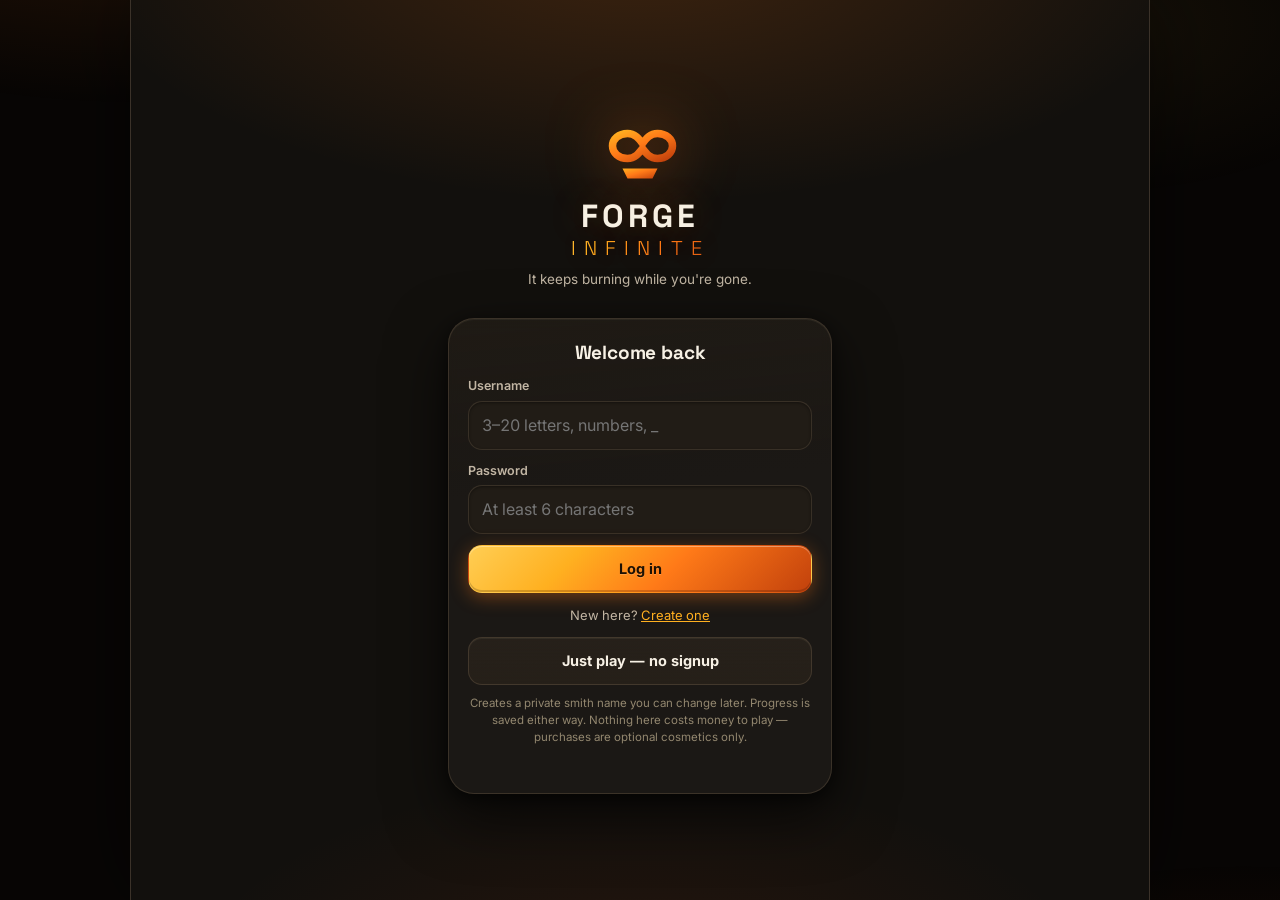
<file: htdocs/index.html>
<!DOCTYPE html>
<html lang="en">
<head>
<meta charset="utf-8">
<meta name="viewport" content="width=device-width,initial-scale=1,viewport-fit=cover,maximum-scale=5">
<title>Forge Infinite — an idle forge that never sleeps</title>
<meta name="description" content="Forge Infinite is a free browser idle game. Build an endless forge, collect cosmetics, prestige for permanent power. No install, no ads, no pay-to-win.">
<meta name="theme-color" content="#14120F">
<meta name="color-scheme" content="dark light">
<meta name="mobile-web-app-capable" content="yes">
<meta name="apple-mobile-web-app-capable" content="yes">
<meta name="apple-mobile-web-app-status-bar-style" content="black-translucent">
<meta name="apple-mobile-web-app-title" content="Forge Infinite">
<meta name="format-detection" content="telephone=no">

<!-- Open Graph / social card -->
<meta property="og:type" content="website">
<meta property="og:title" content="Forge Infinite">
<meta property="og:description" content="An idle forge that keeps burning while you're gone. Free in your browser.">
<meta property="og:image" content="assets/og.svg">
<meta name="twitter:card" content="summary_large_image">

<link rel="manifest" href="manifest.webmanifest">
<link rel="icon" href="assets/icon.svg" type="image/svg+xml">
<link rel="apple-touch-icon" href="assets/icon-192.png">
<!-- Critical paint: match the app theme before CSS arrives (no white flash) -->
<style>html{background:#080605}#boot{position:fixed;inset:0;display:grid;place-items:center;background:#080605;color:#C2B6A4;font-family:system-ui,sans-serif;z-index:200}</style>
<link rel="stylesheet" href="css/style.css?v=2.0.0">

<!-- Fonts are optional: the system stack below is the real fallback, so the game
     renders instantly even if the network is blocked. -->
<link rel="preconnect" href="https://fonts.googleapis.com">
<link rel="preconnect" href="https://fonts.gstatic.com" crossorigin>
<link rel="stylesheet" href="https://fonts.googleapis.com/css2?family=Inter:wght@400;600;700&family=Space+Grotesk:wght@500;700&display=swap" media="print" onload="this.media='all'">
<noscript><link rel="stylesheet" href="https://fonts.googleapis.com/css2?family=Inter:wght@400;600;700&family=Space+Grotesk:wght@500;700&display=swap"></noscript>
</head>
<body>

<div id="boot">
  <div style="text-align:center">
    <svg class="logo" viewBox="0 0 64 64" aria-hidden="true" style="width:76px;height:76px;margin:0 auto">
      <defs><linearGradient id="bootg" x1="0" y1="0" x2="1" y2="1">
        <stop offset="0" stop-color="#FFB020"/><stop offset=".45" stop-color="#FF7A18"/>
        <stop offset="1" stop-color="#C2410C"/></linearGradient></defs>
      <path d="M22 22c-7 0-12 4.5-12 10s5 10 12 10c6 0 9-4 12-8 3 4 6 8 12 8 7 0 12-4.5 12-10s-5-10-12-10c-6 0-9 4-12 8-3-4-6-8-12-8z"
            fill="none" stroke="url(#bootg)" stroke-width="6" stroke-linejoin="round"/>
      <path d="M18 50h28l-4 8H22z" fill="url(#bootg)"/>
    </svg>
    <p>Lighting the forge…</p>
  </div>
</div>

<div id="app" aria-live="polite"></div>

<canvas id="fx" aria-hidden="true"></canvas>
<div id="floaters" aria-hidden="true"></div>
<div id="flash" aria-hidden="true"></div>
<div id="toasts" aria-live="polite" aria-atomic="false"></div>
<div id="modals"></div>

<noscript>
  <div style="padding:40px 20px;text-align:center;font-family:system-ui">
    <h1 style="font-size:22px">Forge Infinite needs JavaScript</h1>
    <p style="color:#B8AEA1">Enable JavaScript to play. Nothing else is required — no install, no plugin.</p>
  </div>
</noscript>

<script type="module" src="js/main.js?v=1.0.0"></script>
</body>
</html>
</file>
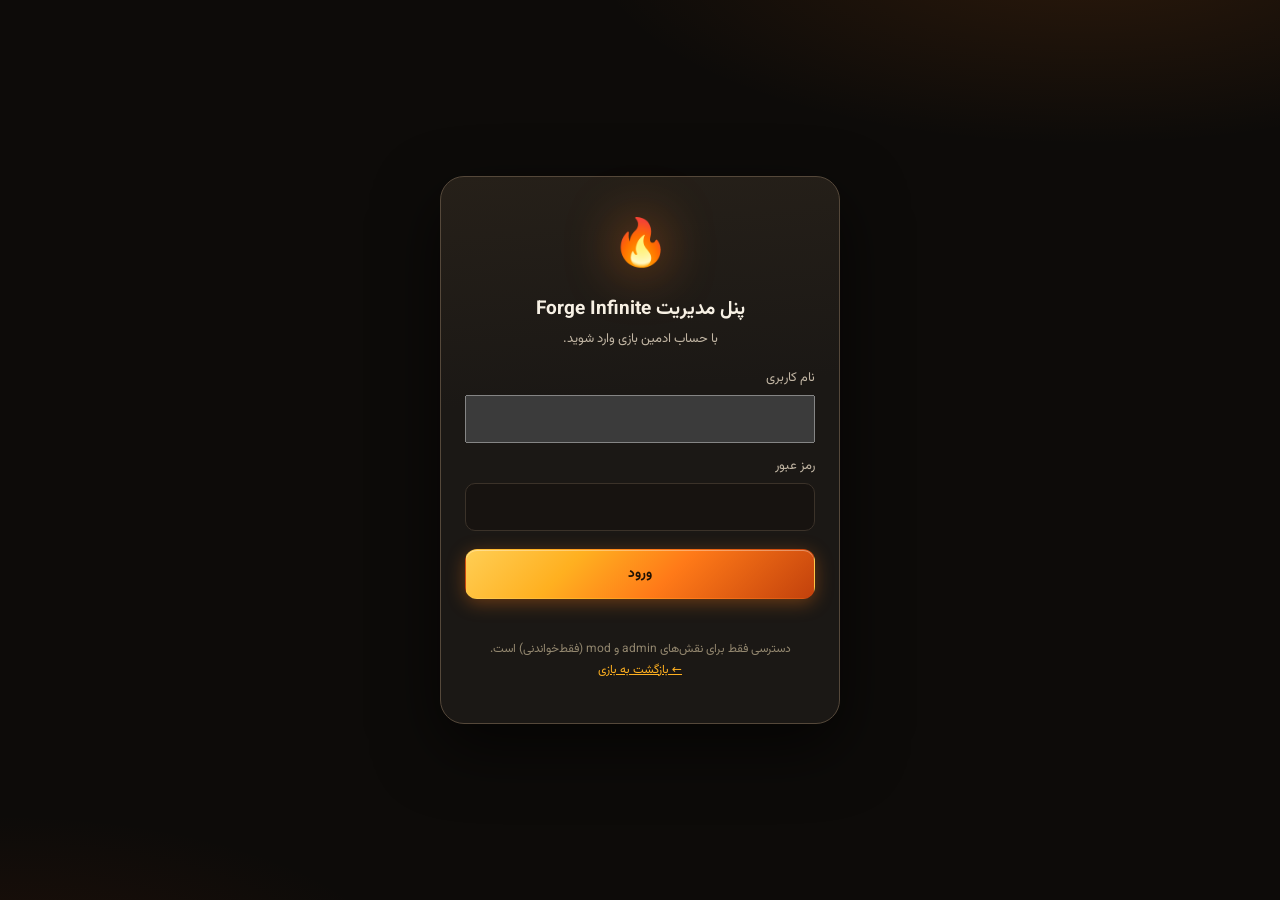
<file: htdocs/admin/index.html>
<!DOCTYPE html>
<html lang="fa" dir="rtl">
<head>
<meta charset="utf-8">
<meta name="viewport" content="width=device-width,initial-scale=1,viewport-fit=cover">
<title>پنل مدیریت · Forge Infinite</title>
<meta name="robots" content="noindex,nofollow">
<meta name="theme-color" content="#12100D">
<meta name="color-scheme" content="dark">
<link rel="icon" href="../assets/icon.svg" type="image/svg+xml">
<link rel="stylesheet" href="admin.css?v=2.0.0">
<link rel="preconnect" href="https://fonts.googleapis.com">
<link rel="preconnect" href="https://fonts.gstatic.com" crossorigin>
<link rel="stylesheet" href="https://fonts.googleapis.com/css2?family=Vazirmatn:wght@400;600;700;800&display=swap" media="print" onload="this.media='all'">
<noscript><link rel="stylesheet" href="https://fonts.googleapis.com/css2?family=Vazirmatn:wght@400;600;700;800&display=swap"></noscript>
</head>
<body>

<!-- ===== login ===== -->
<section id="loginView" class="login-wrap">
  <form id="loginForm" class="login-card" autocomplete="off">
    <div class="login-logo" aria-hidden="true">🔥</div>
    <h1>پنل مدیریت Forge Infinite</h1>
    <p class="sub">با حساب ادمین بازی وارد شوید.</p>
    <label>نام کاربری<input id="lgUser" required autocomplete="username" dir="ltr"></label>
    <label>رمز عبور<input id="lgPass" type="password" required autocomplete="current-password" dir="ltr"></label>
    <button class="btn btn-primary btn-block" type="submit">ورود</button>
    <p id="lgErr" class="err" role="alert"></p>
    <p class="fine">دسترسی فقط برای نقش‌های admin و mod (فقط‌خواندنی) است.<br>
    <a href="../">← بازگشت به بازی</a></p>
  </form>
</section>

<!-- ===== app ===== -->
<div id="appView" class="app hidden">
  <header class="topbar">
    <div class="brand"><span class="brand-ic">🔥</span> Forge Infinite <em>Admin</em></div>
    <div class="top-actions">
      <span id="meChip" class="chip"></span>
      <a class="btn btn-sm btn-ghost" href="../" target="_blank" rel="noopener">🎮 بازی</a>
      <button id="logoutBtn" class="btn btn-sm btn-ghost">خروج</button>
    </div>
  </header>

  <nav class="tabs" id="tabs">
    <button data-view="overview" class="on">📊 نمای کلی</button>
    <button data-view="economy">💰 اقتصاد</button>
    <button data-view="retention">📈 ریتنشن</button>
    <button data-view="players">👥 بازیکنان</button>
    <button data-view="events">🧾 رویدادها</button>
    <button data-view="ledger">📒 دفتر کل</button>
    <button data-view="system">🛡️ سیستم</button>
  </nav>

  <main id="content" class="content" aria-live="polite">
    <div class="loading">در حال بارگذاری…</div>
  </main>
</div>

<!-- player drawer -->
<div id="drawer" class="drawer-back hidden">
  <aside class="drawer" role="dialog" aria-modal="true" aria-label="جزئیات بازیکن">
    <button class="drawer-x" id="drawerX" aria-label="بستن">✕</button>
    <div id="drawerBody">…</div>
  </aside>
</div>

<div id="toasts" aria-live="polite"></div>

<script src="admin.js?v=2.0.0"></script>
</body>
</html>
</file>
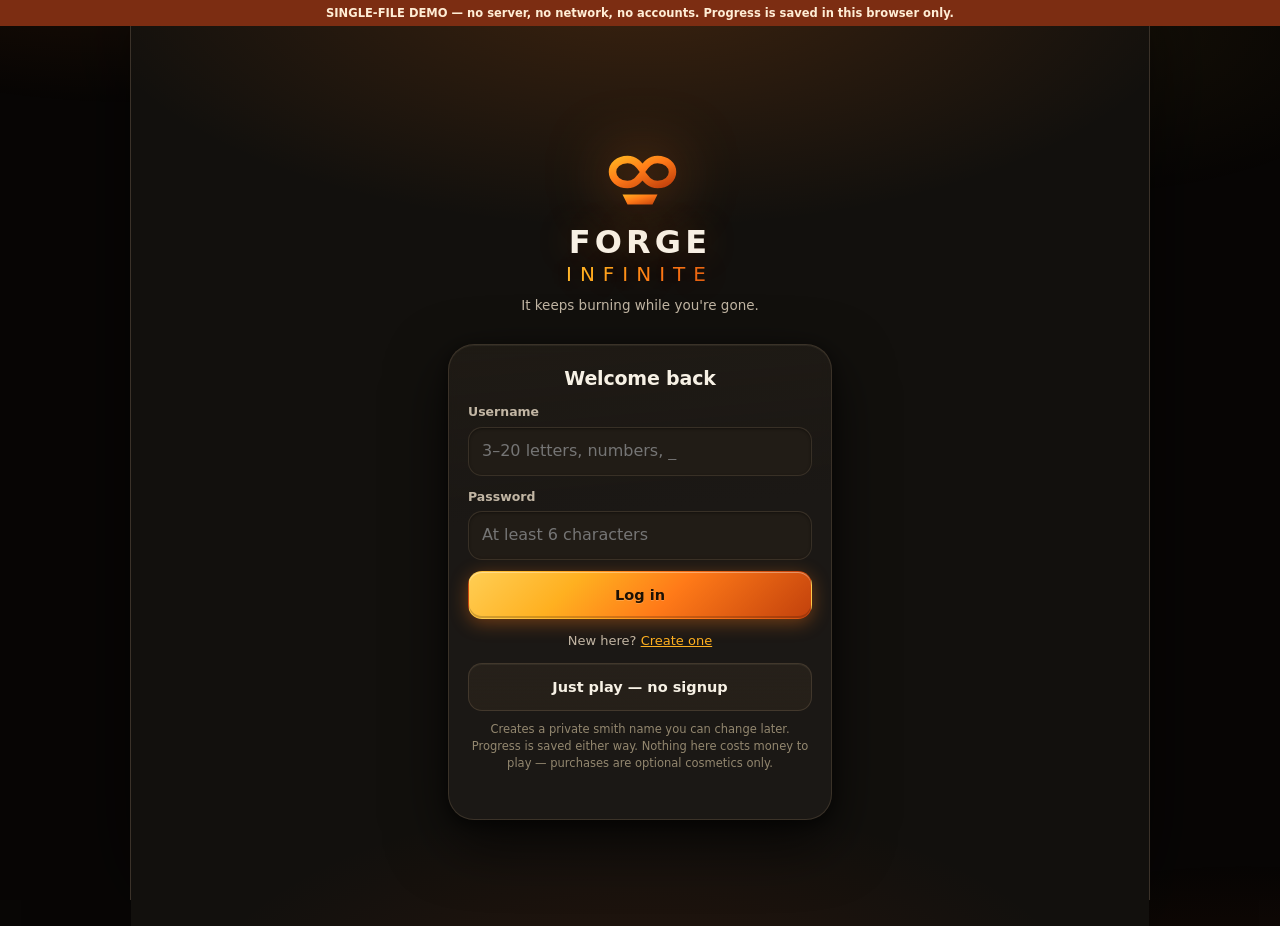
<file: forge-infinite-demo.html>
<!DOCTYPE html>
<html lang="en">
<head>
<meta charset="utf-8">
<meta name="viewport" content="width=device-width,initial-scale=1,viewport-fit=cover,maximum-scale=5">
<title>Forge Infinite — single-file demo</title>
<meta name="description" content="Forge Infinite: a free idle forge game. Self-contained single-file demo build.">
<meta name="theme-color" content="#14120F">
<meta name="color-scheme" content="dark light">
<meta name="robots" content="noindex,nofollow">
<style>
/* =====================================================================
   FORGE INFINITE — style.css  ·  v2 "AAA Ember" design system
   Dark-first, warm-neutral, molten-ember accent. Mobile-first.
   Zero hardcoded colors in components — tokens only.
   Layered glass surfaces · cinematic glow · spring motion · WCAG AA.
   ===================================================================== */

/* ---------- tokens ---------- */
:root {
  color-scheme: dark;
  --bg-void:#080605; --bg-base:#12100D;
  --surface-1:#1B1815; --surface-2:#262019; --surface-3:#342B21;
  --line:#3B3229; --line-strong:#55483A;
  --fg:#F7F1E5; --fg-muted:#C2B6A4; --fg-dim:#93876F; --fg-inverse:#1D1104;
  --ember:#FF7A18; --ember-hot:#FFB020; --ember-deep:#C2410C; --steel:#7DD3FC;
  --gold:#FFC53D; --gem:#2DD4BF; --token:#E879F9;
  --ok:#4ADE80; --warn:#FBBF24; --bad:#F87171; --info:#7DD3FC;
  --r-common:#A8A29E; --r-uncommon:#4ADE80; --r-rare:#60A5FA;
  --r-epic:#C084FC; --r-legendary:#FBBF24; --r-limited:#FB7185;
  --grad-ember:linear-gradient(135deg,#FFCE54,#FFB020 30%,#FF7A18 58%,#C2410C);
  --grad-gold:linear-gradient(135deg,#FFE9A8,#FFC53D 48%,#D97706);
  --grad-panel:linear-gradient(165deg,color-mix(in srgb,var(--surface-2) 62%,transparent),color-mix(in srgb,var(--surface-1) 88%,transparent));
  --glass:color-mix(in srgb,var(--surface-1) 78%,transparent);
  --glow-ember:0 0 22px color-mix(in srgb,var(--ember) 34%,transparent);
  --glow-gold:0 0 22px color-mix(in srgb,var(--gold) 34%,transparent);
  --hi:inset 0 1px 0 rgba(255,244,220,.055);
  --r-sm:10px; --r-md:14px; --r-lg:20px; --r-xl:26px;
  --nav-h:62px; --hud-h:60px;
  --shadow-1:0 1px 2px rgba(0,0,0,.45),0 4px 14px rgba(0,0,0,.28);
  --shadow-2:0 10px 34px rgba(0,0,0,.55),0 2px 8px rgba(0,0,0,.4);
  --shadow-3:0 22px 60px rgba(0,0,0,.65),0 4px 16px rgba(0,0,0,.5);
  --ease-spring:cubic-bezier(.2,.9,.26,1.18);
  --ease-out:cubic-bezier(.16,.8,.26,1);
  --tap:48px;
  --font:"Inter","Segoe UI",system-ui,-apple-system,"Helvetica Neue",Arial,sans-serif;
  --font-display:"Space Grotesk","Inter","Segoe UI",system-ui,sans-serif;
}
[data-theme="midnight"],[data-theme="verdant"],[data-theme="bone"] { color-scheme: light dark; }
[data-theme="midnight"]{
  --bg-void:#05070D; --bg-base:#0B0F18; --surface-1:#141B28; --surface-2:#1C2638; --surface-3:#273449;
  --line:#2B3A52; --line-strong:#40536F; --fg:#E8F0FC; --fg-muted:#A9BBD3; --fg-dim:#7A8CA5;
  --ember:#60A5FA; --ember-hot:#93C5FD; --ember-deep:#1D4ED8;
  --grad-ember:linear-gradient(135deg,#BFDBFE,#93C5FD 30%,#60A5FA 58%,#1D4ED8);
  --hi:inset 0 1px 0 rgba(220,236,255,.06);
}
[data-theme="verdant"]{
  --bg-void:#060A07; --bg-base:#0C130E; --surface-1:#15201A; --surface-2:#1D2C23; --surface-3:#283A2F;
  --line:#2C3F34; --line-strong:#40604C; --fg:#EAF5EC; --fg-muted:#ABC2B1; --fg-dim:#7E9686;
  --ember:#4ADE80; --ember-hot:#86EFAC; --ember-deep:#15803D;
  --grad-ember:linear-gradient(135deg,#BBF7D0,#86EFAC 30%,#4ADE80 58%,#15803D);
  --hi:inset 0 1px 0 rgba(224,255,233,.06);
}
[data-theme="bone"]{
  --bg-void:#E9E1D1; --bg-base:#F7F2E8; --surface-1:#FFFFFF; --surface-2:#FBF7EF; --surface-3:#EFE7D7;
  --line:#DCD2BD; --line-strong:#BFAF93; --fg:#241C12; --fg-muted:#5A4E3E; --fg-dim:#7D7161;
  --fg-inverse:#FFF7ED; --ember:#C2410C; --ember-hot:#EA580C; --ember-deep:#7C2D12;
  --grad-ember:linear-gradient(135deg,#FB923C,#EA580C 45%,#C2410C 70%,#7C2D12);
  --grad-panel:linear-gradient(165deg,#FFFFFF,#FAF4E8);
  --hi:inset 0 1px 0 rgba(255,255,255,.8);
  --shadow-1:0 1px 2px rgba(60,40,10,.14),0 4px 14px rgba(60,40,10,.08);
  --shadow-2:0 10px 30px rgba(60,40,10,.18);
  --shadow-3:0 22px 54px rgba(60,40,10,.22);
}

/* ---------- reset ---------- */
*,*::before,*::after{box-sizing:border-box}
html,body{margin:0;padding:0;height:100%}
html{-webkit-text-size-adjust:100%}
body{
  background:var(--bg-void); color:var(--fg);
  font-family:var(--font); font-size:15px; line-height:1.55;
  overscroll-behavior:none; -webkit-tap-highlight-color:transparent;
  font-variant-numeric:tabular-nums; font-feature-settings:"tnum" 1;
  text-rendering:optimizeLegibility; -webkit-font-smoothing:antialiased;
}
/* cinematic ambient: two drifting ember nebulae behind everything */
body::before{
  content:""; position:fixed; inset:-12%; z-index:0; pointer-events:none;
  background:
    radial-gradient(ellipse 46% 34% at 18% -4%, color-mix(in srgb,var(--ember) 15%,transparent), transparent 68%),
    radial-gradient(ellipse 40% 30% at 88% 108%, color-mix(in srgb,var(--ember-deep) 13%,transparent), transparent 70%),
    radial-gradient(ellipse 30% 22% at 78% 12%, color-mix(in srgb,var(--gold) 6%,transparent), transparent 70%);
  animation:ambient 26s ease-in-out infinite alternate;
}
@keyframes ambient{from{transform:translate3d(-1.6%,-1%,0) scale(1)}to{transform:translate3d(1.6%,1.4%,0) scale(1.05)}}
img,svg{display:block;max-width:100%}
button,input,select,textarea{font:inherit;color:inherit}
h1,h2,h3,h4{font-family:var(--font-display);margin:0;line-height:1.25;letter-spacing:-.01em}
p{margin:.4em 0}
a{color:var(--ember-hot)}
hr{border:0;border-top:1px solid var(--line);margin:14px 0}
::selection{background:color-mix(in srgb,var(--ember) 55%,transparent);color:var(--fg)}
.small{font-size:12.5px;color:var(--fg-muted)}
.dim{color:var(--fg-dim)}
.mt{margin-top:26px}
.empty{padding:26px 16px;text-align:center;color:var(--fg-dim)}

/* ---------- app frame ---------- */
#app{
  position:relative; display:flex; flex-direction:column; z-index:1;
  height:100dvh; min-height:100vh; max-width:640px; margin:0 auto;
  background:
    linear-gradient(180deg,color-mix(in srgb,var(--bg-base) 88%,transparent),var(--bg-base) 240px);
  will-change:transform;
}
@media (min-width:900px){
  #app{max-width:1020px;height:100dvh;border-left:1px solid var(--line);border-right:1px solid var(--line);
    box-shadow:0 0 90px rgba(0,0,0,.55)}
}
#fx{position:fixed;inset:0;width:100%;height:100%;pointer-events:none;z-index:60}
#floaters{position:fixed;inset:0;pointer-events:none;z-index:61;overflow:hidden}
#flash{position:fixed;inset:0;pointer-events:none;z-index:59;opacity:0;background:transparent}

/* ---------- boot ---------- */
#boot{position:fixed;inset:0;z-index:200;display:grid;place-items:center;
  background:radial-gradient(circle at 50% 32%,color-mix(in srgb,var(--ember) 14%,transparent),transparent 55%),var(--bg-void);
  transition:opacity .45s var(--ease-out)}
#boot.gone{opacity:0;pointer-events:none}
#boot .logo{width:84px;height:84px;animation:bob 1.6s ease-in-out infinite;filter:drop-shadow(0 0 26px color-mix(in srgb,var(--ember) 55%,transparent))}
#boot p{margin-top:16px;color:var(--fg-muted);font-size:12.5px;letter-spacing:.16em;text-transform:uppercase;animation:bootPulse 1.6s ease-in-out infinite}
@keyframes bob{0%,100%{transform:translateY(0)}50%{transform:translateY(-7px)}}
@keyframes bootPulse{0%,100%{opacity:.55}50%{opacity:1}}

/* ---------- HUD ---------- */
.hud{
  flex:0 0 auto; display:grid; grid-template-columns:auto 1fr auto auto; gap:8px; align-items:center;
  padding:calc(env(safe-area-inset-top) + 9px) 12px 9px;
  background:linear-gradient(180deg,var(--glass),color-mix(in srgb,var(--surface-1) 55%,transparent));
  backdrop-filter:blur(14px) saturate(1.25); -webkit-backdrop-filter:blur(14px) saturate(1.25);
  border-bottom:1px solid color-mix(in srgb,var(--line) 80%,transparent);
  box-shadow:0 8px 24px rgba(0,0,0,.28),var(--hi);
  position:relative; z-index:20;
}
.hud::after{content:"";position:absolute;left:0;right:0;bottom:-1px;height:1px;
  background:linear-gradient(90deg,transparent,color-mix(in srgb,var(--ember) 55%,transparent),transparent);opacity:.5}
.hud-logo{width:36px;height:36px;background:none;border:0;padding:0;cursor:pointer;border-radius:50%;
  transition:transform .2s var(--ease-spring)}
.hud-logo:hover{transform:scale(1.07) rotate(-3deg)}
.hud-logo .logo{width:36px;height:36px;filter:drop-shadow(0 0 10px color-mix(in srgb,var(--ember) 45%,transparent))}
.hud-res{display:flex;gap:6px;justify-content:center;flex-wrap:nowrap;min-width:0}
.res{
  display:flex;align-items:center;gap:4px;min-width:0;
  background:linear-gradient(180deg,color-mix(in srgb,var(--surface-3) 55%,transparent),color-mix(in srgb,var(--surface-2) 72%,transparent));
  border:1px solid color-mix(in srgb,var(--line-strong) 55%,transparent);border-radius:999px;padding:3px 10px 3px 7px;
  box-shadow:var(--hi),0 2px 8px rgba(0,0,0,.3);
}
.res-ic{font-size:13px;line-height:1;filter:drop-shadow(0 1px 3px rgba(0,0,0,.5))}
.res-v{font-family:var(--font-display);font-weight:700;font-size:13.5px;white-space:nowrap}
.res-gold .res-v{color:var(--gold);text-shadow:0 0 12px color-mix(in srgb,var(--gold) 40%,transparent)}
.res-gems .res-v{color:var(--gem);text-shadow:0 0 12px color-mix(in srgb,var(--gem) 38%,transparent)}
.res-energy .res-v{color:var(--steel);text-shadow:0 0 12px color-mix(in srgb,var(--steel) 38%,transparent)}
.hud-lvl{min-width:82px}
.lvl-row{display:flex;justify-content:space-between;gap:6px;font-size:11.5px;color:var(--fg-muted);font-weight:600}
.lvl-row .gps{color:var(--ember-hot)}
.xpbar{height:6px;border-radius:3px;background:color-mix(in srgb,var(--surface-3) 80%,#000);overflow:hidden;margin-top:3px;
  box-shadow:inset 0 1px 2px rgba(0,0,0,.55)}
.xpbar i{display:block;height:100%;background:var(--grad-ember);border-radius:3px;
  box-shadow:0 0 10px color-mix(in srgb,var(--ember) 55%,transparent);transition:width .35s var(--ease-out)}
.hud-gear{width:36px;height:36px;border-radius:50%;cursor:pointer;
  background:linear-gradient(180deg,color-mix(in srgb,var(--surface-3) 55%,transparent),color-mix(in srgb,var(--surface-2) 72%,transparent));
  border:1px solid color-mix(in srgb,var(--line-strong) 55%,transparent);box-shadow:var(--hi);
  transition:transform .25s var(--ease-spring)}
.hud-gear:hover{transform:rotate(24deg)}
.hud-gear:active{transform:scale(.92)}

/* ---------- stage ---------- */
.stage{
  flex:1 1 auto; overflow-y:auto; overflow-x:hidden; -webkit-overflow-scrolling:touch;
  padding-bottom:calc(var(--nav-h) + env(safe-area-inset-bottom) + 14px);
  scrollbar-width:thin; scrollbar-color:var(--line-strong) transparent;
}
.stage::-webkit-scrollbar{width:5px}
.stage::-webkit-scrollbar-thumb{background:var(--line-strong);border-radius:3px}
.screen{padding:16px 13px 26px;display:flex;flex-direction:column;gap:14px}
.screen-h{font-size:21px;font-weight:700}
.screen-sub{margin:-8px 0 0;color:var(--fg-muted);font-size:13px}

/* ---------- tab bar (thumb zone) ---------- */
.tabbar{
  position:absolute;left:0;right:0;bottom:0;z-index:30;
  display:grid;grid-template-columns:repeat(5,1fr);
  padding-bottom:env(safe-area-inset-bottom);
  background:linear-gradient(0deg,var(--glass),color-mix(in srgb,var(--surface-1) 62%,transparent));
  backdrop-filter:blur(16px) saturate(1.3); -webkit-backdrop-filter:blur(16px) saturate(1.3);
  border-top:1px solid color-mix(in srgb,var(--line) 80%,transparent);
  box-shadow:0 -10px 30px rgba(0,0,0,.35),var(--hi);
}
.tabbar::before{content:"";position:absolute;left:0;right:0;top:-1px;height:1px;
  background:linear-gradient(90deg,transparent,color-mix(in srgb,var(--ember) 45%,transparent),transparent);opacity:.45}
.tab{
  position:relative;min-height:var(--nav-h);background:none;border:0;cursor:pointer;
  display:flex;flex-direction:column;align-items:center;justify-content:center;gap:2px;color:var(--fg-dim);
  transition:color .18s;
}
.tab::before{content:"";position:absolute;top:5px;width:44px;height:30px;border-radius:999px;
  background:color-mix(in srgb,var(--ember) 16%,transparent);opacity:0;transform:scale(.7);
  transition:opacity .2s,transform .25s var(--ease-spring)}
.tab-icon{font-size:19px;line-height:1;filter:grayscale(1) opacity(.6);transition:filter .18s,transform .22s var(--ease-spring);position:relative}
.tab-label{font-size:10.5px;font-weight:600;letter-spacing:.02em;position:relative}
.tab.on{color:var(--ember-hot)}
.tab.on::before{opacity:1;transform:scale(1)}
.tab.on .tab-icon{filter:none;transform:translateY(-1px) scale(1.1);text-shadow:0 0 14px color-mix(in srgb,var(--ember) 60%,transparent)}
.tab:active .tab-icon{transform:scale(.92)}
.tab-dot{position:absolute;top:8px;right:calc(50% - 21px);width:8px;height:8px;border-radius:50%;
  background:var(--ok);box-shadow:0 0 0 2px var(--surface-1),0 0 10px var(--ok);animation:pulseDot 1.8s ease-in-out infinite}
@keyframes pulseDot{0%,100%{transform:scale(1)}50%{transform:scale(1.35)}}

/* ---------- buttons ---------- */
.btn{
  position:relative;overflow:hidden;
  min-height:var(--tap);padding:11px 16px;border-radius:var(--r-md);border:1px solid transparent;
  font-weight:700;font-size:14.5px;cursor:pointer;background:var(--surface-2);color:var(--fg);
  transition:transform .1s var(--ease-out),filter .15s,box-shadow .2s,background .15s;touch-action:manipulation;
}
.btn:active{transform:scale(.965)}
.btn:disabled{opacity:.45;cursor:not-allowed}
.btn-sm{min-height:38px;padding:7px 12px;font-size:13px;border-radius:var(--r-sm)}
.btn-block{width:100%;display:block}
.btn-primary{
  background:var(--grad-ember);color:var(--fg-inverse);border-color:transparent;
  box-shadow:0 4px 18px color-mix(in srgb,var(--ember) 38%,transparent),inset 0 1px 0 rgba(255,255,255,.35),inset 0 -2px 0 rgba(0,0,0,.18);
  text-shadow:0 1px 0 rgba(255,255,255,.18);
}
.btn-primary::after{content:"";position:absolute;inset:0;
  background:linear-gradient(105deg,transparent 35%,rgba(255,255,255,.4) 50%,transparent 65%);
  transform:translateX(-120%);transition:transform .55s var(--ease-out)}
.btn-primary:not(:disabled):hover{filter:brightness(1.08) saturate(1.05);
  box-shadow:0 6px 26px color-mix(in srgb,var(--ember) 52%,transparent),inset 0 1px 0 rgba(255,255,255,.35)}
.btn-primary:not(:disabled):hover::after{transform:translateX(120%)}
.btn-ghost{background:linear-gradient(180deg,color-mix(in srgb,var(--surface-3) 45%,transparent),var(--surface-2));
  border-color:color-mix(in srgb,var(--line-strong) 60%,transparent);color:var(--fg);box-shadow:var(--hi)}
.btn-ghost:not(:disabled):hover{border-color:var(--ember);color:var(--ember-hot)}
.btn-danger{background:linear-gradient(160deg,#991B1B,#7F1D1D);color:#FEE2E2;border-color:#B91C1C;
  box-shadow:0 4px 16px rgba(185,28,28,.3),inset 0 1px 0 rgba(255,255,255,.15)}
:focus-visible{outline:2px solid var(--ember-hot);outline-offset:2px}

/* ---------- panels ---------- */
.panel{background:var(--grad-panel);border:1px solid color-mix(in srgb,var(--line) 85%,transparent);
  border-radius:var(--r-lg);padding:15px;box-shadow:var(--shadow-1),var(--hi)}
.panel-h{display:flex;align-items:baseline;justify-content:space-between;gap:10px;font-size:15px;margin-bottom:10px}
.panel-h.row{align-items:center}
.panel-hint{font-size:11.5px;color:var(--fg-dim);font-weight:500}

/* ---------- forge ---------- */
.screen-forge{gap:12px}
.forge-head{display:flex;justify-content:space-between;align-items:flex-end;gap:10px;padding:0 2px}
.forge-stat{display:flex;flex-direction:column}
.forge-stat.right{text-align:right;align-items:flex-end}
.forge-stat .lbl{font-size:11px;text-transform:uppercase;letter-spacing:.11em;color:var(--fg-dim)}
.forge-stat .big{font-family:var(--font-display);font-size:32px;font-weight:800;line-height:1.05;color:var(--fg);
  text-shadow:0 0 26px color-mix(in srgb,var(--ember) 30%,transparent)}
.forge-stat .big.ember{background:var(--grad-ember);-webkit-background-clip:text;background-clip:text;color:transparent;
  text-shadow:none;filter:drop-shadow(0 0 14px color-mix(in srgb,var(--ember) 34%,transparent))}
.forge-stat .sub{font-size:11.5px;color:var(--fg-muted)}

.forge-stage{position:relative;display:grid;place-items:center;min-height:38vh;padding:8px 0 4px}
.forge-glow{position:absolute;width:min(80vw,360px);aspect-ratio:1;border-radius:50%;
  background:radial-gradient(circle,color-mix(in srgb,var(--ember) 34%,transparent),color-mix(in srgb,var(--ember) 8%,transparent) 45%,transparent 70%);
  filter:blur(8px);animation:breathe 3.4s ease-in-out infinite;pointer-events:none}
@keyframes breathe{0%,100%{transform:scale(1);opacity:.85}50%{transform:scale(1.1);opacity:1}}
.forge-btn{
  position:relative;width:min(54vw,222px);aspect-ratio:1;border-radius:50%;border:0;cursor:pointer;
  background:
    radial-gradient(circle at 50% 30%,rgba(255,214,140,.16),transparent 46%),
    radial-gradient(circle at 50% 36%,#43301D,#241A12 55%,#150F0B 78%);
  box-shadow:inset 0 0 0 2px color-mix(in srgb,var(--ember-hot) 38%,transparent),
             inset 0 0 0 9px rgba(0,0,0,.28),
             inset 0 -18px 38px rgba(0,0,0,.65),
             inset 0 14px 26px rgba(255,176,32,.14),
             0 14px 40px rgba(0,0,0,.55), 0 0 54px color-mix(in srgb,var(--ember) 26%,transparent);
  display:grid;place-items:center;touch-action:manipulation;user-select:none;-webkit-user-select:none;
  transition:transform .07s ease-out,box-shadow .25s;
}
.forge-btn:hover{box-shadow:inset 0 0 0 2px color-mix(in srgb,var(--ember-hot) 55%,transparent),
  inset 0 0 0 9px rgba(0,0,0,.28),inset 0 -18px 38px rgba(0,0,0,.65),inset 0 14px 26px rgba(255,176,32,.2),
  0 14px 44px rgba(0,0,0,.55),0 0 74px color-mix(in srgb,var(--ember) 40%,transparent)}
.forge-btn.down{transform:scale(.95)}
.forge-anvil{font-size:min(21vw,90px);filter:drop-shadow(0 6px 16px color-mix(in srgb,var(--ember) 55%,transparent)) drop-shadow(0 2px 4px rgba(0,0,0,.6));pointer-events:none}
.forge-ring{position:absolute;inset:-7px;border-radius:50%;pointer-events:none;
  background:conic-gradient(from 210deg,transparent 0 38%,color-mix(in srgb,var(--ember-hot) 65%,transparent) 50%,transparent 62% 100%);
  -webkit-mask:radial-gradient(farthest-side,transparent calc(100% - 3px),#000 calc(100% - 2px));
          mask:radial-gradient(farthest-side,transparent calc(100% - 3px),#000 calc(100% - 2px));
  animation:ringSpin 7s linear infinite;opacity:.8}
@keyframes ringSpin{to{transform:rotate(360deg)}}
.forge-btn.down .forge-ring{animation:ring .35s ease-out}
@keyframes ring{from{transform:scale(1);opacity:.95}to{transform:scale(1.24);opacity:0}}

.combo-wrap{position:absolute;bottom:26px;display:flex;align-items:center;gap:8px;
  background:color-mix(in srgb,var(--bg-void) 72%,transparent);backdrop-filter:blur(8px);
  border:1px solid color-mix(in srgb,var(--ember) 38%,var(--line));border-radius:999px;padding:4px 13px;
  box-shadow:0 4px 18px rgba(0,0,0,.5),0 0 16px color-mix(in srgb,var(--ember) 18%,transparent)}
.combo-x{font-family:var(--font-display);font-weight:800;color:var(--ember-hot);font-size:15px;
  text-shadow:0 0 12px color-mix(in srgb,var(--ember) 55%,transparent)}
.combo-bar{display:block;width:74px;height:5px;border-radius:3px;background:var(--surface-3);overflow:hidden}
.combo-bar i{display:block;height:100%;background:var(--grad-ember);box-shadow:0 0 8px color-mix(in srgb,var(--ember) 60%,transparent)}
.click-hint{position:absolute;bottom:2px;font-size:11.5px;color:var(--fg-dim);letter-spacing:.04em}

.golden{
  position:absolute;width:58px;height:58px;border-radius:50%;border:0;cursor:pointer;font-size:31px;
  background:radial-gradient(circle,#FFF3C4,#FFC53D 55%,color-mix(in srgb,var(--gold) 0%,transparent));
  box-shadow:0 0 34px color-mix(in srgb,var(--gold) 80%,transparent),0 0 80px color-mix(in srgb,var(--gold) 35%,transparent);
  animation:float 2.6s ease-in-out infinite;z-index:5;touch-action:manipulation;
}
.golden.fade{opacity:0;transform:scale(.5);transition:opacity .5s,transform .5s}
@keyframes float{0%,100%{transform:translateY(0) rotate(-4deg)}50%{transform:translateY(-14px) rotate(5deg)}}

/* ---------- claim strip ---------- */
.claim-strip{display:grid;gap:8px}
.claim-card{
  display:grid;grid-template-columns:auto 1fr auto;align-items:center;gap:11px;width:100%;
  min-height:var(--tap);padding:10px 13px;border-radius:var(--r-md);cursor:pointer;text-align:left;
  background:linear-gradient(100deg,color-mix(in srgb,var(--ok) 9%,var(--surface-2)),var(--surface-1));
  border:1px solid color-mix(in srgb,var(--ok) 42%,var(--line));color:var(--fg);
  box-shadow:var(--hi),0 3px 14px rgba(0,0,0,.3);
  transition:transform .12s var(--ease-out),box-shadow .2s;
}
.claim-card.ready,.claim-card{border-color:color-mix(in srgb,var(--ok) 45%,var(--line))}
.claim-card:hover{transform:translateY(-1px);box-shadow:var(--hi),0 6px 20px rgba(0,0,0,.38),0 0 18px color-mix(in srgb,var(--ok) 18%,transparent)}
.claim-card:active{transform:scale(.99)}
.cc-ic{font-size:23px;filter:drop-shadow(0 2px 6px rgba(0,0,0,.5))}
.cc-body{display:flex;flex-direction:column;min-width:0}
.cc-body b{font-size:14px}
.cc-body small{font-size:11.5px;color:var(--fg-muted)}
.cc-cta{font-weight:800;font-size:12.5px;color:var(--ok);text-transform:uppercase;letter-spacing:.06em;
  text-shadow:0 0 12px color-mix(in srgb,var(--ok) 45%,transparent)}
.dot{display:inline-block;width:7px;height:7px;border-radius:50%;background:var(--surface-3);margin-left:3px}
.dot.on{background:var(--ember-hot);box-shadow:0 0 7px color-mix(in srgb,var(--ember-hot) 70%,transparent)}
.dot.big{width:9px;height:9px}
.dot.big.on{background:var(--gold);box-shadow:0 0 9px color-mix(in srgb,var(--gold) 70%,transparent)}

/* ---------- quests ---------- */
.quest-list{display:grid;gap:9px}
.quest{background:linear-gradient(165deg,color-mix(in srgb,var(--surface-3) 38%,transparent),var(--surface-2));
  border:1px solid color-mix(in srgb,var(--line) 85%,transparent);border-radius:var(--r-md);padding:10px 12px;
  box-shadow:var(--hi);transition:border-color .2s,box-shadow .2s}
.quest.ready{border-color:color-mix(in srgb,var(--ok) 58%,var(--line));
  box-shadow:0 0 0 1px color-mix(in srgb,var(--ok) 22%,transparent),0 0 20px color-mix(in srgb,var(--ok) 12%,transparent),var(--hi)}
.quest.claimed{opacity:.55}
.q-main{display:flex;justify-content:space-between;gap:10px;align-items:baseline}
.q-name{font-weight:700;font-size:14px}
.q-prog{font-size:12px;color:var(--fg-muted);font-variant-numeric:tabular-nums}
.q-bar{height:7px;border-radius:4px;background:color-mix(in srgb,var(--surface-3) 78%,#000);overflow:hidden;margin:8px 0;
  box-shadow:inset 0 1px 3px rgba(0,0,0,.55)}
.q-bar i{display:block;height:100%;background:var(--grad-ember);border-radius:4px;
  box-shadow:0 0 10px color-mix(in srgb,var(--ember) 45%,transparent);transition:width .45s var(--ease-out)}
.quest.ready .q-bar i{background:linear-gradient(90deg,#4ADE80,#22C55E);box-shadow:0 0 12px rgba(74,222,128,.5)}
.q-foot{display:flex;justify-content:space-between;align-items:center;gap:10px}
.q-reward{font-size:12.5px;color:var(--fg-muted)}
.q-done{font-size:12.5px;color:var(--ok);font-weight:700}

/* ---------- generators ---------- */
.qty-switch{display:flex;gap:4px;background:color-mix(in srgb,var(--surface-2) 85%,#000);padding:3px;border-radius:999px;
  border:1px solid color-mix(in srgb,var(--line) 85%,transparent);box-shadow:inset 0 1px 3px rgba(0,0,0,.4)}
.qty-switch button{min-height:30px;padding:0 11px;border:0;border-radius:999px;background:none;cursor:pointer;
  font-size:12px;font-weight:700;color:var(--fg-dim);transition:all .18s}
.qty-switch button.on{background:var(--grad-ember);color:var(--fg-inverse);
  box-shadow:0 2px 10px color-mix(in srgb,var(--ember) 45%,transparent)}
.gen-list{display:grid;gap:8px}
.gen{
  display:grid;grid-template-columns:auto 1fr auto;align-items:center;gap:10px;
  background:linear-gradient(165deg,color-mix(in srgb,var(--surface-3) 34%,transparent),var(--surface-2));
  border:1px solid color-mix(in srgb,var(--line) 85%,transparent);border-radius:var(--r-md);padding:9px 11px;
  box-shadow:var(--hi),0 2px 10px rgba(0,0,0,.24);
  transition:border-color .2s,opacity .2s,transform .15s var(--ease-out),box-shadow .2s;
}
.gen.can{border-color:color-mix(in srgb,var(--ember) 42%,var(--line))}
.gen.can:hover{transform:translateY(-1px);box-shadow:var(--hi),0 6px 18px rgba(0,0,0,.32),0 0 16px color-mix(in srgb,var(--ember) 12%,transparent)}
.gen.cant{opacity:.72}
.gen.locked{opacity:.5;border-style:dashed}
.gen-ic{font-size:25px;width:36px;text-align:center;filter:saturate(1.08) drop-shadow(0 2px 5px rgba(0,0,0,.5))}
.gen-body{display:flex;flex-direction:column;min-width:0}
.gen-body b{font-size:13.5px;display:flex;align-items:baseline;gap:6px}
.gen-lv{font-style:normal;font-size:11.5px;color:var(--ember-hot);font-weight:700}
.gen-body small{font-size:11.5px;color:var(--fg-muted);white-space:nowrap;overflow:hidden;text-overflow:ellipsis}
.gen-buy{
  min-height:47px;min-width:98px;padding:6px 11px;border-radius:var(--r-sm);cursor:pointer;position:relative;overflow:hidden;
  background:var(--grad-ember);color:var(--fg-inverse);border:0;display:flex;flex-direction:column;
  align-items:flex-end;justify-content:center;gap:1px;touch-action:manipulation;
  box-shadow:0 3px 14px color-mix(in srgb,var(--ember) 36%,transparent),inset 0 1px 0 rgba(255,255,255,.32);
  transition:transform .09s var(--ease-out),filter .15s;
}
.gen-buy:hover{filter:brightness(1.08)}
.gen-buy:active{transform:scale(.95)}
.gen-buy.disabled{background:var(--surface-3);color:var(--fg-dim);cursor:not-allowed;box-shadow:none}
.gb-qty{font-size:10.5px;font-weight:800;letter-spacing:.05em;opacity:.85}
.gb-cost{font-family:var(--font-display);font-weight:800;font-size:13.5px}

/* ---------- prestige ---------- */
.prestige{display:flex;flex-direction:column;gap:8px}
.prestige.ready{background:
  radial-gradient(ellipse 90% 120% at 50% -30%,color-mix(in srgb,var(--gold) 16%,transparent),transparent 65%),
  linear-gradient(130deg,color-mix(in srgb,var(--gold) 8%,transparent),transparent);
  border-radius:var(--r-md);padding:12px;margin:-2px;border:1px solid color-mix(in srgb,var(--gold) 38%,transparent);
  box-shadow:0 0 26px color-mix(in srgb,var(--gold) 12%,transparent),var(--hi)}
.p-lead{font-size:13.5px;color:var(--fg-muted);margin:0}
.p-lead b{color:var(--fg)}
.p-lead .ember,.ember{color:var(--ember-hot)}
.p-foot{display:flex;justify-content:space-between;align-items:center;gap:10px}
.p-keep{margin:2px 0 0;color:var(--fg-dim)}

/* ---------- skills ---------- */
.skill-list{display:grid;gap:8px}
.skill{display:grid;grid-template-columns:1fr auto;align-items:center;gap:10px;
  background:var(--grad-panel);border:1px solid color-mix(in srgb,var(--line) 85%,transparent);
  border-radius:var(--r-md);padding:11px 12px;box-shadow:var(--hi);transition:border-color .2s,transform .15s var(--ease-out)}
.skill.can{border-color:color-mix(in srgb,var(--ember) 42%,var(--line))}
.skill.can:hover{transform:translateY(-1px)}
.skill.maxed{border-color:color-mix(in srgb,var(--gold) 42%,var(--line));
  box-shadow:0 0 18px color-mix(in srgb,var(--gold) 10%,transparent),var(--hi)}
.skill.cant{opacity:.78}
.sk-body{display:flex;flex-direction:column;gap:2px;min-width:0}
.sk-body b{font-size:14px;display:flex;gap:7px;align-items:baseline}
.sk-body em{font-style:normal;font-size:11.5px;color:var(--ember-hot);font-weight:700}
.sk-body small{font-size:12px;color:var(--fg-muted)}
.sk-body .nxt{color:var(--ok)}
.sk-pips{display:flex;gap:2.5px;margin-top:6px;flex-wrap:wrap}
.sk-pips i{width:8px;height:8px;border-radius:2.5px;background:var(--surface-3);box-shadow:inset 0 1px 2px rgba(0,0,0,.45)}
.sk-pips i.on{background:var(--grad-ember);box-shadow:0 0 7px color-mix(in srgb,var(--ember) 55%,transparent)}

/* ---------- shop ---------- */
.seg{display:flex;gap:4px;background:color-mix(in srgb,var(--surface-1) 88%,#000);border:1px solid color-mix(in srgb,var(--line) 85%,transparent);
  border-radius:999px;padding:4px;box-shadow:inset 0 1px 3px rgba(0,0,0,.4)}
.seg button{flex:1;min-height:38px;border:0;border-radius:999px;background:none;cursor:pointer;
  font-size:12.5px;font-weight:700;color:var(--fg-dim);transition:all .18s}
.seg button.on{background:var(--grad-ember);color:var(--fg-inverse);
  box-shadow:0 2px 12px color-mix(in srgb,var(--ember) 45%,transparent)}
.shop-group{margin-top:16px}
.group-h{font-size:14px;text-transform:capitalize;color:var(--fg-muted);margin-bottom:8px;display:flex;gap:7px;align-items:center}
.shop-grid,.inv-grid{display:grid;grid-template-columns:repeat(auto-fill,minmax(158px,1fr));gap:9px}
.item-card{
  display:flex;flex-direction:column;gap:8px;align-items:center;text-align:center;cursor:pointer;
  background:var(--grad-panel);border:1px solid color-mix(in srgb,var(--line) 85%,transparent);
  border-radius:var(--r-md);padding:12px 8px;min-height:134px;
  box-shadow:var(--hi),0 2px 10px rgba(0,0,0,.24);
  transition:transform .16s var(--ease-out),border-color .2s,box-shadow .25s;
}
.item-card:hover{transform:translateY(-3px);border-color:color-mix(in srgb,var(--ember) 38%,var(--line));
  box-shadow:var(--hi),0 10px 24px rgba(0,0,0,.38)}
.item-card:active{transform:scale(.975)}
.item-card.owned{opacity:.62}
.item-card.cant .price{color:var(--bad)}
.item-art{width:58px;height:58px;border-radius:var(--r-md);display:grid;place-items:center;font-size:27px;
  background:radial-gradient(circle at 50% 28%,color-mix(in srgb,var(--surface-3) 85%,transparent),var(--surface-2));
  border:1px solid var(--line);box-shadow:inset 0 1px 0 rgba(255,244,220,.06),0 3px 10px rgba(0,0,0,.3)}
.item-body{display:flex;flex-direction:column;gap:3px;width:100%}
.item-name{font-size:12.5px;font-weight:700;line-height:1.3}
.item-meta{display:flex;flex-direction:column;gap:2px;font-size:11px;color:var(--fg-dim)}
.item-meta .rarity{letter-spacing:.02em}
.price{font-weight:800;font-family:var(--font-display)}
.price.ok{color:var(--ok)} .price.no{color:var(--bad)}
.owned-tag{color:var(--ok);font-weight:700}
.r-common .item-art{border-color:var(--r-common)}
.r-uncommon .item-art{border-color:var(--r-uncommon);box-shadow:0 0 10px color-mix(in srgb,var(--r-uncommon) 22%,transparent)}
.r-rare .item-art{border-color:var(--r-rare);box-shadow:0 0 14px color-mix(in srgb,var(--r-rare) 30%,transparent)}
.r-epic .item-art{border-color:var(--r-epic);box-shadow:0 0 16px color-mix(in srgb,var(--r-epic) 38%,transparent)}
.r-legendary .item-art{border-color:var(--r-legendary);animation:legendaryPulse 2.6s ease-in-out infinite}
.r-limited .item-art{border-color:var(--r-limited);animation:limitedPulse 2.6s ease-in-out infinite}
@keyframes legendaryPulse{0%,100%{box-shadow:0 0 14px color-mix(in srgb,var(--r-legendary) 34%,transparent)}50%{box-shadow:0 0 30px color-mix(in srgb,var(--r-legendary) 62%,transparent)}}
@keyframes limitedPulse{0%,100%{box-shadow:0 0 14px color-mix(in srgb,var(--r-limited) 32%,transparent)}50%{box-shadow:0 0 30px color-mix(in srgb,var(--r-limited) 58%,transparent)}}
.r-common-text{color:var(--r-common)} .r-uncommon-text{color:var(--r-uncommon)}
.r-rare-text{color:var(--r-rare)} .r-epic-text{color:var(--r-epic)}
.r-legendary-text{color:var(--r-legendary)} .r-limited-text{color:var(--r-limited)}

.inv-item{display:flex;flex-direction:column;gap:6px}
.inv-item .item-card{min-height:auto;flex:1}
.inv-actions{display:flex;gap:5px}
.inv-actions .btn{flex:1;min-height:36px}
.collection-bar{margin-top:12px;display:flex;flex-direction:column;gap:6px;font-size:12.5px;color:var(--fg-muted)}

.crate-card{display:grid;grid-template-columns:auto 1fr;gap:12px;background:var(--grad-panel);
  border:1px solid color-mix(in srgb,var(--line) 85%,transparent);border-radius:var(--r-lg);padding:15px;margin-bottom:10px;
  box-shadow:var(--shadow-1),var(--hi)}
.crate-art{width:66px;height:66px;border-radius:var(--r-md);display:grid;place-items:center;font-size:33px;
  background:radial-gradient(circle at 50% 28%,color-mix(in srgb,var(--gold) 24%,transparent),var(--surface-2));
  border:1px solid color-mix(in srgb,var(--gold) 30%,var(--line));
  box-shadow:0 0 22px color-mix(in srgb,var(--gold) 16%,transparent),var(--hi);
  animation:bob 3s ease-in-out infinite}
.crate-body h3{font-size:15px;margin-bottom:4px}
.crate-actions{display:flex;flex-wrap:wrap;gap:6px;margin-top:9px}
.crate-actions .btn{flex:1;min-width:120px}

.notice{background:linear-gradient(165deg,color-mix(in srgb,var(--steel) 6%,transparent),var(--surface-1));
  border:1px solid color-mix(in srgb,var(--line) 85%,transparent);border-left:3px solid var(--steel);
  border-radius:var(--r-md);padding:12px 14px;font-size:12.5px;color:var(--fg-muted);margin-top:12px;box-shadow:var(--hi)}
.notice b{color:var(--fg)}
.warn-inline{color:var(--warn)}

.pack-list{display:grid;grid-template-columns:repeat(auto-fill,minmax(148px,1fr));gap:10px}
.pack{position:relative;background:var(--grad-panel);border:1px solid color-mix(in srgb,var(--line) 85%,transparent);
  border-radius:var(--r-lg);padding:16px 12px 14px;display:flex;flex-direction:column;align-items:center;gap:3px;text-align:center;
  box-shadow:var(--shadow-1),var(--hi);transition:transform .16s var(--ease-out),box-shadow .25s}
.pack:hover{transform:translateY(-3px);box-shadow:var(--shadow-2),var(--hi)}
.pack.featured{border-color:var(--ember);
  background:radial-gradient(ellipse 100% 70% at 50% -10%,color-mix(in srgb,var(--ember) 16%,transparent),transparent 70%),var(--grad-panel);
  box-shadow:0 0 0 1px color-mix(in srgb,var(--ember) 30%,transparent),0 10px 30px color-mix(in srgb,var(--ember) 16%,transparent),var(--hi)}
.pack-flag{position:absolute;top:-10px;left:50%;transform:translateX(-50%);background:var(--grad-ember);
  color:var(--fg-inverse);font-size:10px;font-weight:800;letter-spacing:.07em;text-transform:uppercase;
  padding:3px 10px;border-radius:999px;white-space:nowrap;
  box-shadow:0 3px 12px color-mix(in srgb,var(--ember) 50%,transparent)}
.pack-gems{font-family:var(--font-display);font-size:24px;font-weight:800;color:var(--gem);
  text-shadow:0 0 18px color-mix(in srgb,var(--gem) 42%,transparent)}
.pack-bonus{font-size:11.5px;color:var(--ok);font-weight:700}
.pack-usd{font-size:13px;color:var(--fg-muted);margin-bottom:7px}
.free-gems{margin-top:14px;background:var(--grad-panel);border:1px solid color-mix(in srgb,var(--line) 85%,transparent);
  border-radius:var(--r-md);padding:12px 14px;box-shadow:var(--hi)}
.free-gems h4{font-size:14px;margin-bottom:4px}

/* ---------- ranks ---------- */
.lb{display:flex;flex-direction:column;gap:6px}
.lb-row{display:grid;grid-template-columns:auto 1fr auto;align-items:center;gap:10px;
  background:var(--grad-panel);border:1px solid color-mix(in srgb,var(--line) 85%,transparent);
  border-radius:var(--r-md);padding:9px 12px;box-shadow:var(--hi);
  transition:transform .14s var(--ease-out),border-color .2s}
.lb-row:hover{transform:translateX(2px);border-color:color-mix(in srgb,var(--line-strong) 90%,transparent)}
.lb-row.me{border-color:var(--ember);
  background:linear-gradient(100deg,color-mix(in srgb,var(--ember) 14%,transparent),var(--surface-1));
  box-shadow:0 0 20px color-mix(in srgb,var(--ember) 14%,transparent),var(--hi)}
.lb-rank{font-family:var(--font-display);font-weight:800;font-size:14px;width:34px;text-align:center;color:var(--fg-muted)}
.lb-id{display:flex;align-items:center;gap:9px;background:none;border:0;cursor:pointer;padding:0;text-align:left;min-width:0}
.lb-name{display:flex;flex-direction:column;font-weight:700;font-size:13.5px;min-width:0}
.lb-sub{font-size:11.5px;color:var(--fg-dim);font-weight:500}
.lb-score{font-family:var(--font-display);font-weight:800;font-size:13px;color:var(--gold);white-space:nowrap;
  text-shadow:0 0 12px color-mix(in srgb,var(--gold) 30%,transparent)}
.ach-list{display:flex;flex-direction:column;gap:6px}
.ach{display:grid;grid-template-columns:auto 1fr auto;gap:10px;align-items:center;
  background:var(--grad-panel);border:1px solid color-mix(in srgb,var(--line) 85%,transparent);
  border-radius:var(--r-md);padding:9px 12px;box-shadow:var(--hi)}
.ach.on{border-color:color-mix(in srgb,var(--gold) 45%,var(--line));
  box-shadow:0 0 16px color-mix(in srgb,var(--gold) 10%,transparent),var(--hi)}
.ach:not(.on){opacity:.62}
.ach-ic{font-size:20px;filter:drop-shadow(0 2px 5px rgba(0,0,0,.5))}
.ach-body{display:flex;flex-direction:column;gap:3px;min-width:0}
.ach-body b{font-size:13.5px}
.ach-body small{font-size:11.5px;color:var(--fg-muted)}
.ach-body .q-bar{margin:2px 0 0}
.ach-prog{font-size:11.5px;color:var(--fg-dim);white-space:nowrap}

/* ---------- profile / me ---------- */
.avatar{position:relative;display:inline-grid;place-items:center;border-radius:50%;flex:0 0 auto;
  background:radial-gradient(circle at 50% 30%,var(--surface-3),var(--surface-2));
  border:1px solid color-mix(in srgb,var(--line-strong) 65%,transparent);overflow:visible;
  box-shadow:var(--hi),0 3px 10px rgba(0,0,0,.35)}
.avatar-glyph{line-height:1;z-index:2}
.avatar-ring{position:absolute;inset:-3px;border-radius:50%;pointer-events:none}
.avatar-pet{position:absolute;bottom:-5px;right:-7px;font-size:.5em;z-index:3;filter:drop-shadow(0 1px 2px rgba(0,0,0,.5))}
.title-pill{display:inline-block;font-size:10.5px;font-weight:800;letter-spacing:.04em;
  border-radius:999px;padding:1.5px 8px;margin-left:5px;vertical-align:middle;white-space:nowrap}
.badge-chip{font-size:12px;margin-left:3px}
.signature{font-size:12.5px;color:var(--fg-muted);font-style:italic;margin:5px 0 0}

.me-hero{background:
  radial-gradient(ellipse 110% 90% at 50% -34%,color-mix(in srgb,var(--ember) 22%,transparent),transparent 62%),
  linear-gradient(165deg,var(--surface-2),var(--surface-1));
  border:1px solid color-mix(in srgb,var(--line-strong) 55%,transparent);
  border-radius:var(--r-xl);padding:22px 14px 18px;text-align:center;position:relative;overflow:hidden;
  box-shadow:var(--shadow-2),var(--hi)}
.me-hero::before{content:"";position:absolute;inset:0;
  background:radial-gradient(circle at 50% -20%,color-mix(in srgb,var(--ember) 18%,transparent),transparent 62%);pointer-events:none}
.me-avatar{display:grid;place-items:center;margin-bottom:9px;position:relative}
.me-name{font-size:23px;position:relative}
.me-titles{min-height:20px;margin:3px 0 10px;position:relative}
.me-stats{display:grid;grid-template-columns:repeat(4,1fr);gap:6px;position:relative}
.me-stats>div{background:color-mix(in srgb,var(--bg-void) 32%,transparent);border:1px solid color-mix(in srgb,var(--line) 55%,transparent);
  border-radius:var(--r-sm);padding:8px 3px;display:flex;flex-direction:column;box-shadow:var(--hi)}
.me-stats b{font-family:var(--font-display);font-size:15px;color:var(--ember-hot)}
.me-stats small{font-size:10px;color:var(--fg-dim);text-transform:uppercase;letter-spacing:.06em}
.me-actions{display:flex;gap:7px;justify-content:center;margin-top:12px;position:relative}

.slots{display:flex;flex-direction:column;gap:6px;margin-bottom:12px}
.slot-row{display:grid;grid-template-columns:auto 1fr auto;align-items:center;gap:10px;
  background:linear-gradient(165deg,color-mix(in srgb,var(--surface-3) 34%,transparent),var(--surface-2));
  border:1px solid color-mix(in srgb,var(--line) 85%,transparent);border-radius:var(--r-md);
  padding:9px 11px;min-height:var(--tap);box-shadow:var(--hi)}
.slot-ic{font-size:20px;width:27px;text-align:center;filter:drop-shadow(0 2px 4px rgba(0,0,0,.5))}
.slot-body{display:flex;flex-direction:column;min-width:0}
.slot-body b{font-size:13px;text-transform:capitalize}
.slot-body small{font-size:11.5px;color:var(--fg-dim);white-space:nowrap;overflow:hidden;text-overflow:ellipsis}
.slot-ctl{display:flex;align-items:center;justify-content:flex-end;flex:0 0 auto}
.sel{min-height:37px;background:var(--surface-3);border:1px solid color-mix(in srgb,var(--line-strong) 60%,transparent);
  border-radius:var(--r-sm);padding:0 8px;font-size:12.5px;max-width:152px;box-shadow:var(--hi)}

.album{display:grid;grid-template-columns:repeat(auto-fill,minmax(72px,1fr));gap:6px}
.album-cell{background:linear-gradient(165deg,color-mix(in srgb,var(--surface-3) 34%,transparent),var(--surface-2));
  border:1px solid color-mix(in srgb,var(--line) 85%,transparent);border-radius:var(--r-sm);padding:7px 4px;
  display:flex;flex-direction:column;align-items:center;gap:4px;text-align:center;box-shadow:var(--hi)}
.album-cell.no{opacity:.42}
.ac-art{width:39px;height:39px;border-radius:var(--r-sm);display:grid;place-items:center;font-size:20px;
  background:radial-gradient(circle at 50% 28%,color-mix(in srgb,var(--surface-3) 90%,transparent),var(--surface-3))}
.ac-name{font-size:9.5px;line-height:1.25;color:var(--fg-muted);max-width:100%;overflow:hidden}

/* ---------- public profile ---------- */
.public-wrap{display:grid;place-items:center;height:100%;color:var(--fg-muted)}
.pub-profile{display:flex;flex-direction:column;gap:12px}
.pp-top{display:flex;gap:13px;align-items:center}
.pp-top h3{font-size:20px}
.pp-sub{margin:2px 0 0;min-height:18px}
.pp-sig{font-size:12.5px;color:var(--fg-muted);font-style:italic;margin:4px 0 0}
.pp-stats{display:grid;grid-template-columns:repeat(3,1fr);gap:6px}
.pp-stats>div{background:linear-gradient(165deg,color-mix(in srgb,var(--surface-3) 34%,transparent),var(--surface-2));
  border:1px solid color-mix(in srgb,var(--line) 85%,transparent);border-radius:var(--r-sm);padding:9px 4px;text-align:center;box-shadow:var(--hi)}
.pp-stats b{display:block;font-family:var(--font-display);font-size:15px;color:var(--ember-hot)}
.pp-stats small{font-size:10px;color:var(--fg-dim);text-transform:uppercase;letter-spacing:.05em}

/* ---------- modals ---------- */
#modals{position:fixed;inset:0;z-index:100;pointer-events:none}
.modal-back{position:absolute;inset:0;background:radial-gradient(ellipse at 50% 40%,rgba(10,6,3,.55),rgba(4,3,2,.82));
  backdrop-filter:blur(5px) saturate(.9); -webkit-backdrop-filter:blur(5px) saturate(.9);
  opacity:0;transition:opacity .24s;pointer-events:auto}
.modal-back.in{opacity:1}
.modal{
  position:absolute;left:50%;bottom:0;transform:translate(-50%,22px);width:min(100%,560px);
  background:linear-gradient(175deg,color-mix(in srgb,var(--surface-2) 72%,transparent),var(--surface-1) 34%);
  border:1px solid color-mix(in srgb,var(--line-strong) 55%,transparent);
  border-radius:var(--r-xl) var(--r-xl) 0 0;
  padding:20px 17px calc(20px + env(safe-area-inset-bottom));max-height:88dvh;overflow-y:auto;
  opacity:0;transition:opacity .22s,transform .3s var(--ease-spring);pointer-events:auto;
  box-shadow:var(--shadow-3),var(--hi);
}
.modal.in{opacity:1;transform:translate(-50%,0)}
@media (min-width:640px){
  .modal{bottom:auto;top:50%;border-radius:var(--r-xl);transform:translate(-50%,-46%) scale(.96)}
  .modal.in{transform:translate(-50%,-50%) scale(1)}
}
.modal-title{font-size:19px;margin-bottom:10px;text-align:center}
.modal-text{font-size:14px;color:var(--fg-muted);text-align:center}
.modal-actions{display:flex;gap:8px;margin-top:16px}
.modal-actions .btn{flex:1}

.m-reveal,.m-prestige,.m-offline{border:0;background:transparent;box-shadow:none;text-align:center;max-width:430px}
.reveal{display:flex;flex-direction:column;align-items:center;gap:6px;padding:12px 0 0}
.reveal-burst{width:170px;height:170px;border-radius:50%;margin-bottom:-130px;
  background:radial-gradient(circle,color-mix(in srgb,var(--gold) 38%,transparent),transparent 66%);
  animation:breathe 2.4s ease-in-out infinite}
.reveal-art{width:100px;height:100px;border-radius:var(--r-lg);display:grid;place-items:center;font-size:46px;
  background:radial-gradient(circle at 50% 28%,var(--surface-3),var(--surface-2));
  border:2px solid var(--line);box-shadow:var(--shadow-2),var(--hi);
  animation:pop .55s var(--ease-spring)}
@keyframes pop{from{transform:scale(.35) rotate(-9deg);opacity:0}to{transform:scale(1) rotate(0);opacity:1}}
.reveal-art.r-legendary{border-color:var(--r-legendary);box-shadow:0 0 44px color-mix(in srgb,var(--r-legendary) 58%,transparent),var(--shadow-2)}
.reveal-art.r-limited{border-color:var(--r-limited);box-shadow:0 0 44px color-mix(in srgb,var(--r-limited) 52%,transparent),var(--shadow-2)}
.reveal-art.r-epic{border-color:var(--r-epic);box-shadow:0 0 34px color-mix(in srgb,var(--r-epic) 48%,transparent),var(--shadow-2)}
.reveal-rarity{font-size:11.5px;font-weight:800;letter-spacing:.15em;text-transform:uppercase;margin-top:8px}
.reveal-name{font-size:24px;margin:1px 0}
.reveal-note{font-size:13px;color:var(--fg-muted)}
.reveal-note.new{color:var(--ok)}
.m-reveal .modal-actions .btn,.m-prestige .modal-actions .btn,.m-offline .modal-actions .btn{background:var(--surface-2);color:var(--fg);border:1px solid var(--line)}
.m-reveal .btn-primary,.m-prestige .btn-primary,.m-offline .btn-primary{background:var(--grad-ember);color:var(--fg-inverse);border:0}

.prestige-reveal{display:flex;flex-direction:column;align-items:center;gap:2px;padding:14px 0 4px}
.pr-sparks{font-size:15px;color:var(--gold);font-weight:700;letter-spacing:.08em;
  text-shadow:0 0 18px color-mix(in srgb,var(--gold) 50%,transparent)}
.pr-mult{font-family:var(--font-display);font-size:70px;font-weight:800;line-height:1;
  background:var(--grad-ember);-webkit-background-clip:text;background-clip:text;color:transparent;
  filter:drop-shadow(0 0 26px color-mix(in srgb,var(--ember) 45%,transparent));
  animation:pop .65s var(--ease-spring)}
.pr-label{text-transform:uppercase;letter-spacing:.24em;font-size:11px;color:var(--fg-muted)}
.pr-note{font-size:13px;color:var(--fg-muted);margin-top:10px}

.offline{display:flex;flex-direction:column;align-items:center;gap:4px;padding:8px 0 0;position:relative}
.off-glow{position:absolute;top:-46px;width:240px;height:240px;border-radius:50%;
  background:radial-gradient(circle,color-mix(in srgb,var(--ember) 30%,transparent),transparent 68%);
  animation:breathe 3s ease-in-out infinite}
.off-hi{font-family:var(--font-display);font-size:26px;font-weight:800;margin:0}
.off-sub{font-size:13px;color:var(--fg-muted);margin:0}
.off-amount{font-family:var(--font-display);font-size:44px;font-weight:800;
  background:var(--grad-gold);-webkit-background-clip:text;background-clip:text;color:transparent;
  filter:drop-shadow(0 0 22px color-mix(in srgb,var(--gold) 42%,transparent));
  margin:6px 0 2px;min-height:54px}
.off-rate{margin:0}

.odds{display:flex;flex-direction:column;gap:8px}
.odds h4{font-size:14px}
.odds-table{width:100%;border-collapse:collapse;font-size:13px}
.odds-table td{padding:6px 8px;border-bottom:1px solid color-mix(in srgb,var(--line) 70%,transparent)}
.odds-table td.num{text-align:right;font-variant-numeric:tabular-nums;color:var(--fg-muted)}
.r-legendary-row td:first-child{color:var(--r-legendary);font-weight:700}
.r-epic-row td:first-child{color:var(--r-epic)}
.r-rare-row td:first-child{color:var(--r-rare)}

.item-detail{display:flex;flex-direction:column;align-items:center;gap:5px;text-align:center}
.id-art{width:96px;height:96px;border-radius:var(--r-lg);display:grid;place-items:center;font-size:44px;
  background:radial-gradient(circle at 50% 28%,var(--surface-3),var(--surface-2));
  border:2px solid var(--line);margin-bottom:4px;box-shadow:var(--shadow-2),var(--hi)}
.id-art.r-legendary{border-color:var(--r-legendary);box-shadow:0 0 36px color-mix(in srgb,var(--r-legendary) 44%,transparent),var(--shadow-2)}
.id-art.r-epic{border-color:var(--r-epic);box-shadow:0 0 28px color-mix(in srgb,var(--r-epic) 38%,transparent),var(--shadow-2)}
.id-art.r-rare{border-color:var(--r-rare)}
.item-detail h3{font-size:20px}
.id-rarity{font-size:11.5px;font-weight:800;letter-spacing:.11em;text-transform:uppercase;margin:0}
.id-note{font-size:13px;color:var(--fg-muted);margin:4px 0}
.id-price{font-size:17px;margin:6px 0 0}
.id-stock{color:var(--warn);margin:2px 0 0}

.settings{display:flex;flex-direction:column;gap:3px}
.set-row{display:flex;justify-content:space-between;align-items:center;gap:12px;
  min-height:var(--tap);padding:8px 4px;border-bottom:1px solid color-mix(in srgb,var(--line) 70%,transparent);cursor:pointer}
.set-row span{display:flex;flex-direction:column;min-width:0}
.set-row b{font-size:14px;font-weight:600}
.set-row small{font-size:11.5px;color:var(--fg-dim)}
.set-row input{width:24px;height:24px;accent-color:var(--ember);flex:0 0 auto}

/* ---------- toasts & floaters ---------- */
#toasts{position:fixed;left:50%;transform:translateX(-50%);top:calc(env(safe-area-inset-top) + 68px);
  z-index:120;display:flex;flex-direction:column;gap:6px;align-items:center;pointer-events:none;width:min(92vw,420px)}
.toast{background:color-mix(in srgb,var(--surface-3) 86%,transparent);backdrop-filter:blur(10px);
  border:1px solid color-mix(in srgb,var(--line-strong) 75%,transparent);color:var(--fg);
  padding:9px 15px;border-radius:999px;font-size:13px;font-weight:600;box-shadow:var(--shadow-2),var(--hi);
  opacity:0;transform:translateY(-9px) scale(.95);transition:opacity .2s,transform .28s var(--ease-spring);max-width:100%;text-align:center}
.toast.in{opacity:1;transform:none}
.toast.t-ok{border-color:color-mix(in srgb,var(--ok) 58%,var(--line));color:var(--ok);box-shadow:var(--shadow-2),0 0 18px color-mix(in srgb,var(--ok) 18%,transparent)}
.toast.t-err{border-color:color-mix(in srgb,var(--bad) 58%,var(--line));color:var(--bad)}
.toast.t-gold{border-color:color-mix(in srgb,var(--gold) 58%,var(--line));color:var(--gold);
  box-shadow:var(--shadow-2),0 0 18px color-mix(in srgb,var(--gold) 20%,transparent)}

.floater{position:absolute;transform:translate(-50%,-50%);font-family:var(--font-display);font-weight:800;
  font-size:17px;color:var(--gold);text-shadow:0 2px 4px rgba(0,0,0,.8),0 0 16px color-mix(in srgb,var(--gold) 45%,transparent);
  pointer-events:none;animation:fly 1s cubic-bezier(.2,.7,.3,1) forwards;white-space:nowrap}
.floater.f-crit{font-size:27px;color:var(--ember-hot);text-shadow:0 2px 4px rgba(0,0,0,.8),0 0 22px color-mix(in srgb,var(--ember) 65%,transparent)}
.floater.f-gem{font-size:20px;color:var(--gem);text-shadow:0 2px 4px rgba(0,0,0,.8),0 0 18px color-mix(in srgb,var(--gem) 50%,transparent)}
@keyframes fly{0%{opacity:0;transform:translate(-50%,-30%) scale(.7)}
  18%{opacity:1;transform:translate(-50%,-70%) scale(1.14)}
  100%{opacity:0;transform:translate(-50%,-195%) scale(.95)}}

/* ---------- auth ---------- */
.auth-wrap{min-height:100dvh;display:flex;flex-direction:column;align-items:center;justify-content:center;
  gap:22px;padding:28px 18px;position:relative;
  background:
    radial-gradient(ellipse 90% 46% at 50% -6%,color-mix(in srgb,var(--ember) 18%,transparent),transparent 62%),
    radial-gradient(ellipse 70% 40% at 50% 112%,color-mix(in srgb,var(--ember-deep) 12%,transparent),transparent 65%),
    var(--bg-base)}
.auth-brand{text-align:center}
.auth-brand .logo{width:80px;height:80px;margin:0 auto 10px;
  filter:drop-shadow(0 0 30px color-mix(in srgb,var(--ember) 55%,transparent));animation:bob 3.2s ease-in-out infinite}
.wordmark{font-family:var(--font-display);font-size:32px;font-weight:800;letter-spacing:.13em;margin:0;
  text-shadow:0 0 34px color-mix(in srgb,var(--ember) 25%,transparent)}
.wordmark span{display:block;font-weight:300;font-size:20px;letter-spacing:.4em;
  background:var(--grad-ember);-webkit-background-clip:text;background-clip:text;color:transparent}
.tagline{color:var(--fg-muted);font-size:13.5px;margin-top:8px}
.auth-card{width:min(100%,384px);background:linear-gradient(175deg,color-mix(in srgb,var(--surface-2) 66%,transparent),var(--surface-1) 36%);
  border:1px solid color-mix(in srgb,var(--line-strong) 55%,transparent);
  border-radius:var(--r-xl);padding:22px 19px;box-shadow:var(--shadow-3),var(--hi);
  backdrop-filter:blur(6px)}
.auth-card h2{font-size:19px;margin-bottom:12px;text-align:center}
.field{display:flex;flex-direction:column;gap:5px;margin-bottom:11px}
.field span{font-size:12.5px;color:var(--fg-muted);font-weight:600}
.field input{min-height:var(--tap);padding:11px 13px;border-radius:var(--r-md);
  background:color-mix(in srgb,var(--surface-2) 88%,#000);
  border:1px solid color-mix(in srgb,var(--line) 90%,transparent);font-size:16px;
  box-shadow:inset 0 1px 3px rgba(0,0,0,.4);transition:border-color .18s,box-shadow .18s}  /* 16px prevents iOS zoom-on-focus */
.field input:focus{border-color:var(--ember);outline:none;
  box-shadow:inset 0 1px 3px rgba(0,0,0,.4),0 0 0 3px color-mix(in srgb,var(--ember) 22%,transparent),0 0 18px color-mix(in srgb,var(--ember) 14%,transparent)}
.field.inline{flex-direction:row;align-items:center;justify-content:space-between;gap:10px;margin:12px 0 8px}
.field.inline input{flex:1;min-height:38px;font-size:14px}
.auth-alt{text-align:center;font-size:13px;color:var(--fg-muted);margin-top:12px}
.auth-fine{font-size:11.5px;color:var(--fg-dim);text-align:center;margin-top:10px;line-height:1.5}
.auth-error{color:var(--bad);font-size:13px;text-align:center;min-height:18px;margin-top:6px}
#guestBtn{margin-top:12px}

.fatal{padding:40px 20px;text-align:center;display:flex;flex-direction:column;gap:12px;align-items:center}

/* ---------- animations used by cosmetic css descriptors ---------- */
@keyframes fi-pulse{0%,100%{filter:brightness(1)}50%{filter:brightness(1.28)}}
@keyframes fi-shimmer{0%,100%{filter:brightness(1) saturate(1)}50%{filter:brightness(1.22) saturate(1.25)}}
@keyframes fi-hue{0%{filter:hue-rotate(0)}100%{filter:hue-rotate(360deg)}}
@keyframes fi-float{0%,100%{transform:translateY(0)}50%{transform:translateY(-4px)}}
@keyframes fi-bob{0%,100%{transform:translateY(0) rotate(-3deg)}50%{transform:translateY(-3px) rotate(3deg)}}

.pulse{animation:pulseOnce .38s var(--ease-out)}
@keyframes pulseOnce{0%{transform:scale(1)}40%{transform:scale(1.06)}100%{transform:scale(1)}}
.nope{animation:nope .3s ease-in-out}
@keyframes nope{0%,100%{transform:translateX(0)}20%{transform:translateX(-5px)}40%{transform:translateX(5px)}60%{transform:translateX(-3px)}80%{transform:translateX(3px)}}

/* ---------- calm mode: strip the pressure, keep the game ---------- */
body.calm .golden,body.calm .combo-wrap,body.calm .claim-strip,body.calm .crate-card,
body.calm .pack-flag,body.calm .id-stock{display:none !important}
body.calm .forge-glow{animation:none}
body.calm .tab-dot{display:none}
body.calm .forge-ring{animation:none}
body.calm::before{animation:none}

/* ---------- accessibility ---------- */
@media (prefers-reduced-motion: reduce){
  *,*::before,*::after{animation-duration:.001ms !important;animation-iteration-count:1 !important;
    transition-duration:.001ms !important;scroll-behavior:auto !important}
  .golden{animation:none}
  .forge-glow{animation:none}
  body::before{animation:none}
}
@media (prefers-contrast: more){
  :root{--line:#6B6259;--line-strong:#8C8279;--fg:#FFFFFF;--fg-muted:#DED6CA}
}

/* ---------- desktop ---------- */
@media (min-width:900px){
  .screen{padding:22px 24px 32px}
  .forge-stage{min-height:42vh}
  .gen-list{grid-template-columns:1fr 1fr}
  .skill-list{grid-template-columns:1fr 1fr}
  .shop-grid,.inv-grid{grid-template-columns:repeat(auto-fill,minmax(170px,1fr))}
  .tabbar{border-radius:0}
  .tab-label{font-size:11.5px}
}

.demo-banner{position:fixed;top:0;left:0;right:0;z-index:300;background:#7C2D12;color:#FFEDD5;
  font:600 11.5px/1.4 system-ui,sans-serif;text-align:center;padding:5px 10px}
#app,#boot{padding-top:26px}
</style>
</head>
<body>
<div class="demo-banner" role="note">SINGLE-FILE DEMO — no server, no network, no accounts. Progress is saved in this browser only.</div>

<div id="boot"><div style="text-align:center">
  <svg class="logo" viewBox="0 0 64 64" aria-hidden="true" style="width:76px;height:76px;margin:0 auto">
    <defs><linearGradient id="bootg" x1="0" y1="0" x2="1" y2="1">
      <stop offset="0" stop-color="#FFB020"/><stop offset=".45" stop-color="#FF7A18"/>
      <stop offset="1" stop-color="#C2410C"/></linearGradient></defs>
    <path d="M22 22c-7 0-12 4.5-12 10s5 10 12 10c6 0 9-4 12-8 3 4 6 8 12 8 7 0 12-4.5 12-10s-5-10-12-10c-6 0-9 4-12 8-3-4-6-8-12-8z"
          fill="none" stroke="url(#bootg)" stroke-width="6" stroke-linejoin="round"/>
    <path d="M18 50h28l-4 8H22z" fill="url(#bootg)"/>
  </svg>
  <p>Lighting the forge…</p>
</div></div>

<div id="app" aria-live="polite"></div>
<canvas id="fx" aria-hidden="true"></canvas>
<div id="floaters" aria-hidden="true"></div>
<div id="flash" aria-hidden="true"></div>
<div id="toasts" aria-live="polite"></div>
<div id="modals"></div>

<script id="fi-balance" type="application/json">{
  "_meta": {
    "game": "Forge Infinite",
    "version": "1.0",
    "date": "2026-10-25",
    "note": "Single source of truth for all balance numbers. Ship this file to the client as JSON and mirror it server-side in PHP. NEVER trust client values.",
    "currency_symbols": {
      "gold": "🪵",
      "gems": "💎",
      "tokens": "🎖️",
      "energy": "⚡"
    }
  },
  "generators": [
    {
      "id": "apprentice",
      "name": "Apprentice",
      "icon": "🧑‍🔧",
      "tier": 1,
      "base_prod": 1,
      "prod_growth": 1.0,
      "base_cost": 15,
      "cost_growth": 1.18,
      "unlock_level": 1,
      "need_prev_count": 0,
      "payback_secs_at_L1": 15.0,
      "payback_secs_at_L10": 5.3
    },
    {
      "id": "workbench",
      "name": "Wooden Workbench",
      "icon": "🪚",
      "tier": 1,
      "base_prod": 8,
      "prod_growth": 1.0,
      "base_cost": 120,
      "cost_growth": 1.19,
      "unlock_level": 2,
      "need_prev_count": 10,
      "payback_secs_at_L1": 15.0,
      "payback_secs_at_L10": 5.3
    },
    {
      "id": "flywheel",
      "name": "Flywheel",
      "icon": "⚙️",
      "tier": 2,
      "base_prod": 47,
      "prod_growth": 1.0,
      "base_cost": 1000,
      "cost_growth": 1.2,
      "unlock_level": 5,
      "need_prev_count": 15,
      "payback_secs_at_L1": 19.1,
      "payback_secs_at_L10": 7.0
    },
    {
      "id": "workshop",
      "name": "Small Workshop",
      "icon": "🏭",
      "tier": 2,
      "base_prod": 260,
      "prod_growth": 1.0,
      "base_cost": 8000,
      "cost_growth": 1.21,
      "unlock_level": 9,
      "need_prev_count": 20,
      "payback_secs_at_L1": 25.0,
      "payback_secs_at_L10": 9.5
    },
    {
      "id": "smelter",
      "name": "Smelter",
      "icon": "🔥",
      "tier": 3,
      "base_prod": 1400,
      "prod_growth": 1.0,
      "base_cost": 60000,
      "cost_growth": 1.22,
      "unlock_level": 15,
      "need_prev_count": 25,
      "payback_secs_at_L1": 30.0,
      "payback_secs_at_L10": 11.9
    },
    {
      "id": "assembly",
      "name": "Assembly Line",
      "icon": "🤖",
      "tier": 3,
      "base_prod": 7800,
      "prod_growth": 1.0,
      "base_cost": 450000,
      "cost_growth": 1.23,
      "unlock_level": 22,
      "need_prev_count": 25,
      "payback_secs_at_L1": 33.3,
      "payback_secs_at_L10": 13.7
    },
    {
      "id": "robot",
      "name": "Auto-Robot",
      "icon": "🦾",
      "tier": 4,
      "base_prod": 44000,
      "prod_growth": 1.0,
      "base_cost": 3500000,
      "cost_growth": 1.24,
      "unlock_level": 30,
      "need_prev_count": 30,
      "payback_secs_at_L1": 36.4,
      "payback_secs_at_L10": 15.5
    },
    {
      "id": "cloudplant",
      "name": "Cloud Factory",
      "icon": "☁️",
      "tier": 4,
      "base_prod": 260000,
      "prod_growth": 1.0,
      "base_cost": 28000000,
      "cost_growth": 1.25,
      "unlock_level": 40,
      "need_prev_count": 30,
      "payback_secs_at_L1": 46.2,
      "payback_secs_at_L10": 20.5
    },
    {
      "id": "quantum",
      "name": "Quantum Core",
      "icon": "⚛️",
      "tier": 5,
      "base_prod": 1600000,
      "prod_growth": 1.0,
      "base_cost": 120000000,
      "cost_growth": 1.26,
      "unlock_level": 52,
      "need_prev_count": 32,
      "payback_secs_at_L1": 59.4,
      "payback_secs_at_L10": 27.4
    },
    {
      "id": "riftgate",
      "name": "Rift Gate",
      "icon": "🌀",
      "tier": 5,
      "base_prod": 12000000,
      "prod_growth": 1.0,
      "base_cost": 900000000,
      "cost_growth": 1.27,
      "unlock_level": 65,
      "need_prev_count": 35,
      "payback_secs_at_L1": 75.0,
      "payback_secs_at_L10": 35.9
    }
  ],
  "formulas": {
    "upgrade_cost": "base_cost * cost_growth^(level)",
    "upgrade_prod": "base_prod * level        // prod_growth = 1.00 → LINEAR; this is deliberate (see pacing_note)",
    "gps_raw": "sum(upgrade_prod) for level > 0",
    "gps": "gps_raw * prestige_mult * skill_mult * buff_mult * zone_mult",
    "prestige_mult": "1 + 0.02 * sparks",
    "click_value": "(base_click + 0.05 * gps_raw) * click_skill_mult * combo_mult * golden_mult",
    "base_click": "1 + prestige_level",
    "xp_to_next": "floor(100 * 1.35^(level-1))",
    "sparks_on_prestige": "floor(sqrt(lifetime_gold_this_run / 1e6))",
    "offline_gain": "floor(gps * min(now - last_settle, offline_cap) * offline_efficiency)",
    "battle_power": "(sum(level*tier) + 100*prestige_level) * war_doctrine_mult",
    "win_chance": "atk_power / (atk_power + def_power)"
  },
  "idle": {
    "offline_efficiency_base": 0.5,
    "offline_efficiency_per_skill": 0.05,
    "offline_cap_secs_base": 28800,
    "offline_cap_per_skill_secs": 3600,
    "offline_cap_secs_max": 64800,
    "settle_min_secs": 30,
    "sync_interval_ms_active": 10000,
    "sync_interval_ms_hidden_multiplier": 6
  },
  "combo": {
    "window_ms": 2000,
    "per_click_bonus": 0.02,
    "max_bonus": 1.0,
    "crit_chance": 0.05,
    "crit_multiplier": 10,
    "crit_every_n_clicks": 10
  },
  "golden_click": {
    "min_spawn_secs": 45,
    "max_spawn_secs": 180,
    "duration_secs": 15,
    "reward_types": [
      {
        "type": "gps_multiplier",
        "value": 25,
        "weight": 60
      },
      {
        "type": "instant_gps_minutes",
        "value": 5,
        "weight": 30
      },
      {
        "type": "gems",
        "value": 1,
        "weight": 10
      }
    ]
  },
  "idle_surge": {
    "chance_per_min": 0.166,
    "multiplier": 7,
    "duration_secs": 30
  },
  "prestige": {
    "formula": "sparks = floor(coef * (lifetime_gold_this_run / divisor) ** exponent)",
    "coef": 3.0,
    "divisor": 1000000.0,
    "exponent": 0.4,
    "gps_bonus_per_spark": 0.02,
    "min_sparks_to_prestige": 5,
    "gate_multiplier": 1.75,
    "gate": "potential_sparks >= ceil(current_sparks * gate_multiplier)",
    "min_run_days": 0,
    "keeps": [
      "cosmetics",
      "achievements",
      "titles",
      "collection",
      "clan",
      "sparks"
    ],
    "resets": [
      "gold",
      "generator_levels",
      "skills",
      "energy"
    ],
    "reference_curve_30d_sim": [
      {
        "day": 2,
        "sparks": 24,
        "mult": 1.48
      },
      {
        "day": 4,
        "sparks": 43,
        "mult": 1.86
      },
      {
        "day": 7,
        "sparks": 153,
        "mult": 4.06
      },
      {
        "day": 12,
        "sparks": 410,
        "mult": 9.2
      },
      {
        "day": 17,
        "sparks": 891,
        "mult": 18.82
      },
      {
        "day": 22,
        "sparks": 4930,
        "mult": 99.62
      },
      {
        "day": 29,
        "sparks": 15330,
        "mult": 307.58
      }
    ],
    "pacing_targets": {
      "first_prestige_day": [
        2,
        4
      ],
      "prestiges_in_30_days": [
        5,
        10
      ],
      "multiplier_at_day30_min": 100,
      "rift_gate_day": [
        10,
        20
      ]
    }
  },
  "skills": [
    {
      "id": "sharp_hands",
      "name": "Sharp Hands",
      "max": 20,
      "effect": "click_value",
      "per_level": 0.1,
      "base_cost": 5000,
      "growth": 1.6
    },
    {
      "id": "efficient_forge",
      "name": "Efficient Forge",
      "max": 20,
      "effect": "gps",
      "per_level": 0.05,
      "base_cost": 25000,
      "growth": 1.7
    },
    {
      "id": "night_shift",
      "name": "Night Shift",
      "max": 10,
      "effect": "offline",
      "per_level": 0.05,
      "base_cost": 100000,
      "growth": 1.9
    },
    {
      "id": "lucky_star",
      "name": "Lucky Star",
      "max": 10,
      "effect": "drop_rate",
      "per_level": 0.03,
      "base_cost": 150000,
      "growth": 2.0
    },
    {
      "id": "bargainer",
      "name": "Bargainer",
      "max": 10,
      "effect": "cost_reduction",
      "per_level": 0.01,
      "base_cost": 200000,
      "growth": 2.1
    },
    {
      "id": "stamina",
      "name": "Stamina",
      "max": 10,
      "effect": "energy",
      "per_level": 1,
      "base_cost": 80000,
      "growth": 1.8
    },
    {
      "id": "war_doctrine",
      "name": "War Doctrine",
      "max": 15,
      "effect": "battle_power",
      "per_level": 0.04,
      "base_cost": 120000,
      "growth": 1.9
    },
    {
      "id": "trade_routes",
      "name": "Trade Routes",
      "max": 10,
      "effect": "tax_reduction",
      "per_level": 0.003,
      "base_cost": 250000,
      "growth": 2.2
    },
    {
      "id": "focus",
      "name": "Focus",
      "max": 10,
      "effect": "quest_reward",
      "per_level": 0.05,
      "base_cost": 60000,
      "growth": 1.7
    },
    {
      "id": "insurance",
      "name": "Insurance",
      "max": 3,
      "effect": "streak_freeze",
      "per_level": 1,
      "base_cost": 500000,
      "growth": 3.0
    }
  ],
  "skill_rule_max_total_effect": 1.0,
  "energy": {
    "cap_base": 20,
    "regen_secs_per_point": 600,
    "battle_cost": 2
  },
  "quests_daily": [
    {
      "id": "d_clicks",
      "name": "Click Frenzy",
      "metric": "clicks",
      "target": 500,
      "reward": {
        "gold": 250000,
        "xp": 80,
        "gems": 2
      }
    },
    {
      "id": "d_buy",
      "name": "Investor",
      "metric": "buys",
      "target": 5,
      "reward": {
        "gold": 400000,
        "xp": 120,
        "gems": 0
      }
    },
    {
      "id": "d_crate",
      "name": "Collector",
      "metric": "crates",
      "target": 1,
      "reward": {
        "gold": 150000,
        "xp": 60,
        "gems": 1
      }
    },
    {
      "id": "d_earn",
      "name": "Molten Profits",
      "metric": "gold_earned",
      "target": 1000000,
      "reward": {
        "gold": 300000,
        "xp": 100,
        "gems": 2
      }
    },
    {
      "id": "d_skill",
      "name": "Scholar",
      "metric": "skill_buys",
      "target": 2,
      "reward": {
        "gold": 350000,
        "xp": 110,
        "gems": 1
      }
    },
    {
      "id": "d_session",
      "name": "Tender the Forge",
      "metric": "sessions",
      "target": 3,
      "reward": {
        "gold": 200000,
        "xp": 70,
        "gems": 1
      }
    }
  ],
  "quests_active_max": 3,
  "streak": {
    "cycle_days": 28,
    "week1": [
      {
        "day": 1,
        "gems": 5
      },
      {
        "day": 2,
        "gold": 100000
      },
      {
        "day": 3,
        "gems": 10
      },
      {
        "day": 4,
        "gold": 250000
      },
      {
        "day": 5,
        "gems": 15
      },
      {
        "day": 6,
        "gold": 500000
      },
      {
        "day": 7,
        "crate": "rare",
        "gems": 25
      }
    ],
    "milestones": {
      "day14": {
        "gems": 40
      },
      "day28": {
        "crate": "epic",
        "item": "frame_aurora"
      }
    },
    "freeze_free_per_season": 1,
    "reset_on_miss": true,
    "copy_on_miss": "Fresh start! Your streak begins again today ✨"
  },
  "loot_tables": {
    "box_neon": {
      "name": "Neon Supply Crate",
      "price_gems": 150,
      "free_cooldown_hours": 6,
      "dupe_conversion": {
        "to": "gold",
        "pct_of_shop_value": 25
      },
      "entries": [
        {
          "item": "fx_sparks",
          "weight": 4000
        },
        {
          "item": "theme_dark",
          "weight": 2500
        },
        {
          "item": "frame_neon",
          "weight": 1500
        },
        {
          "item": "bg_galaxy",
          "weight": 1000
        },
        {
          "item": "fx_confetti",
          "weight": 600
        },
        {
          "item": "frame_royal",
          "weight": 250
        },
        {
          "item": "avatar_animated",
          "weight": 120
        },
        {
          "item": "title_founder",
          "weight": 30
        }
      ],
      "compliance": {
        "show_odds_before_purchase": true,
        "tradable_if_from_paid_crate": false
      }
    }
  },
  "battle": {
    "opponent_power_window_pct": 15,
    "daily_bonus_battles": 5,
    "win_gold_base": 500,
    "win_gold_power_pct": 0.1,
    "win_gold_variance": [
      0.85,
      1.15
    ],
    "loss_gold_pct_of_win": 0.15,
    "xp_base": 40,
    "xp_per_1000_power": 20,
    "drop_chances": {
      "common": 0.08,
      "rare": 0.02,
      "epic": 0.003
    },
    "revenge_free_uses": 1,
    "seeded_rng": true
  },
  "items": [
    {
      "id": "frame_neon",
      "name": "Neon Frame",
      "slot": "frame",
      "rarity": "rare",
      "price_gems": 350,
      "tradable": true
    },
    {
      "id": "frame_royal",
      "name": "Royal Gold Frame",
      "slot": "frame",
      "rarity": "epic",
      "price_gems": 900,
      "tradable": true
    },
    {
      "id": "frame_aurora",
      "name": "Aurora Frame",
      "slot": "frame",
      "rarity": "limited",
      "price_gems": 1500,
      "tradable": false
    },
    {
      "id": "bg_galaxy",
      "name": "Galaxy Background",
      "slot": "background",
      "rarity": "rare",
      "price_gems": 300,
      "tradable": true
    },
    {
      "id": "avatar_animated",
      "name": "Animated Portrait",
      "slot": "avatar",
      "rarity": "epic",
      "price_gems": 900,
      "tradable": true
    },
    {
      "id": "title_founder",
      "name": "Founder",
      "slot": "title",
      "rarity": "legendary",
      "price_gems": 2500,
      "edition_limit": 500,
      "tradable": false
    },
    {
      "id": "title_market",
      "name": "Market Mogul",
      "slot": "title",
      "rarity": "legendary",
      "acquisition": "achievement_only",
      "tradable": false
    },
    {
      "id": "fx_sparks",
      "name": "Spark Particles",
      "slot": "click_fx",
      "rarity": "common",
      "price_gold": 2500000,
      "tradable": true
    },
    {
      "id": "fx_confetti",
      "name": "Victory Confetti",
      "slot": "win_fx",
      "rarity": "uncommon",
      "price_gems": 400,
      "tradable": true
    },
    {
      "id": "fx_fireworks",
      "name": "Season Fireworks",
      "slot": "win_fx",
      "rarity": "limited",
      "price_gems": 1200,
      "tradable": false
    },
    {
      "id": "theme_dark",
      "name": "Dark Theme",
      "slot": "theme",
      "rarity": "common",
      "price_gems": 120,
      "tradable": true
    },
    {
      "id": "sound_forge",
      "name": "Forge Sound Pack",
      "slot": "sound",
      "rarity": "common",
      "price_gold": 1800000,
      "tradable": true
    },
    {
      "id": "pet_ember",
      "name": "Ember Sprite",
      "slot": "pet",
      "rarity": "rare",
      "price_gems": 650,
      "tradable": true
    },
    {
      "id": "banner_clan_gold",
      "name": "Gilded Clan Banner",
      "slot": "banner",
      "rarity": "rare",
      "price_gems": 500,
      "tradable": true
    },
    {
      "id": "signature",
      "name": "Custom Signature",
      "slot": "signature",
      "rarity": "common",
      "price_gems": 80,
      "tradable": false
    }
  ],
  "item_rule": {
    "power_effect_must_be": 0,
    "assert_in_tests": true
  },
  "market": {
    "mode": "buyout_only",
    "tax_pct": 5,
    "price_floor_gold": 100,
    "price_cap_multiplier_of_base": 50,
    "listing_ttl_hours": 48,
    "max_concurrent_listings": 10,
    "escrow": true,
    "require_email_verified": true,
    "cash_out_allowed": false
  },
  "economy": {
    "target_faucet_sink_ratio": [
      0.9,
      1.1
    ],
    "alarm_ratio_above": 1.2,
    "alarm_consecutive_days": 3,
    "median_gold_alarm_slope_7d_pct": 25,
    "gold_to_gems_conversion": {
      "gold": 1000000,
      "gems": 10,
      "one_way": true
    },
    "daily_model_reference": {
      "faucet_gold": 14900000,
      "sink_gold": 14350000,
      "ratio": 1.04
    }
  },
  "monetization": {
    "provider_primary": "NOWPayments",
    "provider_alternative": "CoinGate",
    "coins_accepted": [
      "USDT-TRC20",
      "USDT-ERC20",
      "USDC",
      "BTC",
      "ETH",
      "LTC",
      "TON"
    ],
    "quote_lock_minutes": 15,
    "confirmations_required": 1,
    "instant_grant_under_usd": 5,
    "idempotent_grant": true,
    "packs": [
      {
        "id": "starter",
        "usd": 1.99,
        "gems": 220,
        "bonus_pct": 0,
        "label": "Starter"
      },
      {
        "id": "popular",
        "usd": 4.99,
        "gems": 600,
        "bonus_pct": 9,
        "label": "Popular"
      },
      {
        "id": "best",
        "usd": 9.99,
        "gems": 1300,
        "bonus_pct": 18,
        "label": "Best Value",
        "featured": true
      },
      {
        "id": "large",
        "usd": 24.99,
        "gems": 3500,
        "bonus_pct": 27,
        "label": "Large"
      },
      {
        "id": "whale",
        "usd": 49.99,
        "gems": 7500,
        "bonus_pct": 36,
        "label": "Mega"
      }
    ],
    "free_gems_per_month_target": 880,
    "battle_pass": {
      "season_days": 45,
      "tiers": 50,
      "xp_per_tier": 1000,
      "daily_xp_available": 1500,
      "premium_usd": 4.99,
      "premium_gems": 800,
      "bundle_with_20_skips_usd": 9.99
    },
    "guardrails": {
      "daily_spend_cap_user_adjustable_down_only": true,
      "calm_mode_param": "?calm=1",
      "age_gate": true,
      "banned_words_in_copy": [
        "bet",
        "wager",
        "jackpot",
        "casino",
        "gamble"
      ],
      "pay_to_continue": false
    }
  },
  "compliance": {
    "one_way_economy": true,
    "paid_crate_contents_tradable": false,
    "odds_always_public": true,
    "geo_block_paid_crates": [
      "BE",
      "NL"
    ],
    "no_power_for_sale": true,
    "note": "Belgian Gaming Commission treats paid loot boxes with TRADEABLE contents as illegal gambling. Rule set R1-R5 in GDD section 13 is mandatory."
  },
  "technical": {
    "sqlite_pragmas": {
      "journal_mode": "WAL",
      "busy_timeout": 5000,
      "synchronous": "NORMAL",
      "foreign_keys": "ON",
      "cache_size": -8000,
      "wal_autocheckpoint": 500
    },
    "transaction_mode": "BEGIN IMMEDIATE",
    "max_transaction_ms": 5,
    "endpoint": "api/state.php (aggregated)",
    "poll_interval_secs_by_online": [
      [
        0,
        10
      ],
      [
        120,
        20
      ],
      [
        300,
        30
      ]
    ],
    "cache_ttl_secs": {
      "leaderboard": 60,
      "shop": 300,
      "market_page1": 15,
      "config": "deploy"
    },
    "write_coalescing_flush_secs": 300,
    "target_api_p95_ms": 150,
    "target_writes_per_sec_at_1000ccu": 20,
    "vps_migration_triggers": [
      "entry_processes_peak_pct>80",
      "write_queue_p95_ms>200",
      "db_file_gb>4"
    ]
  },
  "anti_cheat": {
    "click_rate_limit_per_sec": 25,
    "server_time_only": true,
    "idempotency_keys": true,
    "hmac_request_signing": true,
    "ip_daily_signup_cap": 3,
    "nightly_anomaly_scan": true
  },
  "kpi_targets": {
    "d1": 0.4,
    "d7": 0.12,
    "d30": 0.05,
    "median_session_min": [
      8,
      15
    ],
    "sessions_per_day": 2.5,
    "onboarding_completion": 0.85,
    "time_to_first_upgrade_sec": 20,
    "payer_conversion": [
      0.01,
      0.03
    ],
    "arppu_usd_month": [
      8,
      15
    ],
    "api_p95_ms": 150
  },
  "pacing": {
    "note": "Measured by tests/playthrough.php against the live API, and cross-checked with an offline simulator. A casual player (2h active/day) hits these days; a heavy player is ~30% faster.",
    "generator_first_purchase_days": {
      "apprentice": 1,
      "workbench": 1,
      "flywheel": 1,
      "workshop": 1,
      "smelter": 2,
      "assembly": 4,
      "robot": 7,
      "cloudplant": 12,
      "quantum": 21,
      "riftgate": 21
    },
    "tuning_knobs": {
      "primary": "base_cost (±20% moves a generator by ~1-2 days)",
      "secondary": "need_prev_count (the tier ladder)",
      "tertiary": "cost_growth (±0.01 is a BIG late-game change)",
      "prestige": "coef / divisor / exponent / gate_multiplier",
      "never": "prod_growth must stay 1.00 — see balance_warnings"
    },
    "measured_by": "tests/playthrough.php — drives the live HTTP API as a casual player (2h active/day @4 taps/s, 10h away) for 30 in-game days",
    "measured_30d_summary": {
      "first_prestige_day": 2,
      "prestiges": 7,
      "final_sparks": 15333,
      "final_multiplier": 307.6,
      "final_level": 18,
      "lifetime_gold": "2.01aa",
      "first_cosmetic_day": 1,
      "level_gifts_fired": 4,
      "requests_per_day": 82
    }
  },
  "balance_warnings": [
    "prod_growth must stay <= 1.02. With linear production, any prod_growth above ~1.02 makes each level RELATIVELY cheaper and the game completes itself in minutes.",
    "Judge pacing by 'days until generator N', never by payback seconds — payback SHRINKS as levels rise, which is normal and desirable.",
    "First prestige must land on day 2-4. Earlier wastes the reveal; later and players churn before seeing the meta loop.",
    "The prestige multiplier must not plateau inside 30 days. A sqrt curve plateaus; the 0.4-power curve does not.",
    "click_value is coupled to GPS (5% of raw GPS per tap). If you raise that, the generator ladder collapses — clicks out-earn idle income.",
    "Keep the cheapest cosmetic within the first 20 minutes of play. An unreachable store is an untested store."
  ],
  "catalog": [
    {
      "id": "frame_neon",
      "name": "Neon Frame",
      "slot": "frame",
      "rarity": "rare",
      "price_gems": 350,
      "price_gold": null,
      "tradable": 1,
      "css": {
        "ring": "0 0 0 2px #60A5FA, 0 0 16px rgba(96,165,250,.55)",
        "anim": "pulse"
      }
    },
    {
      "id": "frame_royal",
      "name": "Royal Gold Frame",
      "slot": "frame",
      "rarity": "epic",
      "price_gems": 900,
      "price_gold": null,
      "tradable": 1,
      "css": {
        "ring": "0 0 0 3px #FBBF24, 0 0 22px rgba(251,191,36,.55)",
        "anim": "shimmer"
      }
    },
    {
      "id": "frame_aurora",
      "name": "Aurora Frame",
      "slot": "frame",
      "rarity": "limited",
      "price_gems": 1500,
      "price_gold": null,
      "tradable": 0,
      "css": {
        "ring": "0 0 0 3px transparent",
        "bg": "linear-gradient(135deg,#2DD4BF,#60A5FA,#C084FC,#FB7185)",
        "anim": "hue"
      }
    },
    {
      "id": "frame_ember",
      "name": "Ember Frame",
      "slot": "frame",
      "rarity": "uncommon",
      "price_gems": 180,
      "price_gold": null,
      "tradable": 1,
      "css": {
        "ring": "0 0 0 2px #FF7A18, 0 0 14px rgba(255,122,24,.45)"
      }
    },
    {
      "id": "frame_steel",
      "name": "Steel Frame",
      "slot": "frame",
      "rarity": "common",
      "price_gems": null,
      "price_gold": 35000,
      "tradable": 1,
      "css": {
        "ring": "0 0 0 2px #A8A29E"
      }
    },
    {
      "id": "bg_galaxy",
      "name": "Galaxy Background",
      "slot": "background",
      "rarity": "rare",
      "price_gems": 300,
      "price_gold": null,
      "tradable": 1,
      "css": {
        "bg": "radial-gradient(circle at 25% 15%,#3B2A6B,#0B0B1E 70%)"
      }
    },
    {
      "id": "bg_forge",
      "name": "Molten Forge Background",
      "slot": "background",
      "rarity": "uncommon",
      "price_gems": null,
      "price_gold": 120000,
      "tradable": 1,
      "css": {
        "bg": "radial-gradient(circle at 50% 120%,#7C2D12,#14120F 65%)"
      }
    },
    {
      "id": "bg_aurora",
      "name": "Aurora Background",
      "slot": "background",
      "rarity": "epic",
      "price_gems": 850,
      "price_gold": null,
      "tradable": 1,
      "css": {
        "bg": "linear-gradient(160deg,#062C33,#123B2A 45%,#2A1B3D)",
        "anim": "hue"
      }
    },
    {
      "id": "bg_bone",
      "name": "Bone Light Background",
      "slot": "background",
      "rarity": "common",
      "price_gems": null,
      "price_gold": 20000,
      "tradable": 1,
      "css": {
        "bg": "linear-gradient(180deg,#F6F1E7,#E4DCCB)"
      }
    },
    {
      "id": "avatar_animated",
      "name": "Animated Portrait",
      "slot": "avatar",
      "rarity": "epic",
      "price_gems": 900,
      "price_gold": null,
      "tradable": 1,
      "css": {
        "anim": "float",
        "glyph": "🔥"
      }
    },
    {
      "id": "avatar_mask",
      "name": "Forge Mask Portrait",
      "slot": "avatar",
      "rarity": "rare",
      "price_gems": 420,
      "price_gold": null,
      "tradable": 1,
      "css": {
        "glyph": "⚒️"
      }
    },
    {
      "id": "title_founder",
      "name": "Founder",
      "slot": "title",
      "rarity": "legendary",
      "price_gems": 2500,
      "price_gold": null,
      "tradable": 0,
      "css": {
        "edition": 500,
        "bg": "linear-gradient(90deg,#C084FC,#FB7185)",
        "pad": "2px 8px",
        "rad": 6,
        "color": "#fff"
      }
    },
    {
      "id": "title_market",
      "name": "Market Mogul",
      "slot": "title",
      "rarity": "legendary",
      "price_gems": null,
      "price_gold": null,
      "tradable": 0,
      "css": {
        "achievement": "ach_gold_1b",
        "bg": "linear-gradient(90deg,#FBBF24,#FF7A18)",
        "pad": "2px 8px",
        "rad": 6,
        "color": "#1A1206"
      }
    },
    {
      "id": "title_tireless",
      "name": "Tireless",
      "slot": "title",
      "rarity": "epic",
      "price_gems": null,
      "price_gold": null,
      "tradable": 0,
      "css": {
        "achievement": "ach_click_100k",
        "color": "#F5EFE6",
        "border": "1px solid #4E4740",
        "pad": "2px 8px",
        "rad": 6
      }
    },
    {
      "id": "fx_sparks",
      "name": "Spark Particles",
      "slot": "click_fx",
      "rarity": "common",
      "price_gems": null,
      "price_gold": 45000,
      "tradable": 1,
      "css": {
        "particles": 10,
        "color": "#FFC53D",
        "life": 620
      }
    },
    {
      "id": "fx_embers",
      "name": "Ember Storm",
      "slot": "click_fx",
      "rarity": "rare",
      "price_gems": 380,
      "price_gold": null,
      "tradable": 1,
      "css": {
        "particles": 26,
        "color": "#FF7A18",
        "life": 900,
        "glow": 1
      }
    },
    {
      "id": "fx_confetti",
      "name": "Victory Confetti",
      "slot": "win_fx",
      "rarity": "uncommon",
      "price_gems": 400,
      "price_gold": null,
      "tradable": 1,
      "css": {
        "particles": 70,
        "spread": 360
      }
    },
    {
      "id": "fx_fireworks",
      "name": "Season Fireworks",
      "slot": "win_fx",
      "rarity": "limited",
      "price_gems": 1200,
      "price_gold": null,
      "tradable": 0,
      "css": {
        "particles": 130,
        "palette": [
          "#FB7185",
          "#FBBF24",
          "#2DD4BF"
        ]
      }
    },
    {
      "id": "theme_midnight",
      "name": "Midnight Theme",
      "slot": "theme",
      "rarity": "uncommon",
      "price_gems": 220,
      "price_gold": null,
      "tradable": 1,
      "css": {
        "theme": "midnight"
      }
    },
    {
      "id": "theme_verdant",
      "name": "Verdant Theme",
      "slot": "theme",
      "rarity": "rare",
      "price_gems": 420,
      "price_gold": null,
      "tradable": 1,
      "css": {
        "theme": "verdant"
      }
    },
    {
      "id": "theme_bone",
      "name": "Bone Light Theme",
      "slot": "theme",
      "rarity": "epic",
      "price_gems": 900,
      "price_gold": null,
      "tradable": 1,
      "css": {
        "theme": "bone"
      }
    },
    {
      "id": "sound_forge",
      "name": "Forge Sound Pack",
      "slot": "sound",
      "rarity": "common",
      "price_gems": null,
      "price_gold": 30000,
      "tradable": 1,
      "css": {
        "sfx": "forge"
      }
    },
    {
      "id": "pet_ember",
      "name": "Ember Sprite",
      "slot": "pet",
      "rarity": "rare",
      "price_gems": 650,
      "price_gold": null,
      "tradable": 1,
      "css": {
        "glyph": "🐉",
        "anim": "float"
      }
    },
    {
      "id": "pet_coal",
      "name": "Coal Golem",
      "slot": "pet",
      "rarity": "uncommon",
      "price_gems": null,
      "price_gold": 250000,
      "tradable": 1,
      "css": {
        "glyph": "🪨",
        "anim": "bob"
      }
    },
    {
      "id": "banner_clan_gold",
      "name": "Gilded Clan Banner",
      "slot": "banner",
      "rarity": "rare",
      "price_gems": 500,
      "price_gold": null,
      "tradable": 1,
      "css": {
        "grad": "linear-gradient(90deg,#FBBF24,#8B6914)"
      }
    },
    {
      "id": "signature",
      "name": "Custom Signature",
      "slot": "signature",
      "rarity": "common",
      "price_gems": 80,
      "price_gold": null,
      "tradable": 0,
      "css": {
        "sig": 1
      }
    },
    {
      "id": "badge_first",
      "name": "First Spark Badge",
      "slot": "badge",
      "rarity": "uncommon",
      "price_gems": null,
      "price_gold": null,
      "tradable": 0,
      "css": {
        "achievement": "ach_prestige_1",
        "glyph": "✦"
      }
    },
    {
      "id": "fx_ember_trail",
      "name": "Ember Trail",
      "slot": "click_fx",
      "rarity": "common",
      "price_gems": 25,
      "price_gold": null,
      "tradable": 1,
      "css": {
        "particles": 8,
        "color": "#FF7A18",
        "life": 520
      },
      "note": "Priced in gems so the 50 welcome gems are immediately meaningful."
    },
    {
      "id": "frame_oak",
      "name": "Oak Frame",
      "slot": "frame",
      "rarity": "common",
      "price_gems": null,
      "price_gold": 1800,
      "tradable": 1,
      "css": {
        "ring": "0 0 0 2px #8B6F47"
      }
    },
    {
      "id": "bg_soot",
      "name": "Soot Background",
      "slot": "background",
      "rarity": "common",
      "price_gems": null,
      "price_gold": 900,
      "tradable": 1,
      "css": {
        "bg": "linear-gradient(180deg,#1C1917,#0B0A09)"
      }
    },
    {
      "id": "badge_spark",
      "name": "Spark Badge",
      "slot": "badge",
      "rarity": "common",
      "price_gems": null,
      "price_gold": 4000,
      "tradable": 1,
      "css": {
        "glyph": "✦"
      }
    }
  ],
  "crates": {
    "box_neon": {
      "name": "Neon Supply Crate",
      "slot": "crate",
      "price_gems": 150,
      "free_cooldown_hours": 6,
      "dupe_gold_pct": 25,
      "entries": [
        [
          "fx_sparks",
          4000
        ],
        [
          "theme_midnight",
          2500
        ],
        [
          "frame_neon",
          1500
        ],
        [
          "bg_galaxy",
          1000
        ],
        [
          "fx_confetti",
          600
        ],
        [
          "frame_royal",
          250
        ],
        [
          "avatar_animated",
          120
        ],
        [
          "title_founder",
          30
        ]
      ]
    },
    "box_rare": {
      "name": "Rare Supply Crate",
      "slot": "crate",
      "price_gems": 400,
      "free_cooldown_hours": 0,
      "dupe_gold_pct": 30,
      "entries": [
        [
          "frame_neon",
          3000
        ],
        [
          "bg_galaxy",
          2400
        ],
        [
          "fx_embers",
          1800
        ],
        [
          "frame_royal",
          1200
        ],
        [
          "avatar_animated",
          700
        ],
        [
          "theme_verdant",
          500
        ],
        [
          "pet_ember",
          300
        ],
        [
          "title_founder",
          100
        ]
      ]
    }
  },
  "achievements": [
    {
      "id": "ach_click_100",
      "name": "Spark Starter",
      "desc": "Click 100 times",
      "metric": "clicks",
      "target": 100,
      "reward": {
        "gems": 5,
        "xp": 50
      },
      "tier": 1
    },
    {
      "id": "ach_click_1k",
      "name": "Steady Hands",
      "desc": "Click 1,000 times",
      "metric": "clicks",
      "target": 1000,
      "reward": {
        "gems": 10,
        "xp": 120
      },
      "tier": 1
    },
    {
      "id": "ach_click_10k",
      "name": "Relentless",
      "desc": "Click 10,000 times",
      "metric": "clicks",
      "target": 10000,
      "reward": {
        "gems": 25,
        "xp": 400
      },
      "tier": 2
    },
    {
      "id": "ach_click_100k",
      "name": "Tireless",
      "desc": "Click 100,000 times",
      "metric": "clicks",
      "target": 100000,
      "reward": {
        "gems": 60,
        "xp": 1500,
        "item": "title_tireless"
      },
      "tier": 3
    },
    {
      "id": "ach_gold_1m",
      "name": "First Million",
      "desc": "Earn 1M gold lifetime",
      "metric": "gold_earned",
      "target": 1000000,
      "reward": {
        "gems": 10,
        "xp": 150
      },
      "tier": 1
    },
    {
      "id": "ach_gold_100m",
      "name": "Molten Baron",
      "desc": "Earn 100M gold lifetime",
      "metric": "gold_earned",
      "target": 100000000,
      "reward": {
        "gems": 40,
        "xp": 900
      },
      "tier": 2
    },
    {
      "id": "ach_gold_1b",
      "name": "Market Mogul",
      "desc": "Earn 1B gold lifetime",
      "metric": "gold_earned",
      "target": 1000000000,
      "reward": {
        "gems": 120,
        "xp": 3000,
        "item": "title_market"
      },
      "tier": 3
    },
    {
      "id": "ach_gen1_25",
      "name": "Foreman",
      "desc": "Apprentice level 25",
      "metric": "gen_apprentice",
      "target": 25,
      "reward": {
        "gems": 8,
        "xp": 100
      },
      "tier": 1
    },
    {
      "id": "ach_gen5_1",
      "name": "Ignition",
      "desc": "Own a Smelter",
      "metric": "gen_smelter",
      "target": 1,
      "reward": {
        "gems": 15,
        "xp": 200
      },
      "tier": 1
    },
    {
      "id": "ach_gen10_1",
      "name": "Reality Bender",
      "desc": "Own a Rift Gate",
      "metric": "gen_riftgate",
      "target": 1,
      "reward": {
        "gems": 80,
        "xp": 1200
      },
      "tier": 3
    },
    {
      "id": "ach_prestige_1",
      "name": "First Spark",
      "desc": "Prestige once",
      "metric": "prestige_count",
      "target": 1,
      "reward": {
        "gems": 50,
        "xp": 600,
        "item": "badge_first"
      },
      "tier": 2
    },
    {
      "id": "ach_prestige_5",
      "name": "Reborn",
      "desc": "Prestige 5 times",
      "metric": "prestige_count",
      "target": 5,
      "reward": {
        "gems": 150,
        "xp": 2000
      },
      "tier": 3
    },
    {
      "id": "ach_level_10",
      "name": "Journeyman",
      "desc": "Reach level 10",
      "metric": "level",
      "target": 10,
      "reward": {
        "gems": 12,
        "xp": 150
      },
      "tier": 1
    },
    {
      "id": "ach_level_25",
      "name": "Master Smith",
      "desc": "Reach level 25",
      "metric": "level",
      "target": 25,
      "reward": {
        "gems": 45,
        "xp": 800
      },
      "tier": 2
    },
    {
      "id": "ach_streak_7",
      "name": "Week Strong",
      "desc": "7-day login streak",
      "metric": "streak_days",
      "target": 7,
      "reward": {
        "gems": 30,
        "xp": 300
      },
      "tier": 2
    },
    {
      "id": "ach_collect_10",
      "name": "Collector",
      "desc": "Own 10 cosmetics",
      "metric": "items_owned",
      "target": 10,
      "reward": {
        "gems": 35,
        "xp": 400
      },
      "tier": 2
    },
    {
      "id": "ach_collect_20",
      "name": "Curator",
      "desc": "Own 20 cosmetics",
      "metric": "items_owned",
      "target": 20,
      "reward": {
        "gems": 90,
        "xp": 1200
      },
      "tier": 3
    }
  ],
  "gem_packs": [
    {
      "id": "starter",
      "usd": 1.99,
      "gems": 220,
      "label": "Starter"
    },
    {
      "id": "popular",
      "usd": 4.99,
      "gems": 600,
      "label": "Popular",
      "bonus": 9
    },
    {
      "id": "best",
      "usd": 9.99,
      "gems": 1300,
      "label": "Best Value",
      "bonus": 18,
      "featured": true
    },
    {
      "id": "large",
      "usd": 24.99,
      "gems": 3500,
      "label": "Large",
      "bonus": 27
    },
    {
      "id": "whale",
      "usd": 49.99,
      "gems": 7500,
      "label": "Mega",
      "bonus": 36
    }
  ],
  "slots": [
    "avatar",
    "frame",
    "background",
    "title",
    "click_fx",
    "win_fx",
    "theme",
    "sound",
    "pet",
    "banner",
    "signature",
    "badge"
  ],
  "level_rewards": [
    {
      "level": 2,
      "item": "fx_sparks",
      "why": "teaches click FX + the equip flow in the first 2 minutes"
    },
    {
      "level": 3,
      "gems": 25,
      "why": "first taste of the premium currency"
    },
    {
      "level": 4,
      "item": "bg_soot",
      "why": "profile starts to look like theirs"
    },
    {
      "level": 6,
      "item": "frame_oak",
      "why": "the highest-visibility slot"
    },
    {
      "level": 8,
      "gems": 40
    },
    {
      "level": 10,
      "item": "theme_midnight",
      "why": "a whole-game reskin as a milestone reward"
    },
    {
      "level": 12,
      "gems": 60
    },
    {
      "level": 15,
      "item": "badge_spark"
    },
    {
      "level": 18,
      "gems": 80
    },
    {
      "level": 20,
      "item": "pet_coal"
    },
    {
      "level": 25,
      "gems": 150
    },
    {
      "level": 30,
      "item": "fx_embers"
    }
  ]
}</script>
<script>
window.FI_DEMO = true;
window.FI_SINGLE_FILE = true;
window.FI_VER = '1.0.0-single';
window.FI_BALANCE = JSON.parse(document.getElementById('fi-balance').textContent);

/* ═══════════ fmt.js ═══════════ */
let __fi_fmt_cache;
function __fi_fmt() {
  if (__fi_fmt_cache) return __fi_fmt_cache;
  __fi_fmt_cache = (() => {
/* FORGE INFINITE — big-number formatting + tiny helpers
   Notation follows the idle-game standard: K, M, B, T, aa, ab, ac…  */

const SUFFIX_A = ['', 'K', 'M', 'B', 'T'];
const LETTERS = 'abcdefghijklmnopqrstuvwxyz';

/** Suffix index → string. 0-4 = K/M/B/T, then aa, ab, ac … az, ba, bb … */
function suffix(i) {
  if (i < SUFFIX_A.length) return SUFFIX_A[i];
  const n = i - SUFFIX_A.length;
  const a = LETTERS[Math.floor(n / 26) % 26];
  const b = LETTERS[n % 26];
  return a + b;
}

/** Format any number for display. Never emits a raw 18-digit string. */
function fmt(n, decimals = 2) {
  n = Number(n) || 0;
  const neg = n < 0;
  n = Math.abs(n);
  if (n < 1000) {
    const s = n < 10 && n % 1 !== 0 ? n.toFixed(1) : Math.floor(n).toString();
    return (neg ? '-' : '') + s;
  }
  let tier = Math.floor(Math.log10(n) / 3);
  const maxTier = SUFFIX_A.length - 1 + 26 * 26;
  if (tier > maxTier) return (neg ? '-' : '') + n.toExponential(2).replace('+', '');
  const scaled = n / Math.pow(10, tier * 3);
  const d = scaled < 10 ? decimals : (scaled < 100 ? Math.min(decimals, 1) : 0);
  return (neg ? '-' : '') + scaled.toFixed(d) + suffix(tier);
}

/** Full grouped number — used where precision matters (prices you are about to pay). */
function fmtFull(n) {
  n = Math.floor(Number(n) || 0);
  return n.toLocaleString('en-US');
}

/** Compact for prices: shows the exact integer when small, otherwise fmt(). */
function fmtPrice(n) {
  n = Number(n) || 0;
  return n < 100000 ? fmtFull(n) : fmt(n);
}

/** 72 → "1m 12s" · 7200 → "2h" · 90000 → "1d 1h" */
function dur(secs) {
  secs = Math.max(0, Math.floor(Number(secs) || 0));
  if (secs < 60) return secs + 's';
  let m = Math.floor(secs / 60);
  const s = secs % 60;
  if (m < 60) return s ? `${m}m ${s}s` : `${m}m`;
  let h = Math.floor(m / 60);
  m = m % 60;
  if (h < 24) return m ? `${h}h ${m}m` : `${h}h`;
  const d = Math.floor(h / 24);
  h = h % 24;
  return h ? `${d}d ${h}h` : `${d}d`;
}

/** Countdown to a unix timestamp, ticking. */
function until(ts, nowSec) {
  return dur(Math.max(0, (ts | 0) - (nowSec | 0)));
}

const clamp = (v, a, b) => Math.max(a, Math.min(b, v));
const lerp = (a, b, t) => a + (b - a) * t;
const rnd = (a, b) => a + Math.random() * (b - a);
const pick = arr => arr[(Math.random() * arr.length) | 0];

/** Escapes text for safe HTML insertion — every user-generated string goes through this. */
function esc(s) {
  return String(s ?? '').replace(/[&<>"']/g, c => (
    { '&': '&amp;', '<': '&lt;', '>': '&gt;', '"': '&quot;', "'": '&#39;' }[c]
  ));
}

/** Attribute-safe variant (also strips control chars). */
function attr(s) {
  return esc(s).replace(/[\u0000-\u001f]/g, '');
}

function el(sel, root = document) { return root.querySelector(sel); }
function els(sel, root = document) { return [...root.querySelectorAll(sel)]; }

function h(tag, props = {}, ...kids) {
  const n = document.createElement(tag);
  for (const [k, v] of Object.entries(props || {})) {
    if (v === null || v === undefined || v === false) continue;
    if (k === 'class') n.className = v;
    else if (k === 'html') n.innerHTML = v;
    else if (k === 'text') n.textContent = v;
    else if (k.startsWith('on') && typeof v === 'function') n.addEventListener(k.slice(2), v);
    else if (k === 'style' && typeof v === 'object') Object.assign(n.style, v);
    else n.setAttribute(k, v);
  }
  for (const kid of kids.flat(9)) {
    if (kid === null || kid === undefined || kid === false) continue;
    n.append(kid.nodeType ? kid : document.createTextNode(String(kid)));
  }
  return n;
}

const RARITY_ORDER = ['common', 'uncommon', 'rare', 'epic', 'legendary', 'limited'];
const RARITY_ICON = { common: '●', uncommon: '◆', rare: '◆◆', epic: '✦', legendary: '✦✦', limited: '⧗' };

function rarityLabel(r) {
  return { common: 'Common', uncommon: 'Uncommon', rare: 'Rare', epic: 'Epic', legendary: 'Legendary', limited: 'Limited' }[r] || r;
}

/** Smoothly animate a number from its current displayed value to the target. */
function animateNumber(node, to, { ms = 650, formatter = fmt } = {}) {
  const from = Number(node.dataset.val || 0);
  to = Number(to) || 0;
  if (from === to) { node.textContent = formatter(to); node.dataset.val = to; return; }
  if (matchMedia('(prefers-reduced-motion: reduce)').matches || ms <= 0) {
    node.textContent = formatter(to); node.dataset.val = to; return;
  }
  const t0 = performance.now();
  const step = now => {
    const p = Math.min(1, (now - t0) / ms);
    const e = 1 - Math.pow(1 - p, 3);           // easeOutCubic
    node.textContent = formatter(from + (to - from) * e);
    if (p < 1) requestAnimationFrame(step);
    else node.dataset.val = to;
  };
  node.dataset.val = to;
  requestAnimationFrame(step);
}

return { suffix, fmt, fmtFull, fmtPrice, dur, until, esc, attr, el, els, h, rarityLabel, animateNumber, clamp, lerp, rnd, pick, RARITY_ORDER, RARITY_ICON };
  })();
  return __fi_fmt_cache;
}

/* ═══════════ balance.js ═══════════ */
let __fi_balance_cache;
function __fi_balance() {
  if (__fi_balance_cache) return __fi_balance_cache;
  __fi_balance_cache = (() => {
/* FORGE INFINITE — client mirror of api/Balance.php.
   Used ONLY for instant rendering and optimistic UI. The server is always the truth:
   after every sync we overwrite local values with the server snapshot. */

let CFG = null;
let genById = {}, itemById = {}, skillById = {};

async function loadBalance() {
  if (CFG) return CFG;
  // Single-file builds embed the config as window.FI_BALANCE so there is no
  // fetch at all (which also makes the file work from file:// with no CORS).
  if (globalThis.FI_BALANCE) {
    CFG = JSON.parse(JSON.stringify(globalThis.FI_BALANCE));
  } else {
    const url = globalThis.FI_CONFIG_URL || ('config/balance.json?v=' + (globalThis.FI_VER || '1'));
    const r = await fetch(url, { cache: 'force-cache' });
    CFG = await r.json();
  }
  for (const g of CFG.generators || []) genById[g.id] = g;
  for (const s of CFG.skills || []) skillById[s.id] = s;

  // balance.json ships `catalog` as an ARRAY; the server snapshot ships it as an
  // id-keyed OBJECT. Normalise to the object form so both code paths behave
  // identically — this mismatch is exactly the kind of thing that causes
  // "undefined item" bugs later.
  if (Array.isArray(CFG.catalog)) {
    const dict = {};
    for (const it of CFG.catalog) dict[it.id] = it;
    CFG.catalog = dict;
  }
  for (const [id, it] of Object.entries(CFG.catalog || {})) itemById[id] = { id, ...it };

  // Crates are items too. The server creates real `items` rows for them in
  // Shop::seedContent(); mirror that here so offers() can resolve crate names.
  for (const [cid, c] of Object.entries(CFG.crates || {})) {
    if (!itemById[cid]) {
      itemById[cid] = { id: cid, name: c.name, slot: 'crate', rarity: 'rare', tradable: 0, css: null };
    }
  }
  return CFG;
}

const cfg = () => CFG;
const gen = id => genById[id];
const item = id => itemById[id];
const skill = id => skillById[id];

/* ---------------- generators ---------------- */
const genCost = (g, level, costReduction = 0) =>
  Math.max(1, g.base_cost * Math.pow(g.cost_growth, level) * (1 - Math.min(0.25, costReduction)));

const genProd = (g, level) => (level > 0 ? g.base_prod * level : 0);

/** Geometric sum for buying `qty` levels at once. */
function bulkCost(g, level, qty, costReduction = 0) {
  const r = g.cost_growth, k = 1 - Math.min(0.25, costReduction);
  return g.base_cost * k * Math.pow(r, level) * (Math.pow(r, qty) - 1) / (r - 1);
}

/** How many levels can be afforded with `gold`. */
function maxAffordable(g, level, gold, costReduction = 0) {
  const r = g.cost_growth, k = 1 - Math.min(0.25, costReduction);
  const c0 = g.base_cost * k * Math.pow(r, level);
  if (gold < c0) return 0;
  const n = Math.floor(Math.log(gold * (r - 1) / c0 + 1) / Math.log(r));
  return Math.max(0, n);
}

/* ---------------- derived ---------------- */
const gpsRaw = levels => Object.entries(levels).reduce((s, [id, lv]) => {
  const g = genById[id]; return s + (g ? genProd(g, lv) : 0);
}, 0);

const prestigeMult = sparks => 1 + ((CFG?.prestige?.gps_bonus_per_spark) ?? 0.02) * (sparks || 0);

const P = () => CFG?.prestige || {};
/** Must stay in lock-step with api/Balance.php::sparksFor. */
const sparksFor = runGold => {
  const { coef = 3, divisor = 1e6, exponent = 0.4 } = P();
  if (!(runGold > 0)) return 0;
  return Math.floor(coef * Math.pow(runGold / divisor, exponent));
};
const goldForSparks = s => {
  if (!(s > 0)) return 0;
  const { coef = 3, divisor = 1e6, exponent = 0.4 } = P();
  return Math.pow(s / coef, 1 / exponent) * divisor;
};
const prestigeGate = () => Number(P().gate_multiplier ?? 1.75);

const xpToNext = level => Math.floor(100 * Math.pow(1.35, Math.max(0, level - 1)));

const skillCost = (s, level) => s.base_cost * Math.pow(s.growth, level);

const comboMult = combo =>
  1 + Math.min(CFG?.combo?.max_bonus ?? 1, (CFG?.combo?.per_click_bonus ?? 0.02) * Math.max(0, combo));

const clickValue = (prestigeCount, gpsRawVal, skillMult) =>
  (1 + (prestigeCount || 0) + 0.05 * (gpsRawVal || 0)) * (skillMult || 1);

const critChance = () => Number(CFG?.combo?.crit_chance ?? 0.05);
const critMult   = () => Number(CFG?.combo?.crit_multiplier ?? 10);

/* ---------------- cosmetics rendering ---------------- */
/** Convert an item's `css` descriptor into an inline style string.
    Themes are handled separately (they swap document-level custom properties). */
function cssFor(it) {
  const c = it?.css;
  if (!c || typeof c !== 'object') return '';
  const out = [];
  if (c.ring) out.push(`box-shadow:${c.ring}`);
  if (c.bg) out.push(`background-image:${c.bg}`);
  if (c.border) out.push(`border:${c.border}`);
  if (c.color) out.push(`color:${c.color}`);
  if (c.pad) out.push(`padding:${c.pad}`);
  if (c.rad !== undefined) out.push(`border-radius:${c.rad}px`);
  if (c.anim) out.push(`animation:fi-${c.anim} 3.2s ease-in-out infinite`);
  if (c.particles) out.push(`--fx-count:${c.particles}`, `--fx-color:${c.color || '#FFC53D'}`, `--fx-life:${c.life || 600}ms`);
  if (c.glow) out.push(`filter:drop-shadow(0 0 6px ${c.color || '#FF7A18'})`);
  return out.join(';');
}

/** Rarity-driven fallback styling when an item has no bespoke css. */
const RARITY_CSS = {
  common:     'box-shadow:0 0 0 1px #A8A29E',
  uncommon:   'box-shadow:0 0 0 2px #4ADE80',
  rare:       'box-shadow:0 0 0 2px #60A5FA, 0 0 12px rgba(96,165,250,.35)',
  epic:       'box-shadow:0 0 0 2px #C084FC, 0 0 16px rgba(192,132,252,.45)',
  legendary:  'box-shadow:0 0 0 2px #FBBF24, 0 0 20px rgba(251,191,36,.5)',
  limited:    'box-shadow:0 0 0 2px #FB7185, 0 0 20px rgba(251,113,133,.45)',
};

/* ---------------- loot (mirrors Balance::rollCrate / crateOdds) ---------------- */
/** Weighted roll. `ownedIds` lets the caller detect duplicates. RNG stays client-side
 *  in the demo only — production rolls on the server with random_int(). */
function rollCrateLocal(crateId, ownedIds = []) {
  const c = (CFG?.crates || {})[crateId];
  if (!c) throw new Error('unknown_crate');
  const entries = c.entries || [];
  const total = entries.reduce((a, e) => a + Math.max(0, e[1] | 0), 0);
  if (total <= 0) throw new Error('empty_loot_table');
  const roll = 1 + Math.floor(Math.random() * total);
  let acc = 0;
  for (const e of entries) {
    acc += Math.max(0, e[1] | 0);
    if (roll <= acc) return { item_id: String(e[0]), roll, total, dupe: ownedIds.includes(String(e[0])) };
  }
  return { item_id: null, roll, total, dupe: false };
}

/** Public odds list — the same table the server returns, and the same one the UI shows. */
function crateOddsLocal(crateId) {
  const c = (CFG?.crates || {})[crateId];
  if (!c) return [];
  const entries = c.entries || [];
  const total = entries.reduce((a, e) => a + Math.max(0, e[1] | 0), 0);
  return entries
    .map(e => {
      const it = itemById[String(e[0])] || {};
      return { item_id: String(e[0]), name: it.name || e[0], rarity: it.rarity || 'common',
               chance: total > 0 ? Math.round(Math.max(0, e[1] | 0) / total * 100000) / 1000 : 0 };
    })
    .sort((a, b) => b.chance - a.chance);
}

const THEMES = {
  ember:   {},   // default tokens in style.css
  midnight:{ '--bg-base':'#0D1017','--bg-void':'#070910','--surface-1':'#151A24','--surface-2':'#1D2431',
             '--surface-3':'#28313F','--line':'#2C3644','--line-strong':'#3E4B5C','--ember':'#60A5FA',
             '--ember-hot':'#93C5FD','--ember-deep':'#1D4ED8','--fg':'#E6EDF7','--fg-muted':'#A6B3C6','--fg-dim':'#7A879B' },
  verdant: { '--bg-base':'#0E1410','--bg-void':'#080C09','--surface-1':'#16201A','--surface-2':'#1D2A22',
             '--surface-3':'#26352C','--line':'#2C3B31','--line-strong':'#3E5145','--ember':'#4ADE80',
             '--ember-hot':'#86EFAC','--ember-deep':'#15803D','--fg':'#E8F2EA','--fg-muted':'#A9BFAE','--fg-dim':'#7E9284' },
  bone:    { '--bg-base':'#F6F1E7','--bg-void':'#E7DFD0','--surface-1':'#FFFFFF','--surface-2':'#FBF7EF',
             '--surface-3':'#F0E9DC','--line':'#DCD3C2','--line-strong':'#C2B7A2','--ember':'#C2410C',
             '--ember-hot':'#EA580C','--ember-deep':'#7C2D12','--fg':'#241C12','--fg-muted':'#5A4E3E','--fg-dim':'#7D7161',
             '--fg-inverse':'#FFF7ED' },
};

return { loadBalance, bulkCost, maxAffordable, cssFor, rollCrateLocal, crateOddsLocal, cfg, gen, item, skill, genCost, genProd, gpsRaw, prestigeMult, sparksFor, goldForSparks, prestigeGate, xpToNext, skillCost, comboMult, clickValue, critChance, critMult, RARITY_CSS, THEMES };
  })();
  return __fi_balance_cache;
}

/* ═══════════ juice.js ═══════════ */
let __fi_juice_cache;
function __fi_juice() {
  if (__fi_juice_cache) return __fi_juice_cache;
  __fi_juice_cache = (() => {
/* FORGE INFINITE — "juice": particles, floating numbers, shake, haptics, sound.
   Every effect echoes the forge fantasy (embers, sparks, heat) — see BRAND.md §9.
   All of it is disabled under prefers-reduced-motion or the player's own settings. */

const { rnd } = __fi_fmt();
/* ------------------------------------------------------------------ *
 *  Settings (read from the store; defaults are safe)
 * ------------------------------------------------------------------ */
let S = { sound: true, haptics: true, particles: true, reducedMotion: false, calmMode: false };
function setJuiceSettings(s) { S = { ...S, ...(s || {}) }; }
const motionOff = () => S.reducedMotion || matchMedia('(prefers-reduced-motion: reduce)').matches;

/* ------------------------------------------------------------------ *
 *  Haptics
 * ------------------------------------------------------------------ */
function haptic(pattern = 8) {
  if (!S.haptics || !navigator.vibrate) return;
  try { navigator.vibrate(pattern); } catch { /* not supported */ }
}

/* ------------------------------------------------------------------ *
 *  Screen shake
 * ------------------------------------------------------------------ */
let shakeRaf = 0, shakeUntil = 0, shakeMag = 0;
function shake(mag = 4, ms = 160) {
  if (motionOff() || S.calmMode) return;
  const root = document.getElementById('app');
  if (!root) return;
  shakeMag = Math.max(shakeMag, mag);
  shakeUntil = Math.max(shakeUntil, performance.now() + ms);
  if (shakeRaf) return;
  const tick = () => {
    const now = performance.now();
    if (now >= shakeUntil) { root.style.transform = ''; shakeRaf = 0; shakeMag = 0; return; }
    const k = (shakeUntil - now) / ms;
    const x = rnd(-1, 1) * shakeMag * k, y = rnd(-1, 1) * shakeMag * k;
    root.style.transform = `translate3d(${x.toFixed(2)}px,${y.toFixed(2)}px,0)`;
    shakeRaf = requestAnimationFrame(tick);
  };
  shakeRaf = requestAnimationFrame(tick);
}

/* ------------------------------------------------------------------ *
 *  Particle layer (single canvas, one RAF loop for everything)
 * ------------------------------------------------------------------ */
let canvas = null, ctx = null, parts = [], raf = 0;

function ensureCanvas() {
  if (canvas && canvas.isConnected) return canvas;
  canvas = document.getElementById('fx');
  if (!canvas) return null;
  ctx = canvas.getContext('2d');
  resize();
  addEventListener('resize', resize, { passive: true });
  addEventListener('orientationchange', resize, { passive: true });
  return canvas;
}
function resize() {
  if (!canvas) return;
  const dpr = Math.min(2, devicePixelRatio || 1);
  canvas.width = Math.floor(innerWidth * dpr);
  canvas.height = Math.floor(innerHeight * dpr);
  canvas.style.width = innerWidth + 'px';
  canvas.style.height = innerHeight + 'px';
  ctx.setTransform(dpr, 0, 0, dpr, 0, 0);
}

function loop() {
  if (!ctx) { raf = 0; return; }
  ctx.clearRect(0, 0, innerWidth, innerHeight);
  const now = performance.now();
  parts = parts.filter(p => p.die > now);
  for (const p of parts) {
    const t = 1 - (p.die - now) / p.life;          // 0 → 1
    p.x += p.vx; p.y += p.vy; p.vy += p.g; p.vx *= 0.99;
    const a = Math.max(0, 1 - t);
    ctx.globalAlpha = a;
    ctx.fillStyle = p.c;
    if (p.glow) { ctx.shadowBlur = 8; ctx.shadowColor = p.c; } else { ctx.shadowBlur = 0; }
    const s = p.s * (1 - t * 0.5);
    ctx.beginPath();
    ctx.arc(p.x, p.y, Math.max(0.4, s), 0, Math.PI * 2);
    ctx.fill();
  }
  ctx.globalAlpha = 1; ctx.shadowBlur = 0;
  raf = parts.length ? requestAnimationFrame(loop) : 0;
}

function spawn(list) {
  if (!S.particles || motionOff() || S.calmMode) return;
  if (!ensureCanvas()) return;
  if (parts.length > 420) parts.splice(0, parts.length - 420);   // hard cap → stable fps
  parts.push(...list);
  if (!raf) raf = requestAnimationFrame(loop);
}

/** Ember burst — the signature effect of the game. */
function burst(x, y, { count = 10, color = '#FF7A18', glow = true, spread = 3.4, life = 620, size = 2.6 } = {}) {
  if (!S.particles || motionOff()) return;
  const out = [];
  for (let i = 0; i < count; i++) {
    const a = rnd(0, Math.PI * 2), v = rnd(0.6, spread);
    out.push({ x, y, vx: Math.cos(a) * v, vy: Math.sin(a) * v - rnd(0.4, 1.6), g: 0.055,
               s: rnd(size * 0.5, size * 1.5), c: color, glow, life, die: performance.now() + life * rnd(0.7, 1.2) });
  }
  spawn(out);
}

/** Rising embers from the bottom of the screen — used on prestige/level-up. */
function emberRain(count = 60, color = '#FFB020') {
  if (!S.particles || motionOff()) return;
  const out = [];
  for (let i = 0; i < count; i++) {
    out.push({ x: rnd(0, innerWidth), y: innerHeight + rnd(0, 120), vx: rnd(-0.4, 0.4), vy: -rnd(1.2, 3.4),
               g: -0.004, s: rnd(1, 3), c: Math.random() < 0.3 ? '#FF7A18' : color,
               glow: true, life: 2600, die: performance.now() + rnd(1600, 2800) });
  }
  spawn(out);
}

/** Full-spectrum celebration (level up, achievement). */
function confetti(x, y, count = 40) {
  const palette = ['#FFB020', '#FF7A18', '#2DD4BF', '#60A5FA', '#C084FC', '#4ADE80'];
  if (!S.particles || motionOff()) return;
  const out = [];
  for (let i = 0; i < count; i++) {
    const a = rnd(0, Math.PI * 2), v = rnd(1.5, 6);
    out.push({ x, y, vx: Math.cos(a) * v, vy: Math.sin(a) * v - 2, g: 0.14,
               s: rnd(1.5, 3.5), c: palette[(Math.random() * palette.length) | 0],
               glow: false, life: 1400, die: performance.now() + rnd(900, 1500) });
  }
  spawn(out);
}

/* ------------------------------------------------------------------ *
 *  Floating numbers
 * ------------------------------------------------------------------ */
function floatText(x, y, text, cls = '') {
  if (S.calmMode) return;
  const host = document.getElementById('floaters');
  if (!host) return;
  const n = document.createElement('div');
  n.className = 'floater ' + cls;
  n.textContent = text;
  n.style.left = x + 'px';
  n.style.top = y + 'px';
  host.appendChild(n);
  if (host.childElementCount > 26) host.firstChild.remove();
  setTimeout(() => n.remove(), motionOff() ? 200 : 1000);
}

/* ------------------------------------------------------------------ *
 *  Sound — synthesised with WebAudio, zero asset downloads
 * ------------------------------------------------------------------ */
let AC = null;
const ac = () => {
  if (!S.sound) return null;
  try {
    AC = AC || new (window.AudioContext || window.webkitAudioContext)();
    if (AC.state === 'suspended') AC.resume();
    return AC;
  } catch { return null; }
};
function tone({ freq = 440, type = 'sine', dur = 0.08, gain = 0.05, slide = 0, delay = 0 }) {
  const c = ac(); if (!c) return;
  const t0 = c.currentTime + delay;
  const o = c.createOscillator(), g = c.createGain();
  o.type = type; o.frequency.setValueAtTime(freq, t0);
  if (slide) o.frequency.exponentialRampToValueAtTime(Math.max(40, freq + slide), t0 + dur);
  g.gain.setValueAtTime(0.0001, t0);
  g.gain.exponentialRampToValueAtTime(gain, t0 + 0.008);
  g.gain.exponentialRampToValueAtTime(0.0001, t0 + dur);
  o.connect(g).connect(c.destination);
  o.start(t0); o.stop(t0 + dur + 0.02);
}
let clickStep = 0;
const sfx = {
  unlockAudio() { ac(); },
  click() {
    // pitch rises with the combo → the loop literally sounds more rewarding
    const f = 300 + Math.min(24, clickStep) * 14;
    clickStep = (clickStep + 1) % 25;
    tone({ freq: f, type: 'triangle', dur: 0.05, gain: 0.035, slide: 60 });
  },
  crit() { tone({ freq: 880, type: 'square', dur: 0.12, gain: 0.05, slide: 500 }); },
  buy() { tone({ freq: 180, type: 'sine', dur: 0.1, gain: 0.06, slide: -60 });
          tone({ freq: 620, type: 'triangle', dur: 0.16, gain: 0.04, slide: 240, delay: 0.05 }); },
  deny() { tone({ freq: 150, type: 'sawtooth', dur: 0.14, gain: 0.035, slide: -50 }); },
  coin() { tone({ freq: 980, type: 'triangle', dur: 0.07, gain: 0.04 });
           tone({ freq: 1320, type: 'triangle', dur: 0.09, gain: 0.03, delay: 0.05 }); },
  chime() { [523, 659, 784, 1046].forEach((f, i) => tone({ freq: f, type: 'sine', dur: 0.28, gain: 0.045, delay: i * 0.07 })); },
  legendary() { [392, 523, 659, 784, 1046, 1318].forEach((f, i) => tone({ freq: f, type: 'triangle', dur: 0.4, gain: 0.05, delay: i * 0.09 })); },
  prestige() { tone({ freq: 70, type: 'sawtooth', dur: 0.7, gain: 0.07, slide: 120 });
               tone({ freq: 220, type: 'sine', dur: 1.1, gain: 0.05, slide: 420, delay: 0.18 }); },
  levelup() { [440, 587, 880].forEach((f, i) => tone({ freq: f, type: 'sine', dur: 0.2, gain: 0.05, delay: i * 0.06 })); },
};

/* ------------------------------------------------------------------ *
 *  Flash / pulse helpers
 * ------------------------------------------------------------------ */
function flash(color = 'rgba(255,176,32,.22)', ms = 180) {
  if (motionOff() || S.calmMode) return;
  const n = document.getElementById('flash');
  if (!n) return;
  n.style.background = color;
  n.style.opacity = '1';
  n.style.transition = 'none';
  requestAnimationFrame(() => {
    n.style.transition = `opacity ${ms}ms ease-out`;
    n.style.opacity = '0';
  });
}

function pulse(node, cls = 'pulse') {
  if (!node || motionOff()) return;
  node.classList.remove(cls);
  void node.offsetWidth;                // restart the animation
  node.classList.add(cls);
}

function shakeNode(node, ms = 260) {
  if (!node || motionOff()) return;
  node.classList.remove('nope');
  void node.offsetWidth;
  node.classList.add('nope');
  setTimeout(() => node.classList.remove('nope'), ms + 40);
}

return { setJuiceSettings, haptic, shake, burst, emberRain, confetti, floatText, flash, pulse, shakeNode, sfx };
  })();
  return __fi_juice_cache;
}

/* ═══════════ ui.js ═══════════ */
let __fi_ui_cache;
function __fi_ui() {
  if (__fi_ui_cache) return __fi_ui_cache;
  __fi_ui_cache = (() => {
/* FORGE INFINITE — shared UI primitives: toasts, modals, bottom sheets.
   Everything is keyboard- and screen-reader-friendly: focus trap, Esc to close,
   aria-modal, and focus restored to the element that opened it. */

const { h, esc } = __fi_fmt();
const { sfx, haptic, shake } = __fi_juice();
let toastHost = null;

function toast(msg, { kind = 'info', ms = 2600 } = {}) {
  toastHost = toastHost || document.getElementById('toasts');
  if (!toastHost) return;
  const n = h('div', { class: `toast t-${kind}`, role: 'status' }, msg);
  toastHost.appendChild(n);
  requestAnimationFrame(() => n.classList.add('in'));
  if (toastHost.childElementCount > 4) toastHost.firstChild.remove();
  setTimeout(() => { n.classList.remove('in'); setTimeout(() => n.remove(), 260); }, ms);
}

const toastOk = m => toast(m, { kind: 'ok' });
const toastErr = m => toast(m, { kind: 'err' });
const toastGold = m => toast(m, { kind: 'gold' });

/* ------------------------------------------------------------------ *
 *  Modal / bottom sheet
 * ------------------------------------------------------------------ */
let openModals = [];

function modal({ title, body, actions = [], kind = 'modal', onMount = null, dismissable = true }) {
  const host = document.getElementById('modals');
  if (!host) return null;
  const prevFocus = document.activeElement;

  const back = h('div', { class: 'modal-back' });
  const panel = h('div', {
    class: `modal m-${kind}`, role: 'dialog', 'aria-modal': 'true',
    'aria-label': typeof title === 'string' ? title : 'Dialog',
  });
  if (title) panel.append(h('h2', { class: 'modal-title', html: typeof title === 'string' ? esc(title) : '' }));
  if (title && typeof title !== 'string') panel.querySelector('.modal-title').replaceWith(title);

  const content = h('div', { class: 'modal-body' });
  if (typeof body === 'string') content.innerHTML = body;
  else if (body) content.append(body);
  panel.append(content);

  if (actions.length) {
    const bar = h('div', { class: 'modal-actions' });
    for (const a of actions) {
      bar.append(h('button', {
        class: 'btn ' + (a.class || 'btn-ghost'), type: 'button', text: a.label,
        onclick: () => { if (!a.keepOpen) close(); a.onClick && a.onClick(close); },
      }));
    }
    panel.append(bar);
  }

  back.addEventListener('click', () => { if (dismissable) close(); });
  host.append(back, panel);
  requestAnimationFrame(() => { back.classList.add('in'); panel.classList.add('in'); });
  sfx.unlockAudio();
  haptic(12);

  const focusables = () => [...panel.querySelectorAll('button,[href],input,select,textarea,[tabindex]:not([tabindex="-1"])')]
    .filter(n => !n.disabled && n.offsetParent !== null);
  setTimeout(() => { (focusables()[0] || panel).focus?.(); }, 60);

  function onKey(e) {
    if (e.key === 'Escape' && dismissable) { e.preventDefault(); close(); return; }
    if (e.key !== 'Tab') return;
    const f = focusables();
    if (!f.length) return;
    const i = f.indexOf(document.activeElement);
    e.preventDefault();
    f[(i + (e.shiftKey ? -1 : 1) + f.length) % f.length].focus();
  }
  document.addEventListener('keydown', onKey);

  function close() {
    document.removeEventListener('keydown', onKey);
    back.classList.remove('in'); panel.classList.remove('in');
    setTimeout(() => { back.remove(); panel.remove(); }, 220);
    openModals = openModals.filter(m => m !== api);
    prevFocus?.focus?.();
  }
  const api = { close, panel, content };
  openModals.push(api);
  onMount && onMount(api);
  return api;
}

function confirmDialog({ title, message, confirmLabel = 'Confirm', cancelLabel = 'Cancel', danger = false }) {
  return new Promise(resolve => {
    let done = false;
    const m = modal({
      title, body: `<p class="modal-text">${esc(message)}</p>`,
      actions: [
        { label: cancelLabel, class: 'btn-ghost', onClick: () => { done = true; resolve(false); } },
        { label: confirmLabel, class: danger ? 'btn-danger' : 'btn-primary',
          onClick: () => { done = true; resolve(true); } },
      ],
      onMount: () => {},
    });
    // closing by backdrop/Esc = cancel
    const obs = setInterval(() => {
      if (!m || !m.panel.isConnected) { clearInterval(obs); if (!done) resolve(false); }
    }, 200);
  });
}

/* ------------------------------------------------------------------ *
 *  Reward reveal — the crate/loot moment. Rarity decides the drama.
 * ------------------------------------------------------------------ */
function revealReward({ name, rarity, slot, css, dupe = false, gold = 0, isNew = true }) {
  const { RARITY_ICON, rarityLabel } = require_fmt();
  const big = rarity === 'legendary' || rarity === 'limited' || rarity === 'epic';
  const body = document.createElement('div');
  body.className = 'reveal';
  body.innerHTML = `
    <div class="reveal-burst r-${esc(rarity)}"></div>
    <div class="reveal-art r-${esc(rarity)}" style="${esc(css || '')}">${slotGlyph(slot)}</div>
    <div class="reveal-rarity r-${esc(rarity)}-text">${RARITY_ICON[rarity] || ''} ${esc(rarityLabel(rarity))}</div>
    <h3 class="reveal-name">${esc(name)}</h3>
    ${dupe ? `<p class="reveal-note">You already own this — converted to <b>🪙 ${Math.floor(gold).toLocaleString('en-US')}</b></p>` : ''}
    ${isNew && !dupe ? '<p class="reveal-note new">New addition to your collection</p>' : ''}`;

  if (big) { shake(7, 320); sfx.legendary(); haptic([18, 40, 18, 40, 60]); }
  else { sfx.chime(); haptic(18); }

  return modal({
    title: null, body, kind: 'reveal',
    actions: [{ label: dupe ? 'Nice' : 'Equip later', class: 'btn-primary', onClick: () => {} }],
  });
}

function slotGlyph(slot) {
  return { avatar: '🧑‍🔧', frame: '🖼️', background: '🌌', title: '🏷️', click_fx: '🖱️',
           win_fx: '✨', theme: '🎨', sound: '🔊', pet: '🐾', banner: '🏳️',
           signature: '✍️', badge: '🎖️', crate: '📦' }[slot] || '🎁';
}

function require_fmt() {
  // small local shim to avoid a circular import with fmt.js
  return {
    RARITY_ICON: { common: '●', uncommon: '◆', rare: '◆◆', epic: '✦', legendary: '✦✦', limited: '⧗' },
    rarityLabel: r => ({ common: 'Common', uncommon: 'Uncommon', rare: 'Rare', epic: 'Epic', legendary: 'Legendary', limited: 'Limited' }[r] || r),
  };
}

/* ------------------------------------------------------------------ *
 *  Odds table — research finding: odds must ALWAYS be visible (GDD §13 R4)
 * ------------------------------------------------------------------ */
function oddsTableHTML(odds) {
  const rows = (odds || []).map(o =>
    `<tr class="r-${esc(o.rarity)}-row"><td>${esc(o.name)}</td><td class="num">${o.chance.toFixed(3)}%</td></tr>`).join('');
  return `<div class="odds">
    <h4>Drop rates <span class="small">(always public)</span></h4>
    <table class="odds-table"><tbody>${rows}</tbody></table>
  </div>`;
}

return { toast, modal, confirmDialog, revealReward, oddsTableHTML, toastOk, toastErr, toastGold };
  })();
  return __fi_ui_cache;
}

/* ═══════════ cosmetic.js ═══════════ */
let __fi_cosmetic_cache;
function __fi_cosmetic() {
  if (__fi_cosmetic_cache) return __fi_cosmetic_cache;
  __fi_cosmetic_cache = (() => {
/* FORGE INFINITE — cosmetic rendering.
   A cosmetic is data, not an asset: the `css` descriptor from balance.json becomes
   inline styles/animations. Zero image downloads, crisp at any DPI, and UI themes
   are literally CSS-variable swaps. */

const { esc, attr, RARITY_ICON, rarityLabel } = __fi_fmt();
const { cssFor, RARITY_CSS } = __fi_balance();
const GLYPH = {
  avatar: '🧑‍🔧', frame: '🖼️', background: '🌌', title: '🏷️', click_fx: '🖱️',
  win_fx: '✨', theme: '🎨', sound: '🔊', pet: '🐾', banner: '🏳️',
  signature: '✍️', badge: '🎖️', crate: '📦',
};

const slotIcon = slot => GLYPH[slot] || '❔';

/** The avatar chip: glyph + frame ring + background + optional pet. */
function avatarHTML(loadout, catalog, { size = 48, username = '' } = {}) {
  const av = loadout?.avatar && catalog?.[loadout.avatar];
  const fr = loadout?.frame && catalog?.[loadout.frame];
  const bg = loadout?.background && catalog?.[loadout.background];
  const pet = loadout?.pet && catalog?.[loadout.pet];

  const frameStyle = fr ? (cssFor(fr) || RARITY_CSS[fr.rarity] || '') : '';
  const bgStyle = bg ? cssFor(bg) : '';
  const glyph = av?.css?.glyph || GLYPH.avatar;
  const petGlyph = pet?.css?.glyph || '';

  return `<span class="avatar" style="width:${size}px;height:${size}px;${attr(bgStyle)}"
              ${username ? `title="${attr(username)}"` : ''}>
    <span class="avatar-glyph" style="font-size:${Math.round(size * 0.56)}px${av?.css?.anim ? `;animation:fi-${attr(av.css.anim)} 3s ease-in-out infinite` : ''}">${glyph}</span>
    ${fr ? `<span class="avatar-ring" style="${attr(frameStyle)}"></span>` : ''}
    ${petGlyph ? `<span class="avatar-pet" ${pet?.css?.anim ? `style="animation:fi-${attr(pet.css.anim)} 2.4s ease-in-out infinite"` : ''}>${petGlyph}</span>` : ''}
  </span>`;
}

/** Title pill rendered under a username everywhere (chat, ranks, profile). */
function titleHTML(loadout, catalog) {
  const t = loadout?.title && catalog?.[loadout.title];
  if (!t) return '';
  const style = cssFor(t) || 'color:#FBBF24';
  return `<span class="title-pill" style="${attr(style)}">${esc(t.name)}</span>`;
}

function badgeHTML(loadout, catalog) {
  const b = loadout?.badge && catalog?.[loadout.badge];
  if (!b) return '';
  return `<span class="badge-chip" title="${attr(b.name)}">${b.css?.glyph || '🎖️'}</span>`;
}

/** Signature line (player-authored → escaped). */
function signatureHTML(loadout, catalog, settings) {
  const sig = settings?.signature;
  if (!sig) return '';
  const s = loadout?.signature && catalog?.[loadout.signature];
  return `<p class="signature"${s ? ` style="${attr(cssFor(s))}"` : ''}>${esc(sig)}</p>`;
}

/** Item card used by the shop, inventory and crate results. */
function itemCardHTML(it, { owned = false, price = null, currency = null, affordable = true, action = '' } = {}) {
  const css = cssFor(it) || RARITY_CSS[it.rarity] || '';
  const curIcon = currency === 'gems' ? '💎' : currency === 'tokens' ? '🎖️' : '🪙';
  return `<button class="item-card r-${attr(it.rarity)}${owned ? ' owned' : ''}${!affordable ? ' cant' : ''}"
      data-action="${attr(action)}" data-item="${attr(it.id)}" type="button"
      aria-label="${attr(it.name)}, ${attr(rarityLabel(it.rarity))}${owned ? ', owned' : ''}">
    <span class="item-art" style="${attr(css)}">${slotIcon(it.slot)}</span>
    <span class="item-body">
      <span class="item-name">${esc(it.name)}</span>
      <span class="item-meta">
        <span class="rarity">${RARITY_ICON[it.rarity] || ''} ${esc(rarityLabel(it.rarity))}</span>
        ${owned ? '<span class="owned-tag">Owned</span>'
                : price !== null ? `<span class="price ${affordable ? 'ok' : 'no'}">${curIcon} ${price.toLocaleString('en-US')}</span>` : ''}
      </span>
    </span>
  </button>`;
}

/** Applies the equipped theme item (if any) — returns the theme key. */
function themeFromLoadout(loadout, catalog) {
  const t = loadout?.theme && catalog?.[loadout.theme];
  return t?.css?.theme || null;
}

/** Click-FX descriptor for the forge tap handler. */
function clickFx(loadout, catalog) {
  const f = loadout?.click_fx && catalog?.[loadout.click_fx];
  if (!f?.css) return null;
  return { count: f.css.particles || 10, color: f.css.color || '#FF7A18',
           life: f.css.life || 620, glow: !!f.css.glow };
}

return { avatarHTML, titleHTML, badgeHTML, signatureHTML, itemCardHTML, themeFromLoadout, clickFx, slotIcon };
  })();
  return __fi_cosmetic_cache;
}

/* ═══════════ demo.js ═══════════ */
let __fi_demo_cache;
function __fi_demo() {
  if (__fi_demo_cache) return __fi_demo_cache;
  __fi_demo_cache = (() => {
/* FORGE INFINITE — demo engine.
   A self-contained port of the PHP game logic that runs entirely in the browser
   with zero network access. Used by demo.html for instant previews, screenshots
   and design review. PRODUCTION NEVER LOADS THIS FILE.

   It deliberately mirrors api/Balance.php + api/Game.php + api/Shop.php so the
   numbers you see here are the real numbers. State lives in localStorage. */

const { cfg, gen, item, genCost, genProd, skillCost, sparksFor, goldForSparks, prestigeMult, xpToNext, comboMult, critChance, critMult, rollCrateLocal, crateOddsLocal } = __fi_balance();
const { clamp } = __fi_fmt();
const KEY = 'fi_demo_state_v1';
const now = () => Math.floor(Date.now() / 1000);
const dayKey = () => new Date().toISOString().slice(0, 10);

/* ------------------------------------------------------------------ *
 *  State
 * ------------------------------------------------------------------ */
function freshState(username) {
  return {
    username,
    createdAt: now(),
    gold: 0, gems: 50, tokens: 0,
    energy: 20, energyAt: now(),
    level: 1, xp: 0,
    sparks: 0, prestigeCount: 0,
    runGold: 0, totalGold: 0, totalClicks: 0,
    streakDays: 0, lastClaimDay: null, lastFreeCrate: 0,
    lastSettle: now(), lastActive: now(),
    gens: {}, skills: {}, owned: {}, loadout: {}, settings: {},
    counters: {}, questsClaimed: {}, achievements: [],
    combo: 0, comboAt: 0, lastRewardLevel: 0,
    ledger: [],
  };
}

let S = null;
let lastIdle = null;

function isDemo() { return true; }

function loadDemo(user = 'Smith') {
  try {
    const raw = localStorage.getItem(KEY);
    if (raw) { S = JSON.parse(raw); }
  } catch { S = null; }
  if (!S) S = freshState(user);
  if (typeof S.lastRewardLevel !== 'number') {
    // a save from before level rewards existed: assume everything up to the
    // current level was already handed out, so nobody gets a retroactive dump
    S.lastRewardLevel = S.level || 1;
  }
  return S;
}
function saveDemo() { try { localStorage.setItem(KEY, JSON.stringify(S)); } catch { /* quota */ } }
function resetDemo(user = 'Smith') { S = freshState(user); saveDemo(); return S; }
const demoState = () => S;

/* ------------------------------------------------------------------ *
 *  Derived (mirrors Game::derived)
 * ------------------------------------------------------------------ */
function sl() { return S.skills; }
function skillLv(id) { return S.skills[id] || 0; }
function skillDef(id) { return (cfg().skills || []).find(x => x.id === id); }

function skillMultOf(effect, id) {
  const d = skillDef(id);
  return d ? d.per_level * skillLv(id) : 0;
}
const gpsSkillMult   = () => 1 + skillMultOf('gps', 'efficient_forge');
const clickSkillMult = () => 1 + skillMultOf('click_value', 'sharp_hands');
const costReduction  = () => Math.min(0.25, skillMultOf('cost_reduction', 'bargainer'));
const questBonus     = () => 1 + skillMultOf('quest_reward', 'focus');
const dropBonus      = () => skillMultOf('drop_rate', 'lucky_star');

function gpsRaw() {
  let sum = 0;
  for (const g of cfg().generators || []) sum += genProd(g, S.gens[g.id] || 0);
  return sum;
}
function pMult() { return prestigeMult(S.sparks); }
function gps() { return gpsRaw() * pMult() * gpsSkillMult(); }
function clickValue() { return (1 + S.prestigeCount + 0.05 * gpsRaw()) * clickSkillMult(); }

function offlineEff() {
  const c = cfg().idle;
  return Math.min(1, c.offline_efficiency_base + c.offline_efficiency_per_skill * skillLv('night_shift'));
}
function offlineCap() {
  const c = cfg().idle;
  return Math.min(c.offline_cap_secs_max, c.offline_cap_secs_base + c.offline_cap_per_skill_secs * skillLv('night_shift'));
}

/* ------------------------------------------------------------------ *
 *  Currency — the only sanctioned mutator (mirrors Game::addCurrency)
 * ------------------------------------------------------------------ */
function addCur(cur, delta, reason) {
  if (cur === 'gold') {
    const next = S.gold + delta;
    if (next < -1e-9) return false;               // atomic-spend equivalent
    S.gold = Math.max(0, next);
    if (delta > 0) { S.runGold += delta; S.totalGold += delta; }
    else S.runGold = Math.max(0, S.runGold + delta);
  } else if (cur === 'gems') {
    if (S.gems + delta < 0) return false;
    S.gems += delta;
  } else if (cur === 'tokens') {
    if (S.tokens + delta < 0) return false;
    S.tokens += delta;
  } else return false;
  S.ledger.push({ cur, delta, reason, at: now() });
  if (S.ledger.length > 400) S.ledger.splice(0, S.ledger.length - 400);
  return true;
}

/* ------------------------------------------------------------------ *
 *  Counters / quests / achievements
 * ------------------------------------------------------------------ */
function bump(metric, by) {
  const k = dayKey();
  S.counters[k] = S.counters[k] || {};
  S.counters[k][metric] = (S.counters[k][metric] || 0) + by;
}
function counter(metric) {
  return (S.counters[dayKey()] || {})[metric] || 0;
}
function metricValue(m) {
  if (m.startsWith('gen_')) return S.gens[m.slice(4)] || 0;
  switch (m) {
    case 'clicks': return S.totalClicks;
    case 'gold_earned': return Math.floor(S.totalGold);
    case 'prestige_count': return S.prestigeCount;
    case 'level': return S.level;
    case 'streak_days': return S.streakDays;
    case 'items_owned': return Object.keys(S.owned).length;
    default: return counter(m);
  }
}
function checkAchievements() {
  const out = [];
  for (const a of cfg().achievements || []) {
    if (S.achievements.includes(a.id)) continue;
    if (metricValue(a.metric) < a.target) continue;
    S.achievements.push(a.id);
    const r = a.reward || {};
    if (r.gold) addCur('gold', r.gold, 'achievement');
    if (r.gems) addCur('gems', r.gems, 'achievement');
    if (r.item && item(r.item)) S.owned[r.item] = { qty: 1, source: 'achievement', at: now() };
    if (r.xp) grantXp(r.xp);
    out.push({ id: a.id, name: a.name, desc: a.desc, reward: r });
  }
  return out;
}

function grantXp(amount) {
  S.xp += Math.floor(amount);
  let levelled = false;
  let guard = 0;
  while (S.xp >= xpToNext(S.level) && guard++ < 500) { S.xp -= xpToNext(S.level); S.level++; levelled = true; }
  S.level = Math.min(200, S.level);
  if (levelled) {
    const gifts = grantLevelRewards();
    return { levelled, level: S.level, gifts };
  }
  return { levelled, level: S.level, gifts: [] };
}

/** Level milestones hand out the first cosmetics (GDD §3.6).
 *  `lastRewardLevel` is part of the STATE, not a module variable — otherwise it
 *  survives a reset and silently disables every future gift. */
function grantLevelRewards() {
  const gifts = [];
  const from = S.lastRewardLevel || 0;
  for (const rw of cfg().level_rewards || []) {
    if (rw.level <= from || rw.level > S.level) continue;
    const g = { level: rw.level };
    if (rw.item && item(rw.item)) {
      S.owned[rw.item] = S.owned[rw.item] || { qty: 1, source: 'level_reward', at: now() };
      g.item = rw.item; g.name = item(rw.item).name;
    }
    if (rw.gems) { addCur('gems', rw.gems, 'level_reward'); g.gems = rw.gems; }
    if (rw.gold) { addCur('gold', rw.gold, 'level_reward'); g.gold = rw.gold; }
    gifts.push(g);
    S.lastRewardLevel = Math.max(S.lastRewardLevel || 0, rw.level);
  }
  return gifts;
}

/* ------------------------------------------------------------------ *
 *  Idle settlement (mirrors Game::settleIdle, including the online/offline split)
 * ------------------------------------------------------------------ */
function settleIdle() {
  const t = now();
  const last = Math.max(0, S.lastSettle);
  const active = Math.max(0, S.lastActive);
  const cap = offlineCap();
  const eff = offlineEff();
  const window = Math.max(0, Math.min(t - last, cap * 4));
  const onlineSec = Math.max(0, Math.min(window, active > last ? Math.min(active, t) - last : 0));
  const idleSec = Math.max(0, window - onlineSec);
  const paidIdle = Math.min(idleSec, cap);
  const gain = gps() * onlineSec + gps() * paidIdle * eff;
  if (gain > 0.5) { addCur('gold', gain, idleSec > 300 ? 'idle_offline' : 'idle_online'); bump('gold_earned', Math.floor(gain)); }
  S.lastSettle = t; S.lastActive = t;
  lastIdle = { secs: window, online_secs: onlineSec, idle_secs: paidIdle, capped: idleSec > cap,
               gain, gps: gps(), efficiency: eff };
  return lastIdle;
}

/* ------------------------------------------------------------------ *
 *  Actions (mirror api/action.php)
 * ------------------------------------------------------------------ */
function genUnlocked(id) {
  const gs = cfg().generators || [];
  const i = gs.findIndex(g => g.id === id);
  if (i < 0) return false;
  if (i === 0) return true;
  return (S.gens[gs[i - 1].id] || 0) >= (gs[i].need_prev_count || 0);
}

const demoActions = {
  click(count, comboHint) {
    count = clamp(count | 0, 0, 5000);
    S.lastActive = now();
    if (!count) return { clicks: 0, gold: 0, crits: 0, combo: S.combo };
    const t = now();
    S.combo = (t - S.comboAt <= 4) ? S.combo + count : count;
    S.comboAt = t;
    const cm = comboMult(Math.min(50, S.combo));
    const expected = count * critChance();
    let crits = Math.floor(expected);
    if (Math.random() < expected - crits) crits++;
    crits = clamp(crits, 0, count);
    const base = clickValue();
    const total = (count - crits) * base * cm + crits * base * cm * critMult();
    S.totalClicks += count;
    addCur('gold', total, 'click');
    bump('clicks', count);
    const r = grantXp(count * 0.05);
    checkAchievements();
    return { clicks: count, gold: total, crits, combo: S.combo, comboMult: cm,
             clickValue: base * cm, totalClicks: S.totalClicks, ...r };
  },

  buy_gen(id, qty) {
    const g = gen(id);
    if (!g) return { ok: false, error: 'unknown generator' };
    if (!genUnlocked(id)) return { ok: false, error: 'locked' };
    qty = clamp(qty | 0, 1, 1000);
    const lvl = S.gens[id] || 0;
    const k = 1 - costReduction();
    let total = 0, bought = 0;
    for (let i = 0; i < qty; i++) {
      const c = genCost(g, lvl + i, costReduction());
      if (total + c > S.gold + 1e-9) break;
      total += c; bought++;
    }
    if (!bought) return { ok: false, error: 'not_enough', need: genCost(g, lvl, costReduction()), have: S.gold };
    if (!addCur('gold', -total, 'buy_gen')) return { ok: false, error: 'not_enough' };
    S.gens[id] = lvl + bought;
    bump('buys', bought);
    bump('gen_' + id, bought);
    const r = grantXp(10 * bought * g.tier);
    checkAchievements();
    return { ok: true, bought, spent: total, level: lvl + bought, levelled: r.levelled, gifts: r.gifts };
  },

  buy_skill(id) {
    const d = skillDef(id);
    if (!d) return { ok: false, error: 'unknown skill' };
    const lvl = skillLv(id);
    if (lvl >= d.max) return { ok: false, error: 'maxed' };
    const cost = skillCost(d, lvl) * (1 - costReduction());
    if (!addCur('gold', -cost, 'buy_skill')) return { ok: false, error: 'not_enough', need: cost };
    S.skills[id] = lvl + 1;
    bump('skill_buys', 1);
    grantXp(40);
    checkAchievements();
    return { ok: true, level: lvl + 1, spent: cost };
  },

  claim_quest(id) {
    const q = (cfg().quests_daily || []).find(x => x.id === id);
    if (!q) return { ok: false, error: 'unknown quest' };
    const ck = dayKey() + ':' + id;
    if (S.questsClaimed[ck]) return { ok: false, error: 'already_claimed' };
    const prog = q.metric === 'gold_earned' ? Math.floor(S.totalGold) : metricValue(q.metric);
    if (prog < q.target) return { ok: false, error: 'not_complete', progress: prog };
    S.questsClaimed[ck] = now();
    const b = questBonus();
    const gold = (q.reward.gold || 0) * b, gems = q.reward.gems || 0, xp = (q.reward.xp || 0) * b;
    if (gold) addCur('gold', gold, 'quest');
    if (gems) addCur('gems', gems, 'quest');
    const r = grantXp(xp);
    checkAchievements();
    return { ok: true, gold, gems, xp, levelled: r.levelled, level: r.level, gifts: r.gifts };
  },

  claim_streak() {
    const today = dayKey();
    if (S.lastClaimDay === today) return { ok: false, error: 'already_claimed', streak: S.streakDays };
    const y = new Date(Date.now() - 864e5).toISOString().slice(0, 10);
    S.streakDays = S.lastClaimDay === y ? S.streakDays + 1 : 1;
    S.lastClaimDay = today;
    const reward = (cfg().streak.week1 || [])[(((S.streakDays - 1) % 7) + 7) % 7] || { gold: 100000 };
    if (reward.gold) addCur('gold', reward.gold, 'streak');
    if (reward.gems) addCur('gems', reward.gems, 'streak');
    checkAchievements();
    return { ok: true, streak: S.streakDays, reward, day_in_cycle: ((S.streakDays - 1) % 7) + 1 };
  },

  buy(offerId) {
    const o = offers().find(x => x.id === offerId);
    if (!o) return { ok: false, error: 'offer_unavailable' };
    const it = item(o.item);
    if (!it) return { ok: false, error: 'offer_unavailable' };
    if (o.slot !== 'crate' && S.owned[o.item]) return { ok: false, error: 'already_owned' };
    if (!addCur(o.currency, -o.price, 'shop_buy')) return { ok: false, error: 'not_enough' };
    S.owned[o.item] = { qty: (S.owned[o.item]?.qty || 0) + 1, source: o.currency === 'gems' ? 'gems' : 'gold', at: now() };
    bump('buys', 1);
    bump('spent_' + o.currency, o.price);
    grantXp(15);
    checkAchievements();
    return { ok: true, item: o.item, name: it.name, rarity: it.rarity, slot: it.slot,
             tradable: o.currency === 'gems' ? 0 : (it.tradable ?? 1),
             spent: { cur: o.currency, amount: o.price } };
  },

  open_crate(id, free) {
    const c = (cfg().crates || {})[id];
    if (!c) return { ok: false, error: 'unknown_crate' };
    const cooldown = (c.free_cooldown_hours || 0) * 3600;
    if (free) {
      if (!cooldown) return { ok: false, error: 'no_free_crate' };
      if (S.lastFreeCrate + cooldown > now()) return { ok: false, error: 'cooldown', ready_in: S.lastFreeCrate + cooldown - now() };
      S.lastFreeCrate = now();
    } else {
      const have = S.owned[id]?.qty || 0;
      if (have <= 0) return { ok: false, error: 'no_crate' };
      S.owned[id].qty = have - 1;
      if (S.owned[id].qty <= 0) delete S.owned[id];
    }
    const roll = rollCrateLocal(id, Object.keys(S.owned), dropBonus());
    const it = roll.item_id ? item(roll.item_id) : null;
    const odds = crateOddsLocal(id);
    const out = { ok: true, free: !!free, crate: id, roll: roll.roll, total: roll.total, odds };
    if (!it) { out.reward = { type: 'gold', amount: 0 }; return out; }
    if (S.owned[roll.item_id]) {
      const pct = c.dupe_gold_pct ?? 25;
      const val = it.price_gold || (it.price_gems || 0) * 25000;
      const g = Math.max(1000, val * pct / 100);
      addCur('gold', g, 'crate_dupe');
      out.reward = { type: 'dupe', item: it.id, name: it.name, rarity: it.rarity, gold: g };
    } else {
      S.owned[it.id] = { qty: 1, source: free ? 'free_crate' : 'paid_crate', at: now(), tradable: free ? 1 : 0 };
      out.reward = { type: 'item', item: it.id, name: it.name, rarity: it.rarity, slot: it.slot, css: it.css || null, new: true };
    }
    bump('crates', 1);
    grantXp(25);
    checkAchievements();
    return out;
  },

  equip(slot, itemId) {
    if (!(cfg().slots || []).includes(slot)) return { ok: false, error: 'bad_slot' };
    if (itemId) {
      const it = item(itemId);
      if (!it) return { ok: false, error: 'unknown_item' };
      if (it.slot !== slot) return { ok: false, error: 'slot_mismatch' };
      if (!S.owned[itemId]) return { ok: false, error: 'not_owned' };
      S.loadout[slot] = itemId;
    } else delete S.loadout[slot];
    return { ok: true, loadout: { ...S.loadout } };
  },

  prestige(confirm) {
    const c = canPrestige();
    if (!confirm) return { ok: false, error: 'needs_confirm', check: c };
    if (!c.ok) return { ok: false, error: 'not_ready', check: c };
    S.sparks = c.potential;
    S.prestigeCount++;
    if (S.gold) addCur('gold', -S.gold, 'prestige_burn');
    S.runGold = 0; S.xp = 0; S.gens = {}; S.skills = {};
    checkAchievements();
    return { ok: true, sparks: S.sparks, gain: c.gain, mult: c.mult };
  },

  save_settings(patch) {
    S.settings = { ...S.settings, ...(patch || {}) };
    if (typeof S.settings.signature === 'string') S.settings.signature = S.settings.signature.slice(0, 120);
    return { ok: true, settings: { ...S.settings } };
  },
};

/** Demo-only gem grant used by the simulated payment flow. */
function demoGrantGems(n) { return addCur('gems', Math.max(0, n | 0), 'iap_demo'); }

function canPrestige() {
  const p = cfg().prestige || {};
  const pot = sparksFor(S.runGold);
  const gate = p.gate_multiplier ?? 1.75;
  const need = Math.max(p.min_sparks_to_prestige ?? 5, Math.ceil(S.sparks * gate));
  return { potential: pot, current: S.sparks, gain: Math.max(0, pot - S.sparks), required: need,
           ok: pot >= need && pot > S.sparks, mult: 1 + (p.gps_bonus_per_spark ?? 0.02) * pot,
           need_gold: goldForSparks(need), gate };
}

/* ------------------------------------------------------------------ *
 *  Offers (mirrors Shop::offers)
 * ------------------------------------------------------------------ */
function offers() {
  // Rebuilt every call: it is ~30 rows and must never go stale after a reset.
  const list = [];
  let id = 0;
  for (const it of Object.values(cfg().catalog || {})) {
    if (it.css?.achievement) continue;
    const cur = it.price_gems ? 'gems' : it.price_gold ? 'gold' : null;
    if (!cur) continue;
    list.push({ id: ++id, item: it.id, name: it.name, slot: it.slot, rarity: it.rarity, css: it.css || null,
                currency: cur, price: cur === 'gems' ? it.price_gems : it.price_gold,
                stockLeft: it.css?.edition ?? null, endsAt: null, featured: it.rarity === 'legendary' || it.rarity === 'limited' });
  }
  for (const [cid, c] of Object.entries(cfg().crates || {})) {
    if (!c.price_gems) continue;
    list.push({ id: ++id, item: cid, name: c.name, slot: 'crate', rarity: 'rare', css: null,
                currency: 'gems', price: c.price_gems, stockLeft: null, endsAt: null, featured: true });
  }
  list.sort((a, b) => (b.featured - a.featured) || a.price - b.price);
  return list;
}

/* ------------------------------------------------------------------ *
 *  Snapshot (mirrors Game::snapshot)
 * ------------------------------------------------------------------ */
function snapshot(extra = {}) {
  if (!S) loadDemo();
  const idle = settleIdle();
  const d = dayKey();
  const ownedList = Object.entries(S.owned).map(([item_id, o]) => ({ item_id, qty: o.qty || 1, source: o.source, acquired_at: o.at }));
  const catalog = {};
  for (const it of Object.values(cfg().catalog || {})) catalog[it.id] = { name: it.name, slot: it.slot, rarity: it.rarity, css: it.css || null };

  const quests = (cfg().quests_daily || []).map(q => {
    const prog = q.metric === 'gold_earned' ? Math.floor(S.totalGold) : metricValue(q.metric);
    const b = questBonus();
    return { id: q.id, name: q.name, metric: q.metric, target: q.target,
             progress: Math.min(prog, q.target), done: prog >= q.target,
             claimed: !!S.questsClaimed[d + ':' + q.id],
             reward: { gold: Math.floor((q.reward.gold || 0) * b), gems: q.reward.gems || 0, xp: Math.floor((q.reward.xp || 0) * b) } };
  });

  const achievements = (cfg().achievements || []).map(a => ({
    id: a.id, name: a.name, desc: a.desc, target: a.target, tier: a.tier, reward: a.reward,
    progress: Math.min(metricValue(a.metric), a.target), unlocked: S.achievements.includes(a.id),
  }));

  const skills = (cfg().skills || []).map(k => {
    const lvl = skillLv(k.id);
    const maxed = lvl >= k.max;
    const cost = Math.round(skillCost(k, lvl) * (1 - costReduction()));
    return { id: k.id, name: k.name, level: lvl, max: k.max, effect: k.effect, per_level: k.per_level,
             cost: maxed ? null : cost, maxed, affordable: !maxed && S.gold >= cost };
  });

  const gens = (cfg().generators || []).map(g => {
    const lvl = S.gens[g.id] || 0;
    const unlocked = genUnlocked(g.id);
    const cost = genCost(g, lvl, costReduction());
    const m = pMult() * gpsSkillMult();
    return { id: g.id, name: g.name, icon: g.icon || '⚙️', tier: g.tier, level: lvl, unlocked,
             need_prev: g.need_prev_count || 0, cost: Math.round(cost), prod_each: g.base_prod,
             prod_now: genProd(g, lvl) * m, prod_next: genProd(g, lvl + 1) * m,
             affordable: S.gold >= cost };
  });

  const energyCap = 20 + skillLv('stamina');
  S.energy = Math.min(energyCap, S.energy + Math.max(0, now() - S.energyAt) / 600);
  S.energyAt = now();

  return {
    ok: true, serverTime: now(), serverDay: d,
    state: { gold: S.gold, gems: S.gems, tokens: S.tokens, energy: Math.round(S.energy * 100) / 100,
             energyCap, level: S.level, xp: S.xp, xpToNext: xpToNext(S.level), sparks: S.sparks,
             prestigeCount: S.prestigeCount, runGold: S.runGold, totalGold: S.totalGold,
             totalClicks: S.totalClicks, streakDays: S.streakDays,
             streakClaimed: S.lastClaimDay === d, lastFreeCrate: S.lastFreeCrate },
    derived: { gps: gps(), gpsRaw: gpsRaw(), prestigeMult: pMult(), skillMult: gpsSkillMult(),
               clickValue: clickValue(), offlineEff: offlineEff(), offlineCap: offlineCap() },
    prestige: canPrestige(),
    gens, skills, quests, achievements,
    owned: ownedList,
    loadout: { ...S.loadout }, settings: { ...S.settings }, catalog,
    crates: Object.entries(cfg().crates || {}).map(([id, c]) => ({
      id, name: c.name, price_gems: c.price_gems || null, free_cooldown_hours: c.free_cooldown_hours || 0,
      odds: crateOddsLocal(id) })),
    slots: cfg().slots || [],
    packs: cfg().gem_packs || [],
    payProvider: '',
    idle,
    offers: offers(),
    leaderboard: demoLeaderboard(),
    myRank: 1,
    online: 1,
    poll: 10,
    ...extra,
  };
}

/** A small static board so the ranks screen is never empty in the demo. */
function demoLeaderboard() {
  const me = { rank: 0, username: S.username, level: S.level, sparks: S.sparks,
               prestige: S.prestigeCount, totalGold: S.totalGold, loadout: S.loadout };
  const bots = [
    ['Emberwright', 42, 8200, 6.2e12], ['Cinderfall', 37, 4100, 2.4e12], ['MoltenMae', 31, 1900, 8.1e11],
    ['Ashenforge', 26, 780, 2.2e11], ['SootQueen', 22, 410, 6.4e10], ['Ironbell', 19, 220, 2.1e10],
    ['Quench', 15, 90, 4.2e9], ['Slaghand', 12, 40, 9.0e8],
  ].map(([u, l, sp, g], i) => ({ rank: 0, username: u, level: l, sparks: sp, prestige: Math.floor(sp / 60), totalGold: g, loadout: {
      frame: i < 2 ? 'frame_aurora' : i < 5 ? 'frame_royal' : 'frame_neon',
      title: i === 0 ? 'title_founder' : null, background: i < 4 ? 'bg_galaxy' : null,
    } }));
  const all = [...bots, me].sort((a, b) => b.totalGold - a.totalGold);
  all.forEach((p, i) => { p.rank = i + 1; });
  return all.slice(0, 20);
}

return { isDemo, loadDemo, saveDemo, resetDemo, demoGrantGems, offers, snapshot, demoState, demoActions };
  })();
  return __fi_demo_cache;
}

/* ═══════════ api.js ═══════════ */
let __fi_api_cache;
function __fi_api() {
  if (__fi_api_cache) return __fi_api_cache;
  __fi_api_cache = (() => {
/* FORGE INFINITE — API client + local session + optimistic sync.
   When window.FI_DEMO is set (demo.html only) every call is served locally by
   js/demo.js — zero network access, so it works inside sandboxed previews. */

const TOKEN_KEY = 'fi_token';
const USER_KEY = 'fi_user';
// v2: auto-detect subfolder installs (example.com/game/) from the page URL —
// zero-config. window.FI_API_BASE still wins when explicitly set.
const AUTO_BASE = (typeof location !== 'undefined' && /^https?:$/.test(location.protocol))
  ? location.pathname.replace(/\/(index\.html|demo\.html)?$/, '')
  : '';
const BASE = ((window.FI_API_BASE ?? AUTO_BASE) || '').replace(/\/$/, '');

const getToken = () => localStorage.getItem(TOKEN_KEY) || '';
const getUser = () => { try { return JSON.parse(localStorage.getItem(USER_KEY) || 'null'); } catch { return null; } };
const setSession = (token, user) => {
  localStorage.setItem(TOKEN_KEY, token);
  localStorage.setItem(USER_KEY, JSON.stringify(user));
};
const clearSession = () => { localStorage.removeItem(TOKEN_KEY); localStorage.removeItem(USER_KEY); };

let serverTimeOffset = 0;                     // serverTime - localTime, in seconds
const serverNow = () => Math.floor(Date.now() / 1000) + serverTimeOffset;

const DEMO = () => !!globalThis.FI_DEMO;
let demoMod = null;
const demo = async () => (demoMod ||= __fi_demo());

/** Translate an api.* call into a demo-engine call. Returns null if unhandled. */
async function demoCall(path, body) {
  const d = await demo();
  const b = body || {};
  if (path.endsWith('/api/auth.php'))   { d.loadDemo(b.username || 'Smith'); return { ok: true, token: 'demo-token', user: { username: d.demoState().username }, snapshot: d.snapshot({ welcome: true }) }; }
  if (path.endsWith('/api/login.php'))  { d.loadDemo(b.username || 'Smith'); return { ok: true, token: 'demo-token', user: { username: d.demoState().username }, snapshot: d.snapshot() }; }
  if (path.startsWith('/api/state.php')){ const r = d.demoActions.click(b.clicks || 0, b.combo || 0); return d.snapshot({ clicks: b.clicks ? r : null }); }
  if (path.endsWith('/api/action.php')) {
    const fn = d.demoActions[b.a];
    if (!fn) return { ok: false, error: 'unknown action' };
    const argMap = { buy_gen: () => [b.id, b.qty], buy_skill: () => [b.id], claim_quest: () => [b.id],
      claim_streak: () => [], buy: () => [b.offer], open_crate: () => [b.id, !!b.free],
      equip: () => [b.slot, b.item || null], prestige: () => [!!b.confirm],
      save_settings: () => [b.settings], click: () => [b.clicks, b.combo], logout: () => [] };
    const out = fn(...(argMap[b.a] ? argMap[b.a]() : []));
    d.saveDemo();
    return { ...out, snapshot: out && out.ok !== false ? d.snapshot() : undefined };
  }
  if (path.startsWith('/api/leaderboard.php')) return { ok: true, leaderboard: d.snapshot().leaderboard, cachedFor: 60 };
  if (path.startsWith('/api/profile.php')) {
    const s = d.snapshot();
    return { ok: true, profile: { username: s.state ? d.demoState().username : 'Smith', joinedDays: 1,
      level: s.state.level, sparks: s.state.sparks, prestige: s.state.prestigeCount, gps: s.derived.gps,
      totalGold: s.state.totalGold, totalClicks: s.state.totalClicks, streak: s.state.streakDays,
      rank: 1, achievements: d.demoState().achievements.length,
      collection: { owned: s.owned.length, total: Object.keys(s.catalog).length },
      loadout: s.loadout, signature: s.settings.signature || '', ownedIds: s.owned.map(o => o.item_id),
      catalog: s.catalog } };
  }
  if (path.startsWith('/api/pay.php')) {
    if (path.includes('a=packs')) return { ok: true, packs: d.snapshot().packs, provider: '', coins: [], quoteLockMinutes: 15 };
    if (b.a === 'create') {
      const pack = (d.snapshot().packs || []).find(p => p.id === b.pack);
      if (!pack) return { ok: false, error: 'unknown_pack' };
      return { ok: true, demo: true, idem: 'demo-' + Date.now() + '-' + pack.id, pack };
    }
    if (b.a === 'confirm_demo') {
      const packId = String(b.idem || '').split('-').pop();
      const pack = (d.snapshot().packs || []).find(p => p.id === packId);
      if (!pack) return { ok: false, error: 'unknown_pack' };
      const before = d.demoState().gems;
      if (!d.demoGrantGems(pack.gems)) return { ok: false, error: 'server_error' };
      d.saveDemo();
      return { ok: true, gems: pack.gems, pack: pack.id,
               snapshot: d.snapshot(), balanceBefore: before };
    }
    if (b.a === 'history') return { ok: true, payments: [] };
  }
  return null;
}

async function call(path, body, { auth = true, retries = 1 } = {}) {
  if (DEMO()) {
    const r = await demoCall(path, body);
    if (r) return r;
  }
  const headers = { 'Accept': 'application/json' };
  if (body !== undefined && body !== null) headers['Content-Type'] = 'application/json';
  const tok = getToken();
  if (auth && tok) headers['Authorization'] = 'Bearer ' + tok;

  let lastErr;
  for (let attempt = 0; attempt <= retries; attempt++) {
    try {
      const res = await fetch(BASE + path, {
        method: body === undefined || body === null ? 'GET' : 'POST',
        headers,
        body: body === undefined || body === null ? undefined : JSON.stringify(body),
        credentials: 'same-origin',
      });
      const st = res.headers.get('X-Server-Time');
      if (st) serverTimeOffset = (parseInt(st, 10) | 0) - Math.floor(Date.now() / 1000);

      let data = null;
      try { data = await res.json(); } catch { data = null; }
      if (res.status === 401) {
        clearSession();
        const e = new Error('unauthorized'); e.code = 401; throw e;
      }
      if (res.status === 429) {
        const e = new Error(data?.error || 'rate_limited'); e.code = 429; throw e;
      }
      if (!res.ok || !data) {
        const e = new Error(data?.error || ('http_' + res.status)); e.code = res.status; e.data = data; throw e;
      }
      return data;
    } catch (err) {
      lastErr = err;
      if (err.code === 401 || err.code === 429 || attempt === retries) throw err;
      await new Promise(r => setTimeout(r, 400 * (attempt + 1)));     // back off on network blips
    }
  }
  throw lastErr;
}

const api = {
  call,
  register: (username, password) => call('/api/auth.php', { username, password }, { auth: false }),
  login:    (username, password) => call('/api/login.php', { username, password }, { auth: false }),
  state:    (clicks = 0, combo = 0) => call('/api/state.php', (clicks > 0 ? { clicks, combo } : null)),
  action:   (a, params = {}) => call('/api/action.php', { a, ...params }),
  leaderboard: (limit = 50) => call(`/api/leaderboard.php?limit=${limit}`, null, { auth: false }),
  profile:  (username) => call('/api/profile.php?u=' + encodeURIComponent(username), null, { auth: false }),
  packs:    () => call('/api/pay.php?a=packs', null, { auth: false }),
  createPay:(pack) => call('/api/pay.php', { a: 'create', pack }),
  confirmDemoPay: (idem) => call('/api/pay.php', { a: 'confirm_demo', idem }),
  payHistory: () => call('/api/pay.php', { a: 'history' }),
  logout:   () => call('/api/action.php', { a: 'logout' }).catch(() => {}),
};

return { getToken, getUser, setSession, clearSession, serverNow, api };
  })();
  return __fi_api_cache;
}

/* ═══════════ store.js ═══════════ */
let __fi_store_cache;
function __fi_store() {
  if (__fi_store_cache) return __fi_store_cache;
  __fi_store_cache = (() => {
/* FORGE INFINITE — client store: state, click batching, sync loop, local prediction.
   Design rule: the server owns the truth. Local values are predictions used only
   for smooth rendering, and they are overwritten on every sync. */

const { api, getToken, clearSession, serverNow } = __fi_api();
const { loadBalance, prestigeMult, comboMult } = __fi_balance();
const { sfx, setJuiceSettings } = __fi_juice();
const bus = new EventTarget();
const emit = (name, detail) => bus.dispatchEvent(new CustomEvent(name, { detail }));

const store = {
  ready: false,
  snapshot: null,
  offers: [],
  leaderboard: [],
  myRank: 0,
  online: 0,
  poll: 10,
  lastIdle: null,
  lastClicks: null,
  newAchievements: [],
  // local prediction
  localGold: 0,
  localXp: 0,
  combo: 0,
  comboAt: 0,
  pendingClicks: 0,
  syncing: false,
  error: null,
  lastSyncAt: 0,
};

/* ------------------------------------------------------------------ *
 *  Accessors
 * ------------------------------------------------------------------ */
const snap = () => store.snapshot;
const st = () => store.snapshot?.state || {};
const dv = () => store.snapshot?.derived || {};

/** Gold as displayed: server value + locally predicted accrual since the last sync. */
function gold() {
  const s = store.snapshot;
  if (!s) return store.localGold;
  const dt = Math.max(0, (Date.now() / 1000) - (store.lastSyncAt || Date.now() / 1000));
  return store.localGold + (dv().gps || 0) * dt;
}

function level() { return st().level || 1; }
function xpPct() {
  const s = st();
  return s.xpToNext > 0 ? Math.min(1, (s.xp || 0) / s.xpToNext) : 0;
}

function applyTheme(name) {
  const root = document.documentElement;
  root.dataset.theme = name && name !== 'ember' ? name : '';
  if (name && name !== 'ember') root.setAttribute('data-theme', name);
  else root.removeAttribute('data-theme');
}

/* ------------------------------------------------------------------ *
 *  Sync
 * ------------------------------------------------------------------ */
async function sync(flushClicks = true) {
  if (!getToken()) return null;
  if (store.syncing) return store.snapshot;
  store.syncing = true;
  try {
    const clicks = flushClicks ? store.pendingClicks : 0;
    const combo = store.combo;
    if (clicks > 0) { store.pendingClicks = 0; }
    const d = await api.state(clicks, combo);
    ingest(d);
    store.error = null;
    return store.snapshot;
  } catch (e) {
    store.error = e.code === 429 ? 'Slow down — syncing again shortly.' : (e.message || 'network');
    if (e.code === 401) { clearSession(); emit('loggedout'); }
    emit('error', store.error);
    return null;
  } finally {
    store.syncing = false;
  }
}

function ingest(d) {
  if (!d) return;
  const prevLevel = store.snapshot?.state?.level ?? 0;
  const prevSparks = store.snapshot?.state?.sparks ?? 0;

  store.snapshot = d;
  store.offers = d.offers || store.offers;
  store.leaderboard = d.leaderboard || store.leaderboard;
  store.myRank = d.myRank || store.myRank;
  store.online = d.online ?? store.online;
  store.poll = d.poll || store.poll;
  store.lastIdle = d.idle || null;
  store.lastClicks = d.clicks || null;
  store.newAchievements = d.newAchievements || [];
  store.lastSyncAt = Date.now() / 1000;

  store.localGold = Number(d.state?.gold || 0);
  store.localXp = Number(d.state?.xp || 0);

  // settings → juice + theme
  const s = d.settings || {};
  setJuiceSettings({
    sound: s.sound !== false,
    haptics: s.haptics !== false,
    particles: s.particles !== false,
    reducedMotion: !!s.reducedMotion,
    calmMode: !!s.calmMode || new URLSearchParams(location.search).has('calm'),
  });
  const themeItem = (d.loadout || {}).theme;
  const themeCss = themeItem ? d.catalog?.[themeItem]?.css?.theme : null;
  applyTheme(themeCss || s.theme || 'ember');

  if (prevLevel && d.state?.level > prevLevel) emit('levelup', d.state.level);
  if (d.state?.sparks > prevSparks && prevSparks !== undefined && prevLevel) emit('prestiged', d.state.sparks);
  if (store.newAchievements.length) emit('achievements', store.newAchievements);
  emit('state', d);
}

/* ------------------------------------------------------------------ *
 *  Clicks — buffered, flushed with the sync so a burst costs 1 request
 * ------------------------------------------------------------------ */
const COMBO_WINDOW = 2000;
let flushTimer = 0;

function registerClick(n = 1) {
  const now = Date.now();
  store.combo = (now - store.comboAt <= COMBO_WINDOW * 2) ? store.combo + n : n;
  store.comboAt = now;
  store.pendingClicks += n;

  // optimistic local gold so the counter never feels laggy
  const per = (dv().clickValue || 1) * comboMult(Math.min(50, store.combo));
  store.localGold += per * n;

  if (!flushTimer) {
    flushTimer = setTimeout(() => { flushTimer = 0; sync(true); }, 700);
  } else if (store.pendingClicks >= 60) {
    clearTimeout(flushTimer); flushTimer = 0; sync(true);
  }
}

function comboDecayTick() {
  if (store.combo && Date.now() - store.comboAt > COMBO_WINDOW) { store.combo = 0; emit('combo', 0); }
}

/* ------------------------------------------------------------------ *
 *  Actions
 * ------------------------------------------------------------------ */
async function act(a, params = {}) {
  try {
    const r = await api.action(a, params);
    if (r.snapshot) ingest({ ...store.snapshot, ...r.snapshot, offers: store.offers, leaderboard: store.leaderboard });
    if (!r.ok) emit('actionfail', { a, error: r.error, ...r });
    return r;
  } catch (e) {
    emit('actionfail', { a, error: e.message || 'network' });
    return { ok: false, error: e.message || 'network' };
  }
}

const actions = {
  click: (n, combo) => act('click', { clicks: n, combo }),
  buyGen: (id, qty = 1) => act('buy_gen', { id, qty }),
  buySkill: id => act('buy_skill', { id }),
  claimQuest: id => act('claim_quest', { id }),
  claimStreak: () => act('claim_streak'),
  buy: offer => act('buy', { offer }),
  openCrate: (id, free) => act('open_crate', { id, free: free ? 1 : 0 }),
  equip: (slot, item) => act('equip', { slot, item: item || '' }),
  prestige: (confirm) => act('prestige', { confirm: confirm ? 1 : 0 }),
  saveSettings: settings => act('save_settings', { settings }),
};

/* ------------------------------------------------------------------ *
 *  Loop: local prediction between syncs + adaptive polling
 * ------------------------------------------------------------------ */
let pollTimer = 0;

function startLoops() {
  // 1. render tick (60 fps) — only touches the DOM nodes that show live numbers
  let last = performance.now();
  const frame = now => {
    const dt = (now - last) / 1000; last = now;
    comboDecayTick();
    emit('tick', { dt, now });
    requestAnimationFrame(frame);
  };
  requestAnimationFrame(frame);

  // 2. network tick — interval chosen by the server, stretched when the tab is hidden
  const schedule = () => {
    clearTimeout(pollTimer);
    const hidden = document.hidden;
    const secs = hidden ? Math.max(30, store.poll * 6) : store.poll;
    pollTimer = setTimeout(async () => { await sync(true); schedule(); }, secs * 1000);
  };
  schedule();

  document.addEventListener('visibilitychange', () => {
    if (!document.hidden) { sync(true); schedule(); }
    else { sync(true); }
  });
  addEventListener('online', () => sync(true));

  // 3. flush pending clicks before the tab goes away
  addEventListener('pagehide', () => { if (store.pendingClicks > 0 && navigator.sendBeacon) {
    const body = JSON.stringify({ a: 'click', clicks: store.pendingClicks, combo: store.combo });
    navigator.sendBeacon('api/action.php', new Blob([body], { type: 'application/json' }));
    store.pendingClicks = 0;
  } });
}

/* ------------------------------------------------------------------ *
 *  Boot
 * ------------------------------------------------------------------ */
async function boot() {
  await loadBalance();
  if (!getToken()) { store.ready = true; emit('needauth'); return false; }
  const d = await sync(false);
  store.ready = true;
  if (d) {
    emit('ready', d);
    // The offline-earnings popup is the strongest return hook in the game (GDD §3.7).
    if (d.idle && d.idle.secs >= 60 && d.idle.gain >= 1) emit('offline', d.idle);
  } else {
    emit('needauth');
  }
  return !!d;
}

function resetAuth() { clearSession(); store.snapshot = null; emit('needauth'); }


return { gold, level, xpPct, applyTheme, sync, ingest, registerClick, comboDecayTick, startLoops, boot, resetAuth, bus, emit, store, snap, st, dv, actions, serverNow, sfx };
  })();
  return __fi_store_cache;
}

/* ═══════════ screens.js ═══════════ */
let __fi_screens_cache;
function __fi_screens() {
  if (__fi_screens_cache) return __fi_screens_cache;
  __fi_screens_cache = (() => {
/* FORGE INFINITE — all screens.
   Rendered as HTML strings into one host node. A SINGLE delegated click listener
   is attached once by renderShell(), so re-rendering never duplicates handlers. */

const { fmt, fmtFull, fmtPrice, dur, esc, attr, RARITY_ICON, rarityLabel, clamp } = __fi_fmt();
const { cfg, item, cssFor, RARITY_CSS } = __fi_balance();
const { store, st, dv, snap, gold, xpPct, actions, emit, ingest, registerClick, resetAuth, sync, startLoops } = __fi_store();
const { avatarHTML, titleHTML, badgeHTML, itemCardHTML, slotIcon, clickFx, themeFromLoadout } = __fi_cosmetic();
const { toast, toastOk, toastErr, toastGold, modal, confirmDialog, revealReward, oddsTableHTML } = __fi_ui();
const { sfx, burst, confetti, emberRain, floatText, shake, flash, haptic, shakeNode } = __fi_juice();
const { api, getUser } = __fi_api();
let host = null;
let currentTab = 'forge';
let buyQty = 1;
let goldenTimer = 0, goldenEl = null;
let wired = false;
let loopsStarted = false;

function mountScreens(node) { host = node; }
const getTab = () => currentTab;

const LOGO_SVG = `<svg class="logo" viewBox="0 0 64 64" aria-hidden="true">
  <defs><linearGradient id="emb" x1="0" y1="0" x2="1" y2="1">
    <stop offset="0" stop-color="#FFB020"/><stop offset=".45" stop-color="#FF7A18"/>
    <stop offset="1" stop-color="#C2410C"/></linearGradient></defs>
  <path d="M22 22c-7 0-12 4.5-12 10s5 10 12 10c6 0 9-4 12-8 3 4 6 8 12 8 7 0 12-4.5 12-10s-5-10-12-10c-6 0-9 4-12 8-3-4-6-8-12-8z"
        fill="none" stroke="url(#emb)" stroke-width="6" stroke-linejoin="round"/>
  <path d="M18 50h28l-4 8H22z" fill="url(#emb)"/></svg>`;

/* ================================================================== *
 *  AUTH
 * ================================================================== */
function renderAuth(mode = 'login') {
  const isReg = mode === 'register';
  host.innerHTML = `
  <div class="auth-wrap">
    <div class="auth-brand">
      ${LOGO_SVG}
      <h1 class="wordmark">FORGE<span>INFINITE</span></h1>
      <p class="tagline">It keeps burning while you're gone.</p>
    </div>
    <form class="auth-card" id="authForm" novalidate>
      <h2>${isReg ? 'Light your forge' : 'Welcome back'}</h2>
      <label class="field">
        <span>Username</span>
        <input id="fUser" name="username" autocomplete="username" required
               pattern="[A-Za-z0-9_]{3,20}" minlength="3" maxlength="20" placeholder="3–20 letters, numbers, _" />
      </label>
      <label class="field">
        <span>Password</span>
        <input id="fPass" name="password" type="password" autocomplete="${isReg ? 'new-password' : 'current-password'}"
               required minlength="6" maxlength="200" placeholder="At least 6 characters" />
      </label>
      <button class="btn btn-primary btn-block" type="submit">${isReg ? 'Create account & play' : 'Log in'}</button>
      <p class="auth-alt">
        ${isReg ? 'Already have an account?' : 'New here?'}
        <a href="#" data-nav="${isReg ? 'login' : 'register'}">${isReg ? 'Log in' : 'Create one'}</a>
      </p>
      <button id="guestBtn" class="btn btn-ghost btn-block" type="button">Just play — no signup</button>
      <p class="auth-fine">Creates a private smith name you can change later. Progress is saved either way.
        Nothing here costs money to play — purchases are optional cosmetics only.</p>
      <div class="auth-error" id="authError" role="alert"></div>
    </form>
  </div>`;

  const form = document.getElementById('authForm');
  form.addEventListener('submit', async e => {
    e.preventDefault();
    const u = document.getElementById('fUser').value.trim();
    const p = document.getElementById('fPass').value;
    const err = document.getElementById('authError');
    const btn = form.querySelector('button[type=submit]');
    err.textContent = ''; btn.disabled = true; btn.textContent = 'Working…';
    try {
      const r = isReg ? await api.register(u, p) : await api.login(u, p);
      localStorage.setItem('fi_token', r.token);
      localStorage.setItem('fi_user', JSON.stringify(r.user));
      sfx.chime();
      await bootIntoGame(r.snapshot);
    } catch (ex) {
      err.textContent = humanError(ex.message || 'Something went wrong');
      btn.disabled = false; btn.textContent = isReg ? 'Create account & play' : 'Log in';
      shakeNode(form); sfx.deny();
    }
  });

  document.getElementById('guestBtn').addEventListener('click', async e => {
    const b = e.currentTarget;
    b.disabled = true; b.textContent = 'Lighting the forge…';
    const u = 'Smith' + Math.floor(1000 + Math.random() * 8999);
    const p = 'g' + Math.random().toString(36).slice(2) + Math.random().toString(36).slice(2);
    try {
      const r = await api.register(u, p);
      localStorage.setItem('fi_token', r.token);
      localStorage.setItem('fi_user', JSON.stringify(r.user));
      sfx.chime();
      await bootIntoGame(r.snapshot);
    } catch (ex) {
      b.disabled = false; b.textContent = 'Just play — no signup';
      toastErr(humanError(ex.message));
    }
  });
}

/* ================================================================== *
 *  GAME SHELL
 * ================================================================== */
const TABS = [
  { id: 'forge',  label: 'Forge',  icon: '🔥' },
  { id: 'skills', label: 'Skills', icon: '⚒️' },
  { id: 'shop',   label: 'Store',  icon: '🛍️' },
  { id: 'ranks',  label: 'Ranks',  icon: '🏆' },
  { id: 'me',     label: 'You',    icon: '👤' },
];

function renderShell() {
  host.innerHTML = `
    <header class="hud" id="hud"></header>
    <main class="stage" id="stage"></main>
    <nav class="tabbar" id="tabbar" aria-label="Main">
      ${TABS.map(t => `<button class="tab" data-tab="${t.id}" type="button" aria-label="${t.label}">
        <span class="tab-icon" aria-hidden="true">${t.icon}</span>
        <span class="tab-label">${t.label}</span>
        <span class="tab-dot" hidden></span></button>`).join('')}
    </nav>`;

  if (!wired) {
    wired = true;
    host.addEventListener('click', e => {
      const t = e.target.closest('[data-tab]');
      if (t) { setTab(t.dataset.tab); sfx.click(); haptic(6); return; }
      onStageClick(e);
    });
    host.addEventListener('change', e => {
      const sel = e.target.closest('select[data-slot]');
      if (sel) doEquip(sel.dataset.slot, sel.value || null);
    });
  }
  setTab(currentTab, true);
  startLoopsOnce();
}

function setTab(id, force = false) {
  if (!force && id === currentTab && document.getElementById('stage')?.childElementCount) { refresh(); return; }
  currentTab = id;
  document.querySelectorAll('.tab').forEach(t => {
    const on = t.dataset.tab === id;
    t.classList.toggle('on', on);
    t.setAttribute('aria-current', on ? 'page' : 'false');
  });
  const stage = document.getElementById('stage');
  if (!stage) return;
  stage.scrollTop = 0;
  const fn = { forge: renderForge, skills: renderSkills, shop: renderShop, ranks: renderRanks, me: renderMe }[id];
  if (fn) fn(stage);
  updateHud();
  updateTabDots();
  if (id === 'forge') startGoldenClick(); else stopGoldenClick();
}

function refresh() {
  const stage = document.getElementById('stage');
  if (!stage || !snap()) return;
  const fn = { forge: renderForge, skills: renderSkills, shop: renderShop, ranks: renderRanks, me: renderMe }[currentTab];
  if (fn) fn(stage);
  updateHud();
  updateTabDots();
}

function updateTabDots() {
  const s = snap(); if (!s) return;
  const questReady = (s.quests || []).some(q => q.done && !q.claimed);
  const canStreak = s.state && !s.state.streakClaimed;
  const owned = ownedIds();
  const affordable = (store.offers || []).some(o =>
    !owned.includes(o.item) && o.currency === 'gold' && o.price <= gold());
  const skillReady = (s.skills || []).some(k => k.affordable);
  const setDot = (id, on) => {
    const b = document.querySelector(`.tab[data-tab="${id}"] .tab-dot`);
    if (b) b.hidden = !on;
  };
  setDot('forge', questReady || canStreak);
  setDot('shop', affordable);
  setDot('skills', skillReady || !!(s.prestige && s.prestige.ok));
}

/* ---------------- HUD ---------------- */
function updateHud() {
  const s = snap(); if (!s) return;
  const hud = document.getElementById('hud');
  if (!hud) return;
  if (!hud.childElementCount) {
    hud.innerHTML = `
      <span class="hud-logo">${LOGO_SVG}</span>
      <div class="hud-res">
        <div class="res res-gold" title="Gold"><span class="res-ic">🪙</span><span class="res-v" id="hudGold" data-val="0">0</span></div>
        <div class="res res-gems" title="Gems"><span class="res-ic">💎</span><span class="res-v" id="hudGems">0</span></div>
        <div class="res res-energy" title="Energy"><span class="res-ic">⚡</span><span class="res-v" id="hudEnergy">0</span></div>
      </div>
      <div class="hud-lvl">
        <div class="lvl-row"><span id="hudLevel">Lv 1</span><span class="gps"><span id="hudGps">0</span>/s</span></div>
        <div class="xpbar" role="progressbar" aria-label="Experience"><i id="hudXp"></i></div>
      </div>
      <button class="hud-gear" data-action="settings" type="button" aria-label="Settings">⚙️</button>`;
  }
  const g = document.getElementById('hudGold');
  if (g) g.textContent = fmt(gold());
  document.getElementById('hudGems').textContent = fmtFull(s.state.gems);
  document.getElementById('hudEnergy').textContent = `${Math.floor(s.state.energy)}/${Math.floor(s.state.energyCap)}`;
  document.getElementById('hudLevel').textContent = 'Lv ' + s.state.level;
  document.getElementById('hudGps').textContent = fmt(dv().gps || 0);
  document.getElementById('hudXp').style.width = (xpPct() * 100).toFixed(1) + '%';
}

/* ================================================================== *
 *  SCREEN: FORGE
 * ================================================================== */
function renderForge(root) {
  const s = snap(); if (!s) return;
  const claimable = (s.quests || []).filter(q => q.done && !q.claimed).length;
  const canStreak = !s.state.streakClaimed;

  root.innerHTML = `
  <section class="screen screen-forge">
    <div class="forge-head">
      <div class="forge-stat">
        <span class="lbl">Per second</span>
        <span class="big" id="forgeGps">${fmt(dv().gps || 0)}</span>
      </div>
      <div class="forge-stat right">
        <span class="lbl">Sparks</span>
        <span class="big ember">✦ ${fmtFull(s.state.sparks)}</span>
        <span class="sub">×${(dv().prestigeMult || 1).toFixed(2)} output</span>
      </div>
    </div>

    <div class="forge-stage" id="forgeStage">
      <div class="forge-glow" aria-hidden="true"></div>
      <button class="forge-btn" id="forgeBtn" type="button" aria-label="Strike the forge">
        <span class="forge-anvil" aria-hidden="true">⚒️</span>
        <span class="forge-ring" aria-hidden="true"></span>
      </button>
      <div class="combo-wrap" id="comboWrap" hidden>
        <span class="combo-x" id="comboX">×1.00</span>
        <span class="combo-bar"><i id="comboBar"></i></span>
      </div>
      <div class="click-hint">Tap the forge · <span id="clickVal">${fmt(dv().clickValue || 1)}</span> per tap</div>
    </div>

    ${canStreak || claimable ? `
    <div class="claim-strip">
      ${canStreak ? `<button class="claim-card" data-action="streak" type="button">
        <span class="cc-ic">📅</span>
        <span class="cc-body"><b>Daily reward ready</b><small>${streakDots(s.state.streakDays)}</small></span>
        <span class="cc-cta">Claim</span></button>` : ''}
      ${claimable ? `<button class="claim-card" data-action="scroll-quests" type="button">
        <span class="cc-ic">🎯</span>
        <span class="cc-body"><b>${claimable} quest${claimable > 1 ? 's' : ''} ready</b><small>Tap to collect</small></span>
        <span class="cc-cta">Go</span></button>` : ''}
    </div>` : ''}

    <div class="panel" id="questPanel">
      <h3 class="panel-h">Daily quests <span class="panel-hint">resets 00:00 UTC</span></h3>
      <div class="quest-list">${(s.quests || []).map(questRowHTML).join('')}</div>
    </div>

    <div class="panel">
      <div class="panel-h row">
        <h3>Generators</h3>
        <div class="qty-switch" role="group" aria-label="Buy quantity">
          ${[1, 10, 100, 'max'].map(q => `<button type="button" data-qty="${q}" class="${buyQty === q ? 'on' : ''}">${q === 'max' ? 'MAX' : '×' + q}</button>`).join('')}
        </div>
      </div>
      <div class="gen-list" id="genList">${(s.gens || []).map(genRowHTML).join('')}</div>
    </div>

    <div class="panel">
      <h3 class="panel-h">Prestige</h3>
      ${prestigeHTML(s)}
    </div>
  </section>`;

  wireForge(root);
}

function questRowHTML(q) {
  const pct = clamp(q.progress / Math.max(1, q.target), 0, 1);
  const ready = q.done && !q.claimed;
  return `<div class="quest ${ready ? 'ready' : ''} ${q.claimed ? 'claimed' : ''}">
    <div class="q-main">
      <span class="q-name">${esc(q.name)}</span>
      <span class="q-prog">${fmt(q.progress)} / ${fmt(q.target)}</span>
    </div>
    <div class="q-bar"><i style="width:${(pct * 100).toFixed(1)}%"></i></div>
    <div class="q-foot">
      <span class="q-reward">${q.reward.gold ? `🪙 ${fmtPrice(q.reward.gold)}` : ''}${q.reward.gems ? ` 💎 ${q.reward.gems}` : ''}${q.reward.xp ? ` ✨${fmt(q.reward.xp)}` : ''}</span>
      ${q.claimed ? '<span class="q-done">Claimed ✓</span>'
        : `<button class="btn ${ready ? 'btn-primary btn-sm' : 'btn-ghost btn-sm'}" type="button"
             data-action="claim-quest" data-id="${attr(q.id)}" ${ready ? '' : 'disabled'}>${ready ? 'Claim' : 'In progress'}</button>`}
    </div></div>`;
}

function costGrowthOf(id) {
  const g = (cfg()?.generators || []).find(x => x.id === id);
  return g ? g.cost_growth : 1.15;
}
function redOf(s) {
  const b = (s.skills || []).find(x => x.id === 'bargainer');
  if (!b) return 0;
  const def = (cfg()?.skills || []).find(x => x.id === 'bargainer');
  return Math.min(0.25, (def?.per_level ?? 0.01) * b.level);
}
/** g.cost already carries the Bargainer discount, so the geometric sum must not reapply it. */
function bulkCostRaw(nextCost, growth, qty) {
  return nextCost * (Math.pow(growth, qty) - 1) / (growth - 1);
}
function maxAffordableRaw(nextCost, growth, goldNow) {
  if (goldNow < nextCost) return 0;
  return Math.max(0, Math.floor(Math.log(goldNow * (growth - 1) / nextCost + 1) / Math.log(growth)));
}

function genRowHTML(g) {
  if (!g.unlocked) {
    return `<div class="gen locked">
      <span class="gen-ic">🔒</span>
      <span class="gen-body"><b>???</b><small>Reach level ${g.need_prev} of the previous generator</small></span>
    </div>`;
  }
  const growth = costGrowthOf(g.id);
  const qty = buyQty === 'max' ? Math.max(1, maxAffordableRaw(g.cost, growth, gold())) : buyQty;
  const total = bulkCostRaw(g.cost, growth, qty);
  const can = gold() >= total;
  const perSec = g.prod_each * (dv().prestigeMult || 1) * (dv().skillMult || 1);
  return `<div class="gen ${can ? 'can' : 'cant'}" data-gen="${attr(g.id)}">
    <span class="gen-ic" aria-hidden="true">${g.icon}</span>
    <span class="gen-body">
      <b>${esc(g.name)} <em class="gen-lv">Lv ${fmtFull(g.level)}</em></b>
      <small>+${fmt(perSec)}/s each · now ${fmt(g.prod_now)}/s</small>
    </span>
    <button class="gen-buy ${can ? '' : 'disabled'}" type="button" data-action="buy-gen" data-id="${attr(g.id)}" data-qty="${qty}"
            aria-label="Buy ${qty} ${attr(g.name)} for ${fmtPrice(total)} gold">
      <span class="gb-qty">${buyQty === 'max' ? 'MAX' : '×' + qty}</span>
      <span class="gb-cost">🪙 ${fmtPrice(total)}</span>
    </button>
  </div>`;
}

function prestigeHTML(s) {
  const p = s.prestige || {};
  const ready = !!p.ok;
  const prog = clamp((s.state.runGold || 0) / Math.max(1, p.need_gold || 1), 0, 1);
  return `<div class="prestige ${ready ? 'ready' : ''}">
    <p class="p-lead">${ready
      ? `Reset the forge for <b class="ember">✦ ${fmtFull(p.potential)}</b> sparks → <b class="ember">×${(p.new_mult || 1).toFixed(2)}</b> output <u>forever</u>.`
      : `Earn <b>🪙 ${fmt(p.need_gold || 0)}</b> lifetime gold this run to unlock your next prestige.`}</p>
    <div class="q-bar"><i style="width:${(prog * 100).toFixed(2)}%"></i></div>
    <div class="p-foot">
      <span class="small">Run gold 🪙 ${fmt(s.state.runGold || 0)} · Prestiges ${fmtFull(s.state.prestigeCount || 0)}</span>
      <button class="btn ${ready ? 'btn-primary' : 'btn-ghost'} btn-sm" type="button" data-action="prestige" ${ready ? '' : 'disabled'}>
        ${ready ? 'Prestige now' : 'Locked'}</button>
    </div>
    <p class="p-keep small">You keep: cosmetics, titles, achievements, collection, sparks.</p>
  </div>`;
}

function streakDots(days) {
  const inCycle = ((Math.max(0, days) - 1) % 7 + 7) % 7;
  return Array.from({ length: 7 }, (_, i) => `<i class="dot ${i <= inCycle ? 'on' : ''} ${i === 6 ? 'big' : ''}"></i>`).join('');
}

/* ---------------- forge interactions ---------------- */
function wireForge(root) {
  const btn = document.getElementById('forgeBtn');
  if (!btn || btn.dataset.wired) return;
  btn.dataset.wired = '1';

  let down = false, holdTimer = 0, held = 0;

  const doClick = (x, y) => {
    if (!snap()) return;
    registerClick(1);
    const s = snap();
    const fx = clickFx(s.loadout, s.catalog) || { count: 10, color: '#FF7A18', life: 620, glow: true };
    burst(x, y, { count: fx.count, color: fx.color, life: fx.life, glow: fx.glow });
    const per = (dv().clickValue || 1) * (1 + Math.min(1, 0.02 * Math.min(50, store.combo)));
    floatText(x + (Math.random() * 24 - 12), y - 14, '+' + fmt(per), 'f-gold');
    sfx.click(); haptic(8);
    updateCombo();
    updateHud();
  };

  btn.addEventListener('pointerdown', e => {
    e.preventDefault();
    down = true; held = 0;
    btn.classList.add('down');
    doClick(e.clientX, e.clientY);
    // hold-to-repeat at ~9/s: fast and satisfying, still under the anti-cheat ceiling
    holdTimer = setInterval(() => {
      if (!down) return;
      held++;
      const r = btn.getBoundingClientRect();
      doClick(r.left + r.width / 2 + (Math.random() * 44 - 22),
              r.top + r.height / 2 + (Math.random() * 44 - 22));
    }, 110);
  });
  const endHold = () => {
    if (!down) return;
    down = false; btn.classList.remove('down'); clearInterval(holdTimer);
    if (held > 0) sync(true);
  };
  btn.addEventListener('pointerup', endHold);
  btn.addEventListener('pointercancel', endHold);
  btn.addEventListener('pointerleave', endHold);
  btn.addEventListener('contextmenu', e => e.preventDefault());

  root.querySelectorAll('.qty-switch button').forEach(b => b.addEventListener('click', () => {
    const q = b.dataset.qty;
    buyQty = q === 'max' ? 'max' : parseInt(q, 10);
    sfx.click();
    root.querySelectorAll('.qty-switch button').forEach(x => x.classList.toggle('on', x === b));
    const list = document.getElementById('genList');
    if (list) list.innerHTML = (snap()?.gens || []).map(genRowHTML).join('');
  }));

  startGoldenClick();
}

function updateCombo() {
  const w = document.getElementById('comboWrap');
  if (!w) return;
  const c = store.combo;
  if (c < 3) { w.hidden = true; return; }
  w.hidden = false;
  const m = 1 + Math.min(1, 0.02 * Math.min(50, c));
  document.getElementById('comboX').textContent = '×' + m.toFixed(2);
  const bar = document.getElementById('comboBar');
  if (bar) bar.style.width = (clamp(1 - (Date.now() - store.comboAt) / 2000, 0, 1) * 100).toFixed(1) + '%';
}

/* ---------------- Golden Click (variable-ratio reward) ---------------- */
function startGoldenClick() {
  stopGoldenClick();
  const c = cfg()?.golden_click || { min_spawn_secs: 45, max_spawn_secs: 180 };
  const schedule = () => {
    goldenTimer = setTimeout(spawn, (c.min_spawn_secs + Math.random() * (c.max_spawn_secs - c.min_spawn_secs)) * 1000);
  };
  const spawn = () => {
    if (currentTab !== 'forge' || document.hidden) { schedule(); return; }
    const stage = document.getElementById('forgeStage');
    if (!stage) { schedule(); return; }
    const n = document.createElement('button');
    n.className = 'golden'; n.type = 'button'; n.textContent = '🌟';
    n.setAttribute('aria-label', 'Golden click — claim the bonus');
    n.style.left = (10 + Math.random() * 68) + '%';
    n.style.top = (6 + Math.random() * 62) + '%';
    stage.appendChild(n);
    goldenEl = n;
    n.addEventListener('click', () => {
      const r = n.getBoundingClientRect();
      const x = r.left + r.width / 2, y = r.top + r.height / 2;
      n.remove(); goldenEl = null;
      burst(x, y, { count: 46, color: '#FFD166', glow: true, spread: 6, life: 1100 });
      flash('rgba(255,209,102,.30)', 260);
      shake(6, 260);
      sfx.chime(); haptic([15, 30, 40]);
      const roll = Math.random();
      const taps = roll < 0.6 ? 60 : roll < 0.95 ? 150 : 400;
      registerClick(taps);
      floatText(x, y, `×${taps} TAP BURST`, 'f-crit');
      toastGold(`Golden Click — ${taps} taps credited!`);
      updateHud();
      sync(true);
      schedule();
    });
    setTimeout(() => {
      if (goldenEl !== n) return;
      n.classList.add('fade');
      setTimeout(() => n.remove(), 500);
      goldenEl = null;
      schedule();
    }, 9000);
  };
  schedule();
}
function stopGoldenClick() {
  clearTimeout(goldenTimer); goldenTimer = 0;
  if (goldenEl) { goldenEl.remove(); goldenEl = null; }
}

/** Level-milestone gifts are how a new player discovers the customization
 *  system. They get a proper reveal, not a toast. */
function celebrateGifts(gifts) {
  if (!Array.isArray(gifts) || !gifts.length) return;
  const cat = snap()?.catalog || {};
  const itemGift = gifts.find(g => g.item);
  const gems = gifts.reduce((n, g) => n + (g.gems || 0), 0);
  if (itemGift) {
    const it = cat[itemGift.item] || item(itemGift.item);
    if (it) {
      emberRain(34, '#FFB020');
      revealReward({ name: it.name, rarity: it.rarity, slot: it.slot,
                     css: cssFor(it) || RARITY_CSS[it.rarity], isNew: true });
      return;
    }
  }
  if (gems) { sfx.coin(); confetti(innerWidth / 2, innerHeight * 0.4, 26); toastGold(`Level reward · 💎 ${gems}`); }
}

/* ================================================================== *
 *  SCREEN: SKILLS
 * ================================================================== */
const SKILL_EFF = {
  click_value:    v => `+${(v * 100).toFixed(0)}% tap value`,
  gps:            v => `+${(v * 100).toFixed(0)}% output`,
  offline:        v => `+${(v * 100).toFixed(0)}% offline rate & cap`,
  drop_rate:      v => `+${(v * 100).toFixed(0)}% luck`,
  cost_reduction: v => `−${(v * 100).toFixed(0)}% upgrade costs`,
  energy:         v => `+${v.toFixed(0)} energy cap`,
  battle_power:   v => `+${(v * 100).toFixed(0)}% battle power`,
  tax_reduction:  v => `−${(v * 100).toFixed(1)}% market tax`,
  quest_reward:   v => `+${(v * 100).toFixed(0)}% quest rewards`,
  streak_freeze:  v => `+${v.toFixed(0)} streak freeze`,
};

function renderSkills(root) {
  const s = snap(); if (!s) return;
  root.innerHTML = `<section class="screen">
    <h2 class="screen-h">Skills</h2>
    <p class="screen-sub">Permanent for this run. Prestige resets them — and pays you back in sparks.</p>
    <div class="skill-list">
      ${(s.skills || []).map(k => {
        const f = SKILL_EFF[k.effect] || (x => String(x));
        const eff = f(k.per_level * k.level);
        const nxt = f(k.per_level * (k.level + 1));
        return `<div class="skill ${k.maxed ? 'maxed' : k.affordable ? 'can' : 'cant'}">
          <span class="sk-body">
            <b>${esc(k.name)} <em>Lv ${k.level}/${k.max}</em></b>
            <small>${k.level ? eff : 'Not trained'}${k.maxed ? '' : ` → <span class="nxt">${nxt}</span>`}</small>
            <span class="sk-pips">${Array.from({ length: Math.min(k.max, 20) }, (_, i) =>
              `<i class="${i < k.level ? 'on' : ''}"></i>`).join('')}</span>
          </span>
          <button class="btn ${k.maxed ? 'btn-ghost' : k.affordable ? 'btn-primary' : 'btn-ghost'} btn-sm" type="button"
            data-action="buy-skill" data-id="${attr(k.id)}" data-name="${attr(k.name)}" ${k.maxed || !k.affordable ? 'disabled' : ''}>
            ${k.maxed ? 'Maxed' : '🪙 ' + fmtPrice(k.cost)}</button>
        </div>`;
      }).join('')}
    </div>
  </section>`;
}

/* ================================================================== *
 *  SCREEN: SHOP
 * ================================================================== */
function ownedIds() { return (snap()?.owned || []).map(o => o.item_id); }
const serverNowLocal = () => (snap()?.serverTime || Math.floor(Date.now() / 1000));
const countCrates = cat => Object.values(cat || {}).filter(c => c.slot === 'crate').length;

let shopTab = 'cosmetics';
function renderShop(root) {
  const s = snap(); if (!s) return;
  const ctx = { s, offers: store.offers || [], owned: ownedIds(), cat: s.catalog || {} };
  root.innerHTML = `<section class="screen">
    <h2 class="screen-h">Store</h2>
    <div class="seg" role="tablist" aria-label="Store sections">
      ${[['cosmetics', 'Cosmetics'], ['crates', 'Crates'], ['gems', 'Gems'], ['owned', `Owned (${ctx.owned.length})`]]
        .map(([id, l]) => `<button role="tab" aria-selected="${shopTab === id}" class="${shopTab === id ? 'on' : ''}" data-shoptab="${id}" type="button">${l}</button>`).join('')}
    </div>
    <div id="shopBody">${shopBodyHTML(shopTab, ctx)}</div>
  </section>`;

  root.querySelectorAll('[data-shoptab]').forEach(b => b.addEventListener('click', () => {
    shopTab = b.dataset.shoptab;
    root.querySelectorAll('[data-shoptab]').forEach(x => {
      x.classList.toggle('on', x === b);
      x.setAttribute('aria-selected', x === b ? 'true' : 'false');
    });
    document.getElementById('shopBody').innerHTML = shopBodyHTML(shopTab, ctx);
    sfx.click();
  }));
}

function shopBodyHTML(tab, { s, offers, owned, cat }) {
  if (tab === 'owned') {
    if (!owned.length) return `<p class="empty">Nothing yet — your collection starts with the first crate.</p>`;
    const total = Object.keys(cat).length - countCrates(cat);
    return `<div class="inv-grid">${owned.map(id => {
      const it = cat[id] || item(id);
      if (!it) return '';
      const eq = Object.values(s.loadout || {}).includes(id);
      return `<div class="inv-item">
        ${itemCardHTML({ ...it, id }, { owned: true, action: 'open-shop-item' })}
        <div class="inv-actions">
          ${eq ? `<button class="btn btn-ghost btn-sm" type="button" data-action="unequip" data-slot="${attr(it.slot)}">Unequip</button>`
               : `<button class="btn btn-primary btn-sm" type="button" data-action="equip" data-slot="${attr(it.slot)}" data-item="${attr(id)}">Equip</button>`}
        </div></div>`;
    }).join('')}</div>
    <div class="collection-bar"><span>${owned.length} / ${total} collected</span>
      <div class="q-bar"><i style="width:${(owned.length / Math.max(1, total) * 100).toFixed(1)}%"></i></div></div>`;
  }

  if (tab === 'crates') {
    const crates = s.crates || [];
    return crates.map(c => {
      const freeIn = Math.max(0, (s.state.lastFreeCrate || 0) + (c.free_cooldown_hours || 0) * 3600 - serverNowLocal());
      const freeReady = c.free_cooldown_hours > 0 && freeIn <= 0;
      const ownedCrates = (s.owned || []).filter(o => o.item_id === c.id).reduce((n, o) => n + (o.qty || 1), 0);
      return `<div class="crate-card">
        <div class="crate-art" aria-hidden="true">📦</div>
        <div class="crate-body">
          <h3>${esc(c.name)}</h3>
          <p class="small">One random cosmetic. Duplicates convert to gold. Full odds are always public.${ownedCrates ? ` <b>You hold ${ownedCrates}.</b>` : ''}</p>
          <div class="crate-actions">
            ${ownedCrates ? `<button class="btn btn-primary" type="button" data-action="open-crate" data-id="${attr(c.id)}" data-free="0">Open one</button>` : ''}
            ${c.free_cooldown_hours > 0 ? `<button class="btn ${freeReady ? 'btn-primary' : 'btn-ghost'}" type="button"
                 data-action="open-crate" data-id="${attr(c.id)}" data-free="1" ${freeReady ? '' : 'disabled'}>
                 ${freeReady ? 'Open free crate' : 'Free in ' + dur(freeIn)}</button>` : ''}
            ${c.price_gems ? `<button class="btn ${s.state.gems >= c.price_gems ? 'btn-primary' : 'btn-ghost'}" type="button"
                 data-action="buy-crate" data-id="${attr(c.id)}" ${s.state.gems >= c.price_gems ? '' : 'disabled'}>Buy · 💎 ${c.price_gems}</button>` : ''}
            <button class="btn btn-ghost btn-sm" type="button" data-action="show-odds" data-id="${attr(c.id)}">See odds</button>
          </div>
        </div></div>`;
    }).join('') + `<div class="notice">
      <b>Fair play rules.</b> Odds are published before you buy. Items from paid crates cannot be traded.
      Nothing you buy with money makes you stronger — cosmetics only.</div>`;
  }

  if (tab === 'gems') {
    return `<div class="pack-list">${(s.packs || []).map(p => `
      <div class="pack ${p.featured ? 'featured' : ''}">
        ${p.featured ? '<span class="pack-flag">Best value</span>' : ''}
        <div class="pack-gems">💎 ${fmtFull(p.gems)}</div>
        ${p.bonus ? `<div class="pack-bonus">+${p.bonus}% bonus</div>` : ''}
        <div class="pack-usd">$${Number(p.usd).toFixed(2)}</div>
        <button class="btn btn-primary btn-block" type="button" data-action="buy-pack" data-pack="${attr(p.id)}">Buy with crypto</button>
      </div>`).join('')}</div>
      <div class="notice">
        <b>How payment works.</b> You pay in crypto (USDT, USDC, BTC, ETH, LTC, TON) through a licensed gateway.
        The quote locks for 15 minutes. Gems are credited once the network confirms — exactly once, even if you reload.
        <br><br><b>There is no way to convert anything back into money.</b> No withdrawals, no cash-out, no trading of paid items.
        ${s.payProvider ? '' : '<br><br><span class="warn-inline">Payments are currently in demo mode — no real money moves.</span>'}
      </div>
      <div class="free-gems">
        <h4>Earning gems without paying</h4>
        <p class="small">Daily quests, streaks, achievements and level milestones give roughly
        <b>~880 gems a month</b> — about one epic cosmetic. Paying is a time-saver and a way to support the game, never a requirement.</p>
      </div>`;
  }

  // cosmetics
  const groups = {};
  for (const o of offers) {
    if (o.slot === 'crate') continue;
    (groups[o.slot] ||= []).push(o);
  }
  const order = ['frame', 'avatar', 'background', 'title', 'win_fx', 'click_fx', 'pet', 'theme', 'sound', 'signature', 'banner', 'badge'];
  const html = order.filter(sl => groups[sl]).map(sl => `
    <div class="shop-group">
      <h3 class="group-h">${slotIcon(sl)} ${esc(sl.replace(/_/g, ' '))}</h3>
      <div class="shop-grid">${groups[sl].map(o => {
        const base = cat[o.item] || {};
        const it = { ...base, id: o.item, name: o.name, slot: o.slot, rarity: o.rarity, css: base.css ?? o.css };
        const isOwned = owned.includes(o.item);
        const afford = o.currency === 'gold' ? gold() >= o.price : s.state.gems >= o.price;
        return itemCardHTML(it, { owned: isOwned, price: o.price, currency: o.currency, affordable: afford, action: 'open-shop-item' });
      }).join('')}</div>
    </div>`).join('');
  return html || '<p class="empty">The store is restocking.</p>';
}

function openItemSheet(id) {
  const s = snap(); if (!s) return;
  const cat = s.catalog || {};
  const it = cat[id] || item(id);
  if (!it) return;
  const offer = (store.offers || []).find(o => o.item === id);
  const isOwned = ownedIds().includes(id);
  const equipped = Object.entries(s.loadout || {}).some(([, v]) => v === id);
  const css = cssFor(it) || RARITY_CSS[it.rarity] || '';

  modal({
    title: null, kind: 'item',
    body: `<div class="item-detail">
      <div class="id-art r-${esc(it.rarity)}" style="${attr(css)}">${slotIcon(it.slot)}</div>
      <h3>${esc(it.name)}</h3>
      <p class="id-rarity r-${esc(it.rarity)}-text">${RARITY_ICON[it.rarity] || ''} ${esc(rarityLabel(it.rarity))} · ${esc(String(it.slot).replace(/_/g, ' '))}</p>
      <p class="id-note">${noteFor(it)}</p>
      ${offer && !isOwned ? `<p class="id-price">${offer.currency === 'gems' ? '💎' : '🪙'} <b>${fmtFull(offer.price)}</b></p>` : ''}
      ${offer?.stockLeft ? `<p class="id-stock small">Only ${offer.stockLeft} left in this edition</p>` : ''}
      ${offer?.endsAt ? `<p class="id-stock small">Leaves the store in ${dur(offer.endsAt - serverNowLocal())}</p>` : ''}
    </div>`,
    actions: isOwned
      ? (equipped
          ? [{ label: 'Unequip', class: 'btn-ghost', onClick: () => doEquip(it.slot, null) }, { label: 'Close', class: 'btn-ghost' }]
          : [{ label: 'Equip', class: 'btn-primary', onClick: () => doEquip(it.slot, id) }, { label: 'Close', class: 'btn-ghost' }])
      : offer
        ? [{ label: 'Close', class: 'btn-ghost' },
           { label: offer.currency === 'gems' ? `Buy · 💎 ${fmtFull(offer.price)}` : `Buy · 🪙 ${fmtPrice(offer.price)}`,
             class: 'btn-primary', onClick: () => buyOffer(offer.id) }]
        : [{ label: 'Close', class: 'btn-ghost' }],
  });
}

function noteFor(it) {
  const notes = {
    frame: 'Shown around your avatar everywhere — chat, ranks, battles and your public profile.',
    avatar: 'Your portrait. Animated portraits move on every screen that shows you.',
    background: 'The backdrop of your public profile page.',
    title: 'Displayed under your name on every screen other players see.',
    win_fx: 'Plays on the battle result screen — your opponent watches it too.',
    click_fx: 'Particles that follow every tap on the forge. Only you see these.',
    pet: 'A companion that sits on your forge screen and profile.',
    theme: 'Reskins the whole game for you. Purely visual, no advantage.',
    sound: 'A different set of forge sounds. Everything is muted by default.',
    signature: 'Unlocks a custom line of text on your public profile.',
    banner: 'Your clan banner, shown in wars and on the clan leaderboard.',
    badge: 'Earned, never sold. Proof of what you actually did.',
  };
  return notes[it.slot] || 'A cosmetic. It changes how you look, never how strong you are.';
}

async function buyOffer(offerId) {
  const o = (store.offers || []).find(x => x.id === offerId);
  if (!o) return;
  const s = snap();
  const have = o.currency === 'gold' ? gold() : s.state.gems;
  if (have < o.price) {
    sfx.deny();
    toastErr(o.currency === 'gold' ? 'Not enough gold yet' : 'Not enough gems — see the Gems tab');
    return;
  }
  const r = await actions.buy(o.id);
  if (!r.ok) { sfx.deny(); toastErr(humanError(r.error)); return; }
  sfx.buy(); haptic(20);
  if (r.slot === 'crate') {
    toastOk(`Bought ${r.name}`);
    await sync(false);
    openCrate(r.item, false);
    return;
  }
  const it = (snap()?.catalog || {})[r.item] || item(r.item);
  if (it) {
    revealReward({ name: it.name, rarity: it.rarity, slot: it.slot, css: cssFor(it) || RARITY_CSS[it.rarity], isNew: true });
    if (it.rarity === 'legendary' || it.rarity === 'limited') emberRain(70, '#FBBF24');
    const yes = await confirmDialog({ title: 'Equip it now?', message: `${it.name} will replace whatever is in that slot.`, confirmLabel: 'Equip' });
    if (yes) { await doEquip(it.slot, it.id, true); return; }
  } else {
    toastOk(`Bought ${r.name}`);
  }
  refresh();
}

async function openCrate(id, free) {
  const r = await actions.openCrate(id, free);
  if (!r.ok) { sfx.deny(); toastErr(humanError(r.error)); return; }
  const rw = r.reward || {};
  const it = (snap()?.catalog || {})[rw.item] || item(rw.item);
  if (rw.type === 'dupe') {
    revealReward({ name: rw.name, rarity: rw.rarity, slot: it?.slot, css: it ? (cssFor(it) || RARITY_CSS[it.rarity]) : '', dupe: true, gold: rw.gold });
    sfx.coin();
  } else if (it) {
    revealReward({ name: it.name, rarity: it.rarity, slot: it.slot, css: cssFor(it) || RARITY_CSS[it.rarity], isNew: true });
    if (it.rarity === 'legendary' || it.rarity === 'limited') emberRain(80, '#FBBF24');
  }
  refresh();
}

function showOdds(id) {
  const c = (snap()?.crates || []).find(x => x.id === id);
  if (!c) return;
  modal({ title: `${c.name} — drop rates`, body: oddsTableHTML(c.odds), kind: 'odds',
          actions: [{ label: 'Got it', class: 'btn-primary' }] });
}

async function doEquip(slot, itemId, silent) {
  const r = await actions.equip(slot, itemId);
  if (!r.ok) { toastErr(humanError(r.error)); sfx.deny(); return; }
  sfx.buy(); haptic(12);
  if (!silent) toastOk(itemId ? 'Equipped' : 'Slot cleared');
  if (slot === 'theme') {
    const th = themeFromLoadout(r.loadout || snap()?.loadout, snap()?.catalog);
    document.documentElement.setAttribute('data-theme', th || 'ember');
  }
  refresh();
}

async function buyPack(packId) {
  const s = snap();
  const pack = (s.packs || []).find(p => p.id === packId);
  if (!pack) return;
  if (!s.payProvider) {
    const ok = await confirmDialog({
      title: 'Demo mode',
      message: `Payments are not connected yet, so no real money moves. Simulate buying ${pack.label} ($${pack.usd}) and receive ${fmtFull(pack.gems)} gems?`,
      confirmLabel: 'Simulate purchase',
    });
    if (!ok) return;
    const inv = await api.createPay(packId);
    if (!inv.ok) { toastErr('Could not create the invoice'); return; }
    const r = await api.confirmDemoPay(inv.idem);
    if (r.ok) {
      sfx.coin(); emberRain(40, '#2DD4BF');
      toastGold(`+${fmtFull(r.gems || pack.gems)} gems (demo)`);
      await sync(false); refresh();
    } else toastErr(humanError(r.error));
    return;
  }
  const inv = await api.createPay(packId);
  if (!inv.ok) { toastErr('Could not start the payment'); return; }
  if (inv.checkout) location.href = inv.checkout;
  else toastErr('The gateway did not return a checkout link');
}

/* ================================================================== *
 *  SCREEN: RANKS
 * ================================================================== */
function renderRanks(root) {
  const s = snap(); if (!s) return;
  const lb = store.leaderboard || [];
  const cat = s.catalog || {};
  const meName = getUser()?.username;
  root.innerHTML = `<section class="screen">
    <h2 class="screen-h">Leaderboard</h2>
    <p class="screen-sub">You are <b>#${fmtFull(store.myRank || 0)}</b> by lifetime gold · ${fmtFull(s.online || 0)} smiths online</p>
    <div class="lb">
      ${lb.length ? lb.map(p => `<div class="lb-row ${p.username === meName ? 'me' : ''}">
        <span class="lb-rank">${p.rank <= 3 ? ['🥇', '🥈', '🥉'][p.rank - 1] : '#' + p.rank}</span>
        <button class="lb-id" type="button" data-action="view-profile" data-user="${attr(p.username)}">
          ${avatarHTML(p.loadout, cat, { size: 38, username: p.username })}
          <span class="lb-name">${esc(p.username)}<span class="lb-sub">${titleHTML(p.loadout, cat)} Lv ${fmtFull(p.level)} · ✦ ${fmtFull(p.sparks)}</span></span>
        </button>
        <span class="lb-score">🪙 ${fmt(p.totalGold)}</span>
      </div>`).join('') : '<p class="empty">No rankings yet — be the first.</p>'}
    </div>
    <h2 class="screen-h mt">Achievements</h2>
    <div class="ach-list">${(s.achievements || []).map(a => `<div class="ach ${a.unlocked ? 'on' : ''}">
      <span class="ach-ic" aria-hidden="true">${a.unlocked ? '🏅' : '🔒'}</span>
      <span class="ach-body"><b>${esc(a.name)}</b><small>${esc(a.desc)}</small>
        <span class="q-bar"><i style="width:${(clamp(a.progress / Math.max(1, a.target), 0, 1) * 100).toFixed(1)}%"></i></span></span>
      <span class="ach-prog">${fmt(a.progress)}/${fmt(a.target)}</span></div>`).join('')}</div>
  </section>`;
}

async function viewProfile(username) {
  try {
    const r = await api.profile(username);
    const p = r.profile;
    modal({
      title: null, kind: 'profile',
      body: `<div class="pub-profile">
        <div class="pp-top">
          ${avatarHTML(p.loadout, p.catalog, { size: 72, username: p.username })}
          <div><h3>${esc(p.username)}</h3>
          <p class="pp-sub">${titleHTML(p.loadout, p.catalog)} ${badgeHTML(p.loadout, p.catalog)}</p>
          ${p.signature ? `<p class="pp-sig">${esc(p.signature)}</p>` : ''}</div>
        </div>
        <div class="pp-stats">
          <div><b>Lv ${fmtFull(p.level)}</b><small>level</small></div>
          <div><b>✦ ${fmtFull(p.sparks)}</b><small>sparks</small></div>
          <div><b>${fmt(p.gps)}</b><small>per second</small></div>
          <div><b>#${fmtFull(p.rank)}</b><small>rank</small></div>
          <div><b>${fmt(p.totalGold)}</b><small>lifetime gold</small></div>
          <div><b>${p.collection.owned}/${p.collection.total}</b><small>collection</small></div>
        </div>
        <p class="small">Joined ${p.joinedDays} day${p.joinedDays === 1 ? '' : 's'} ago · ${fmtFull(p.totalClicks)} taps · ${p.streak}-day streak · ${p.achievements} achievements</p>
      </div>`,
      actions: [{ label: 'Close', class: 'btn-primary' }],
    });
  } catch { toastErr('Could not load that profile'); }
}

/* ================================================================== *
 *  SCREEN: ME
 * ================================================================== */
function renderMe(root) {
  const s = snap(); if (!s) return;
  const cat = s.catalog || {};
  const me = getUser() || {};
  const owned = ownedIds();
  const cosmeticCount = Object.values(cat).filter(i => i.slot !== 'crate').length;

  root.innerHTML = `<section class="screen">
    <div class="me-hero">
      <div class="me-avatar">${avatarHTML(s.loadout, cat, { size: 96, username: me.username })}</div>
      <h2 class="me-name">${esc(me.username || '')}</h2>
      <p class="me-titles">${titleHTML(s.loadout, cat)} ${badgeHTML(s.loadout, cat)}</p>
      <div class="me-stats">
        <div><b>Lv ${fmtFull(s.state.level)}</b><small>level</small></div>
        <div><b>✦ ${fmtFull(s.state.sparks)}</b><small>sparks</small></div>
        <div><b>${fmt(dv().gps)}</b><small>per second</small></div>
        <div><b>#${fmtFull(store.myRank || 0)}</b><small>rank</small></div>
      </div>
      <div class="me-actions">
        <button class="btn btn-ghost btn-sm" type="button" data-action="share-profile">Share profile</button>
        <button class="btn btn-ghost btn-sm" type="button" data-action="settings">Settings</button>
      </div>
    </div>

    <div class="panel">
      <h3 class="panel-h">Customize <span class="panel-hint">${owned.length} owned</span></h3>
      <div class="slots">
        ${(s.slots || []).map(slot => {
          const eqId = (s.loadout || {})[slot];
          const it = eqId ? cat[eqId] : null;
          const opts = owned.filter(id => (cat[id] || {}).slot === slot);
          return `<div class="slot-row">
            <span class="slot-ic" aria-hidden="true">${slotIcon(slot)}</span>
            <span class="slot-body"><b>${esc(slot.replace(/_/g, ' '))}</b>
              <small>${it ? esc(it.name) : (opts.length ? 'Not equipped' : 'Nothing owned yet')}</small></span>
            <span class="slot-ctl">
              ${opts.length > 1 ? `<select data-slot="${attr(slot)}" class="sel" aria-label="${attr(slot)}">
                <option value="">— none —</option>
                ${opts.map(id => `<option value="${attr(id)}" ${id === eqId ? 'selected' : ''}>${esc((cat[id] || {}).name || id)}</option>`).join('')}
              </select>` : (it ? `<button class="btn btn-ghost btn-sm" type="button" data-action="unequip" data-slot="${attr(slot)}">Remove</button>` : '')}
            </span>
          </div>`;
        }).join('')}
      </div>
      <label class="field inline">
        <span>Profile signature</span>
        <input id="sigInput" maxlength="120" placeholder="One line other players will see"
               value="${attr((s.settings || {}).signature || '')}" />
      </label>
      <button class="btn btn-primary btn-block" type="button" data-action="save-sig">Save signature</button>
    </div>

    <div class="panel">
      <h3 class="panel-h">Collection</h3>
      <div class="album">${Object.values(cat).filter(i => i.slot !== 'crate').map(it => {
        const has = owned.includes(it.id);
        return `<div class="album-cell ${has ? 'has' : 'no'} r-${attr(it.rarity)}" title="${attr(it.name)}">
          <span class="ac-art" style="${attr(has ? (cssFor(it) || RARITY_CSS[it.rarity] || '') : '')}">${has ? slotIcon(it.slot) : '?'}</span>
          <span class="ac-name">${has ? esc(it.name) : 'Locked'}</span></div>`;
      }).join('')}</div>
      <p class="small">Owned ${owned.length} of ${cosmeticCount}. Completing a set is worth more than any single item.</p>
    </div>
  </section>`;
}

function shareProfile() {
  const u = getUser()?.username || '';
  const url = location.origin + location.pathname.replace(/index\.html$/, '') + '?u=' + encodeURIComponent(u);
  if (navigator.share) navigator.share({ title: 'Forge Infinite', text: `My forge: ${u}`, url }).catch(() => {});
  else if (navigator.clipboard) navigator.clipboard.writeText(url).then(() => toastOk('Profile link copied'), () => toastErr(url));
  else toastErr(url);
}

/* ================================================================== *
 *  SETTINGS
 * ================================================================== */
function openSettings() {
  const s = snap() || {};
  const set = s.settings || {};
  const on = (k, dflt = true) => (set[k] === undefined ? dflt : !!set[k]);
  const row = (key, label, hint, dflt = true) => `<label class="set-row">
      <span><b>${label}</b><small>${hint}</small></span>
      <input type="checkbox" data-set="${key}" ${on(key, dflt) ? 'checked' : ''} />
    </label>`;
  modal({
    title: 'Settings', kind: 'settings',
    body: `<div class="settings">
      ${row('sound', 'Sound', 'Synthesised in the browser — no downloads')}
      ${row('haptics', 'Haptics', 'Vibration on mobile')}
      ${row('particles', 'Particles', 'Embers and sparks')}
      ${row('reducedMotion', 'Reduced motion', 'No shake, no count-up animations', false)}
      ${row('calmMode', 'Calm mode', 'Hides timers, crates and store pressure. The game stays fully playable.', false)}
      <hr/>
      <p class="small">Account: <b>${esc(getUser()?.username || '')}</b></p>
      <button class="btn btn-ghost btn-block" type="button" data-act="logout">Log out</button>
      <p class="small dim">Forge Infinite v1.0 · progress lives on the server · no ads, no forced waiting, no pay-to-win.</p>
    </div>`,
    actions: [{ label: 'Done', class: 'btn-primary' }],
    onMount: m => {
      m.panel.querySelectorAll('input[data-set]').forEach(inp => inp.addEventListener('change', async () => {
        const patch = { [inp.dataset.set]: inp.checked };
        await actions.saveSettings(patch);
        emit('settings', patch);
        if (inp.dataset.set === 'calmMode') document.body.classList.toggle('calm', inp.checked);
        if (inp.dataset.set === 'sound' && inp.checked) sfx.click();
      }));
      m.panel.querySelector('[data-act=logout]').addEventListener('click', async () => {
        const ok = await confirmDialog({ title: 'Log out?', message: 'Your progress stays safe on the server.', confirmLabel: 'Log out', danger: true });
        if (!ok) return;
        await api.logout();
        m.close();
        resetAuth();
      });
    },
  });
}

/* ================================================================== *
 *  Delegated action handler
 * ================================================================== */
function onStageClick(e) {
  const b = e.target.closest('[data-action]');
  if (!b || b.disabled) return;
  const a = b.dataset.action;

  switch (a) {
    case 'settings': openSettings(); return;
    case 'share-profile': shareProfile(); return;
    case 'save-sig': {
      const v = document.getElementById('sigInput')?.value ?? '';
      actions.saveSettings({ signature: v }).then(r => {
        if (r.ok) { toastOk('Signature saved'); refresh(); } else toastErr('Could not save');
      });
      return;
    }
    case 'scroll-quests':
      document.getElementById('questPanel')?.scrollIntoView({ behavior: 'smooth', block: 'center' });
      return;
    case 'streak': claimStreak(); return;
    case 'prestige': doPrestige(); return;
    case 'view-profile': viewProfile(b.dataset.user); return;

    case 'buy-gen': {
      const id = b.dataset.id, qty = parseInt(b.dataset.qty || '1', 10);
      actions.buyGen(id, qty).then(r => {
        if (r.ok) {
          sfx.buy(); haptic(15);
          const rect = b.getBoundingClientRect();
          burst(rect.left + rect.width / 2, rect.top + rect.height / 2, { count: 14, color: '#FFB020' });
          celebrateGifts(r.gifts);
          refresh();
        } else if (r.error === 'not_enough') { sfx.deny(); shakeNode(b); toastErr('Not enough gold yet'); }
        else if (r.error === 'locked') { sfx.deny(); toastErr('That generator is still locked'); }
        else toastErr(humanError(r.error));
      });
      return;
    }
    case 'buy-skill': {
      actions.buySkill(b.dataset.id).then(r => {
        if (r.ok) { sfx.buy(); haptic(15); toastOk(`${b.dataset.name || 'Skill'} → level ${r.level}`); refresh(); }
        else { sfx.deny(); shakeNode(b); toastErr(humanError(r.error)); }
      });
      return;
    }
    case 'claim-quest': {
      actions.claimQuest(b.dataset.id).then(r => {
        if (r.ok) {
          sfx.coin(); haptic(20);
          const rect = b.getBoundingClientRect();
          confetti(rect.left + rect.width / 2, rect.top, 28);
          if (r.levelled) { sfx.levelup(); toastGold('Level up! You are now level ' + r.level); }
          else toastOk(`Quest complete · 🪙 ${fmtPrice(r.gold || 0)}${r.gems ? ' · 💎 ' + r.gems : ''}`);
          celebrateGifts(r.gifts);
          refresh();
        } else toastErr(humanError(r.error));
      });
      return;
    }
    case 'open-shop-item': openItemSheet(b.dataset.item); return;
    case 'buy-offer': buyOffer(parseInt(b.dataset.offer, 10)); return;
    case 'open-crate': openCrate(b.dataset.id, b.dataset.free === '1'); return;
    case 'buy-crate': {
      const offer = (store.offers || []).find(o => o.item === b.dataset.id);
      if (!offer) { toastErr('That crate is not on sale right now'); return; }
      buyOffer(offer.id);
      return;
    }
    case 'show-odds': showOdds(b.dataset.id); return;
    case 'equip': doEquip(b.dataset.slot, b.dataset.item); return;
    case 'unequip': doEquip(b.dataset.slot, null); return;
    case 'buy-pack': buyPack(b.dataset.pack); return;
    default: return;
  }
}

async function claimStreak() {
  const r = await actions.claimStreak();
  if (!r.ok) { toastErr(humanError(r.error)); sfx.deny(); return; }
  sfx.chime(); haptic([12, 30, 12]);
  confetti(innerWidth / 2, innerHeight * 0.4, 46);
  const rw = r.reward || {};
  toastOk(`Day ${r.streak} · ${rw.gold ? '🪙 ' + fmtPrice(rw.gold) : ''}${rw.gems ? ' 💎 ' + rw.gems : ''}${rw.crate ? ' 📦 a crate!' : ''}`);
  refresh();
}

async function doPrestige() {
  const s = snap();
  const p = s.prestige || {};
  if (!p.ok) { toastErr('Not ready yet'); return; }
  const yes = await confirmDialog({
    title: 'Prestige the forge?',
    message: `Gold, generator levels and skills reset to zero. You gain ✦ ${fmtFull(p.gain || 0)} sparks → ×${(p.new_mult || 1).toFixed(2)} output forever. Cosmetics, titles and achievements are kept.`,
    confirmLabel: 'Prestige', danger: true,
  });
  if (!yes) return;
  const r = await actions.prestige(true);
  if (!r.ok) { toastErr(humanError(r.error)); return; }
  flash('rgba(255,240,200,.55)', 420);
  shake(9, 500);
  emberRain(90);
  sfx.prestige(); haptic([30, 50, 30, 50, 120]);
  modal({
    title: null, kind: 'prestige',
    body: `<div class="prestige-reveal">
      <div class="pr-sparks">✦ ${fmtFull(r.sparks)}</div>
      <div class="pr-mult">×${(r.mult || 1).toFixed(2)}</div>
      <div class="pr-label">permanent output</div>
      <p class="pr-note">Your cosmetics, titles and collection are safe.</p></div>`,
    actions: [{ label: 'Rebuild the forge', class: 'btn-primary' }],
  });
  refresh();
}

/* ================================================================== *
 *  Offline earnings — the strongest return hook (GDD §3.7)
 * ================================================================== */
function showOffline(idle) {
  if (!idle || !(idle.gain >= 1)) return;
  const node = document.createElement('div');
  node.className = 'offline';
  node.innerHTML = `
    <div class="off-glow" aria-hidden="true"></div>
    <p class="off-hi">Welcome back</p>
    <p class="off-sub">Your forge burned for <b>${dur(idle.secs)}</b>${idle.capped ? ' (capped)' : ''}</p>
    <div class="off-amount" id="offAmount">🪙 0</div>
    <p class="off-rate small">${fmt(idle.gps)}/s at ${Math.round((idle.efficiency || 1) * 100)}% efficiency</p>`;

  modal({
    title: null, kind: 'offline', body: node,
    actions: [{ label: 'Collect', class: 'btn-primary', onClick: () => { sfx.coin(); confetti(innerWidth / 2, innerHeight * 0.45, 40); } }],
    onMount: () => {
      const target = Number(idle.gain) || 0;
      const out = node.querySelector('#offAmount');
      const t0 = performance.now(), MS = 1400;
      const step = now => {
        const p = Math.min(1, (now - t0) / MS), e = 1 - Math.pow(1 - p, 3);
        out.textContent = '🪙 ' + fmt(target * e);
        if (p < 1) requestAnimationFrame(step);
        else { out.textContent = '🪙 ' + fmt(target); emberRain(40); }
      };
      requestAnimationFrame(step);
      sfx.chime();
    },
  });
}

/* ================================================================== *
 *  Boot into the game after auth
 * ================================================================== */
async function bootIntoGame(snapshot) {
  if (snapshot) {
    ingest({ ...snapshot, offers: snapshot.offers || [], leaderboard: snapshot.leaderboard || [],
             poll: snapshot.poll || 10, online: snapshot.online || 0 });
  }
  if (!snapshot?.gens) await sync(false);
  renderShell();
  refresh();
  const s = snap();
  if (s?.idle && s.idle.secs >= 60 && s.idle.gain >= 1) showOffline(s.idle);
}

function startLoopsOnce() { if (!loopsStarted) { loopsStarted = true; startLoops(); } }

/* ================================================================== *
 *  Errors → human copy. Brand voice: never blame the player.
 * ================================================================== */
function humanError(code) {
  return ({
    not_enough: 'Not enough for that yet',
    already_owned: 'You already own this one',
    offer_unavailable: 'That offer is no longer available',
    locked: 'Still locked — keep building',
    maxed: 'Already at maximum level',
    already_claimed: 'Already claimed — come back tomorrow',
    not_complete: 'Not finished yet',
    no_crate: 'You do not have that crate',
    cooldown: 'The free crate is still recharging',
    not_owned: 'You do not own that item',
    slot_mismatch: 'That item goes in a different slot',
    unauthorized: 'Please log in again',
    rate: 'Easy there — give it a second',
    rate_limited: 'Easy there — give it a second',
    server_error: 'Something hiccuped on our side. Try again.',
    network: 'Connection trouble. Retrying…',
  })[code] || 'Something went wrong';
}

return { mountScreens, renderAuth, renderShell, setTab, refresh, updateHud, viewProfile, showOffline, bootIntoGame, humanError, getTab, LOGO_SVG };
  })();
  return __fi_screens_cache;
}

/* ═══════════ main.js ═══════════ */
let __fi_main_cache;
function __fi_main() {
  if (__fi_main_cache) return __fi_main_cache;
  __fi_main_cache = (() => {
/* FORGE INFINITE — entry point */

const { boot, store, snap, bus, actions } = __fi_store();
const { renderAuth, renderShell, refresh, updateHud, showOffline, mountScreens, humanError, viewProfile } = __fi_screens();
const { getToken } = __fi_api();
const { sfx, setJuiceSettings, confetti } = __fi_juice();
const { toastOk, toastErr, toastGold } = __fi_ui();
const { loadBalance } = __fi_balance();
const { fmt } = __fi_fmt();
const qs = new URLSearchParams(location.search);
window.FI_VER = '1.0.0';

/* Calm mode straight from the URL — an accessibility/ethics feature, not a
   setting buried in a menu (BRAND.md §12, GDD §13.5). */
const calmRequested = qs.has('calm');

async function start() {
  mountScreens(document.getElementById('app'));
  bindGlobalEvents();

  await loadBalance().catch(() => toastErr('Could not load game data. Reload the page.'));

  // Payment gateway return
  if (qs.get('paid') === '1') toastGold('Payment confirmed — gems added to your account');
  if (qs.get('paid') === '0') toastErr('Payment cancelled. Nothing was charged.');

  // Public profile deep link: /?u=Name
  const profileUser = qs.get('u');
  if (profileUser) {
    if (!getToken()) { renderAuth('login'); }
    else { const ok = await boot(); if (ok) { renderShell(); refresh(); } else renderAuth('login'); }
    viewProfile(profileUser);
    hideBoot();
    return;
  }

  const ok = await boot();
  hideBoot();
  if (!ok) { renderAuth('login'); return; }
  afterAuth(snap());
}

function afterAuth(s) {
  if (calmRequested || s?.settings?.calmMode) {
    setJuiceSettings({ calmMode: true });
    document.body.classList.add('calm');
    actions.saveSettings({ calmMode: true });
  }
  renderShell();
  refresh();
  if (s?.idle && s.idle.secs >= 60 && s.idle.gain >= 1) showOffline(s.idle);
  registerSW();
}

/* ------------------------------------------------------------------ *
 *  Global wiring
 * ------------------------------------------------------------------ */
function bindGlobalEvents() {
  // Browsers block audio until the first gesture
  addEventListener('pointerdown', () => sfx.unlockAudio(), { once: true });

  bus.addEventListener('state', () => { if (snap()) { updateHud(); softRefresh(); } });
  bus.addEventListener('needauth', () => renderAuth('login'));
  bus.addEventListener('loggedout', () => renderAuth('login'));

  bus.addEventListener('levelup', e => {
    sfx.levelup();
    confetti(innerWidth / 2, innerHeight * 0.35, 34);
    toastGold(`Level ${e.detail}!`);
  });
  bus.addEventListener('achievements', e => {
    for (const a of e.detail) { sfx.chime(); toastOk(`🏅 ${a.name} — ${a.desc}`); }
  });
  bus.addEventListener('error', e => {
    if (e.detail && e.detail !== 'rate_limited') toastErr(humanError(e.detail));
  });
  bus.addEventListener('settings', e => {
    if (e.detail && 'calmMode' in e.detail) document.body.classList.toggle('calm', !!e.detail.calmMode);
  });

  // Auth-screen navigation (login ⇄ register)
  document.addEventListener('click', e => {
    const n = e.target.closest('[data-nav]');
    if (!n) return;
    e.preventDefault();
    renderAuth(n.dataset.nav);
  });

  // Keep the gold counter alive between syncs — this is what makes an idle game
  // feel alive without spending a single extra HTTP request.
  setInterval(() => {
    if (!snap()) return;
    const node = document.getElementById('hudGold');
    if (!node) return;
    const dt = Math.max(0, Date.now() / 1000 - (store.lastSyncAt || Date.now() / 1000));
    const val = store.localGold + (snap().derived?.gps || 0) * dt;
    node.textContent = fmt(val);
    const comboBar = document.getElementById('comboBar');
    const comboWrap = document.getElementById('comboWrap');
    if (comboWrap) {
      comboWrap.hidden = store.combo < 3;
      if (comboBar) comboBar.style.width =
        (Math.max(0, 1 - (Date.now() - store.comboAt) / 2000) * 100).toFixed(1) + '%';
    }
  }, 100);
}

let refreshTimer = 0;
function softRefresh() {
  clearTimeout(refreshTimer);
  refreshTimer = setTimeout(() => { try { refresh(); } catch (e) { console.warn('[fi] render', e); } }, 400);
}

function hideBoot() {
  const b = document.getElementById('boot');
  if (!b) return;
  b.classList.add('gone');
  setTimeout(() => b.remove(), 500);
}

function registerSW() {
  if (globalThis.FI_SINGLE_FILE) return;                       // single-file build
  if (!('serviceWorker' in navigator) || location.protocol === 'file:') return;
  navigator.serviceWorker.register('sw.js').catch(() => { /* offline support is optional */ });
}

start().catch(err => {
  console.error(err);
  const app = document.getElementById('app');
  if (app) app.innerHTML = `<div class="fatal">
    <h2>The forge would not light</h2>
    <p class="small">${String(err?.message || err)}</p>
    <button class="btn btn-primary" onclick="location.reload()">Reload</button></div>`;
  hideBoot();
});

return {};
  })();
  return __fi_main_cache;
}

__fi_main();
</script>
</body>
</html>
</file>
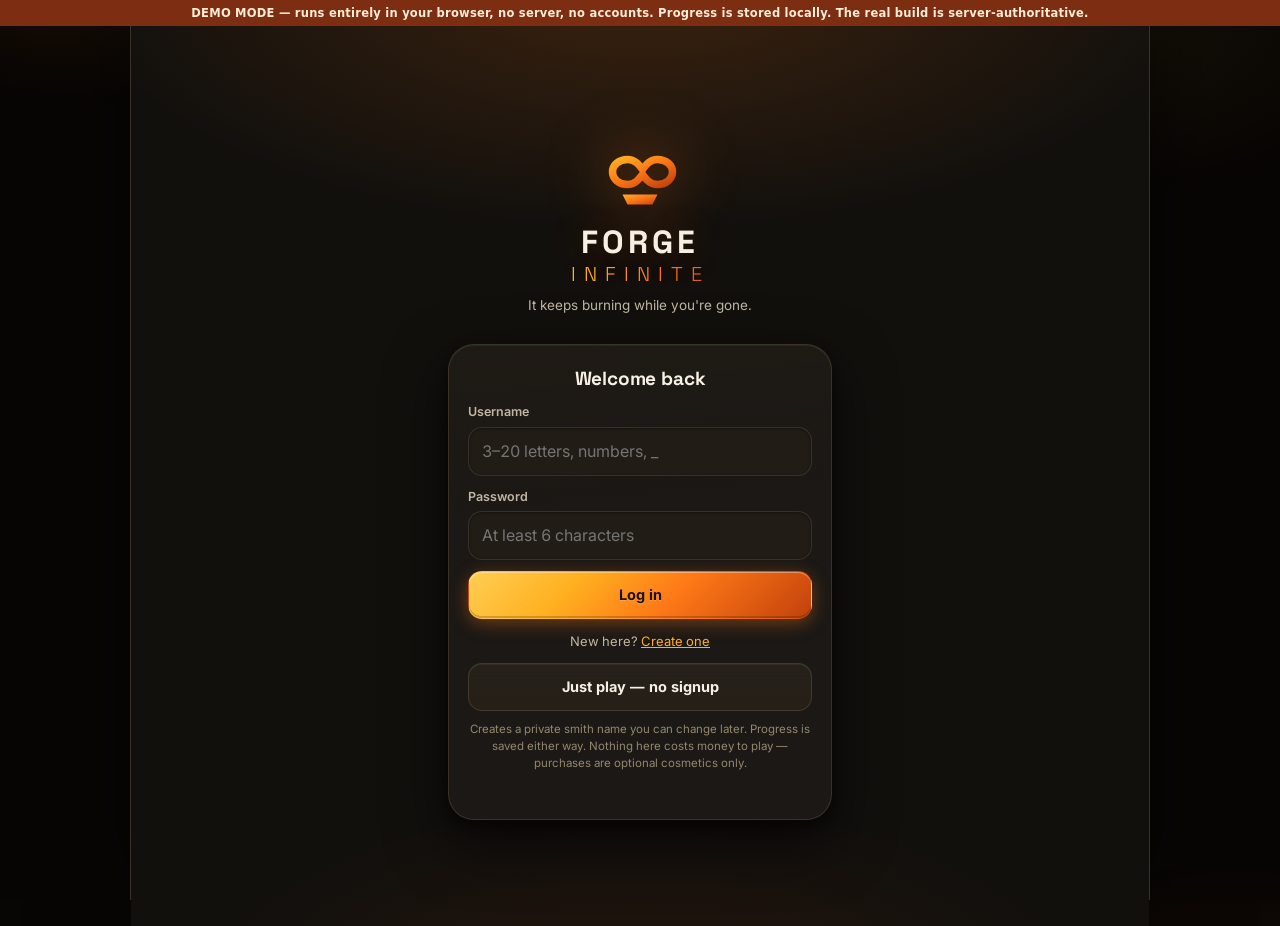
<file: htdocs/demo.html>
<!DOCTYPE html>
<html lang="en">
<head>
<meta charset="utf-8">
<meta name="viewport" content="width=device-width,initial-scale=1,viewport-fit=cover,maximum-scale=5">
<title>Forge Infinite — DEMO (offline, no server)</title>
<meta name="description" content="Forge Infinite is a free browser idle game. Build an endless forge, collect cosmetics, prestige for permanent power. No install, no ads, no pay-to-win.">
<meta name="theme-color" content="#14120F">
<meta name="robots" content="noindex,nofollow">
<meta name="color-scheme" content="dark light">
<meta name="mobile-web-app-capable" content="yes">
<meta name="apple-mobile-web-app-capable" content="yes">
<meta name="apple-mobile-web-app-status-bar-style" content="black-translucent">
<meta name="apple-mobile-web-app-title" content="Forge Infinite">
<meta name="format-detection" content="telephone=no">

<!-- Open Graph / social card -->
<meta property="og:type" content="website">
<meta property="og:title" content="Forge Infinite">
<meta property="og:description" content="An idle forge that keeps burning while you're gone. Free in your browser.">
<meta property="og:image" content="assets/og.svg">
<meta name="twitter:card" content="summary_large_image">

<link rel="manifest" href="manifest.webmanifest">
<link rel="icon" href="assets/icon.svg" type="image/svg+xml">
<link rel="apple-touch-icon" href="assets/icon-192.png">
<link rel="stylesheet" href="css/style.css?v=2.0.0">

<!-- Fonts are optional: the system stack below is the real fallback, so the game
     renders instantly even if the network is blocked. -->
<link rel="preconnect" href="https://fonts.googleapis.com">
<link rel="preconnect" href="https://fonts.gstatic.com" crossorigin>
<link rel="stylesheet" href="https://fonts.googleapis.com/css2?family=Inter:wght@400;600;700&family=Space+Grotesk:wght@500;700&display=swap" media="print" onload="this.media='all'">
<noscript><link rel="stylesheet" href="https://fonts.googleapis.com/css2?family=Inter:wght@400;600;700&family=Space+Grotesk:wght@500;700&display=swap"></noscript>
<style>.demo-banner{position:fixed;top:0;left:0;right:0;z-index:300;background:#7C2D12;color:#FFEDD5;font:600 11.5px/1.4 system-ui,sans-serif;text-align:center;padding:5px 10px;letter-spacing:.02em}#app{padding-top:26px}#boot{padding-top:26px}</style>
</head>
<body>

<div id="boot">
  <div style="text-align:center">
    <svg class="logo" viewBox="0 0 64 64" aria-hidden="true" style="width:76px;height:76px;margin:0 auto">
      <defs><linearGradient id="bootg" x1="0" y1="0" x2="1" y2="1">
        <stop offset="0" stop-color="#FFB020"/><stop offset=".45" stop-color="#FF7A18"/>
        <stop offset="1" stop-color="#C2410C"/></linearGradient></defs>
      <path d="M22 22c-7 0-12 4.5-12 10s5 10 12 10c6 0 9-4 12-8 3 4 6 8 12 8 7 0 12-4.5 12-10s-5-10-12-10c-6 0-9 4-12 8-3-4-6-8-12-8z"
            fill="none" stroke="url(#bootg)" stroke-width="6" stroke-linejoin="round"/>
      <path d="M18 50h28l-4 8H22z" fill="url(#bootg)"/>
    </svg>
    <p>Lighting the forge…</p>
  </div>
</div>

<div class="demo-banner" role="note">DEMO MODE — runs entirely in your browser, no server, no accounts. Progress is stored locally. The real build is server-authoritative.</div>
<div id="app" aria-live="polite"></div>

<canvas id="fx" aria-hidden="true"></canvas>
<div id="floaters" aria-hidden="true"></div>
<div id="flash" aria-hidden="true"></div>
<div id="toasts" aria-live="polite" aria-atomic="false"></div>
<div id="modals"></div>

<noscript>
  <div style="padding:40px 20px;text-align:center;font-family:system-ui">
    <h1 style="font-size:22px">Forge Infinite needs JavaScript</h1>
    <p style="color:#B8AEA1">Enable JavaScript to play. Nothing else is required — no install, no plugin.</p>
  </div>
</noscript>

<script>window.FI_DEMO=true;window.FI_CONFIG_URL="config/balance.json";window.FI_VER="2.0.0-demo";</script>
<script type="module" src="js/main.js?v=2.0.0"></script>
</body>
</html>
</file>
<file: htdocs/css/style.css>
/* =====================================================================
   FORGE INFINITE — style.css  ·  v2 "AAA Ember" design system
   Dark-first, warm-neutral, molten-ember accent. Mobile-first.
   Zero hardcoded colors in components — tokens only.
   Layered glass surfaces · cinematic glow · spring motion · WCAG AA.
   ===================================================================== */

/* ---------- tokens ---------- */
:root {
  color-scheme: dark;
  --bg-void:#080605; --bg-base:#12100D;
  --surface-1:#1B1815; --surface-2:#262019; --surface-3:#342B21;
  --line:#3B3229; --line-strong:#55483A;
  --fg:#F7F1E5; --fg-muted:#C2B6A4; --fg-dim:#93876F; --fg-inverse:#1D1104;
  --ember:#FF7A18; --ember-hot:#FFB020; --ember-deep:#C2410C; --steel:#7DD3FC;
  --gold:#FFC53D; --gem:#2DD4BF; --token:#E879F9;
  --ok:#4ADE80; --warn:#FBBF24; --bad:#F87171; --info:#7DD3FC;
  --r-common:#A8A29E; --r-uncommon:#4ADE80; --r-rare:#60A5FA;
  --r-epic:#C084FC; --r-legendary:#FBBF24; --r-limited:#FB7185;
  --grad-ember:linear-gradient(135deg,#FFCE54,#FFB020 30%,#FF7A18 58%,#C2410C);
  --grad-gold:linear-gradient(135deg,#FFE9A8,#FFC53D 48%,#D97706);
  --grad-panel:linear-gradient(165deg,color-mix(in srgb,var(--surface-2) 62%,transparent),color-mix(in srgb,var(--surface-1) 88%,transparent));
  --glass:color-mix(in srgb,var(--surface-1) 78%,transparent);
  --glow-ember:0 0 22px color-mix(in srgb,var(--ember) 34%,transparent);
  --glow-gold:0 0 22px color-mix(in srgb,var(--gold) 34%,transparent);
  --hi:inset 0 1px 0 rgba(255,244,220,.055);
  --r-sm:10px; --r-md:14px; --r-lg:20px; --r-xl:26px;
  --nav-h:62px; --hud-h:60px;
  --shadow-1:0 1px 2px rgba(0,0,0,.45),0 4px 14px rgba(0,0,0,.28);
  --shadow-2:0 10px 34px rgba(0,0,0,.55),0 2px 8px rgba(0,0,0,.4);
  --shadow-3:0 22px 60px rgba(0,0,0,.65),0 4px 16px rgba(0,0,0,.5);
  --ease-spring:cubic-bezier(.2,.9,.26,1.18);
  --ease-out:cubic-bezier(.16,.8,.26,1);
  --tap:48px;
  --font:"Inter","Segoe UI",system-ui,-apple-system,"Helvetica Neue",Arial,sans-serif;
  --font-display:"Space Grotesk","Inter","Segoe UI",system-ui,sans-serif;
}
[data-theme="midnight"],[data-theme="verdant"],[data-theme="bone"] { color-scheme: light dark; }
[data-theme="midnight"]{
  --bg-void:#05070D; --bg-base:#0B0F18; --surface-1:#141B28; --surface-2:#1C2638; --surface-3:#273449;
  --line:#2B3A52; --line-strong:#40536F; --fg:#E8F0FC; --fg-muted:#A9BBD3; --fg-dim:#7A8CA5;
  --ember:#60A5FA; --ember-hot:#93C5FD; --ember-deep:#1D4ED8;
  --grad-ember:linear-gradient(135deg,#BFDBFE,#93C5FD 30%,#60A5FA 58%,#1D4ED8);
  --hi:inset 0 1px 0 rgba(220,236,255,.06);
}
[data-theme="verdant"]{
  --bg-void:#060A07; --bg-base:#0C130E; --surface-1:#15201A; --surface-2:#1D2C23; --surface-3:#283A2F;
  --line:#2C3F34; --line-strong:#40604C; --fg:#EAF5EC; --fg-muted:#ABC2B1; --fg-dim:#7E9686;
  --ember:#4ADE80; --ember-hot:#86EFAC; --ember-deep:#15803D;
  --grad-ember:linear-gradient(135deg,#BBF7D0,#86EFAC 30%,#4ADE80 58%,#15803D);
  --hi:inset 0 1px 0 rgba(224,255,233,.06);
}
[data-theme="bone"]{
  --bg-void:#E9E1D1; --bg-base:#F7F2E8; --surface-1:#FFFFFF; --surface-2:#FBF7EF; --surface-3:#EFE7D7;
  --line:#DCD2BD; --line-strong:#BFAF93; --fg:#241C12; --fg-muted:#5A4E3E; --fg-dim:#7D7161;
  --fg-inverse:#FFF7ED; --ember:#C2410C; --ember-hot:#EA580C; --ember-deep:#7C2D12;
  --grad-ember:linear-gradient(135deg,#FB923C,#EA580C 45%,#C2410C 70%,#7C2D12);
  --grad-panel:linear-gradient(165deg,#FFFFFF,#FAF4E8);
  --hi:inset 0 1px 0 rgba(255,255,255,.8);
  --shadow-1:0 1px 2px rgba(60,40,10,.14),0 4px 14px rgba(60,40,10,.08);
  --shadow-2:0 10px 30px rgba(60,40,10,.18);
  --shadow-3:0 22px 54px rgba(60,40,10,.22);
}

/* ---------- reset ---------- */
*,*::before,*::after{box-sizing:border-box}
html,body{margin:0;padding:0;height:100%}
html{-webkit-text-size-adjust:100%}
body{
  background:var(--bg-void); color:var(--fg);
  font-family:var(--font); font-size:15px; line-height:1.55;
  overscroll-behavior:none; -webkit-tap-highlight-color:transparent;
  font-variant-numeric:tabular-nums; font-feature-settings:"tnum" 1;
  text-rendering:optimizeLegibility; -webkit-font-smoothing:antialiased;
}
/* cinematic ambient: two drifting ember nebulae behind everything */
body::before{
  content:""; position:fixed; inset:-12%; z-index:0; pointer-events:none;
  background:
    radial-gradient(ellipse 46% 34% at 18% -4%, color-mix(in srgb,var(--ember) 15%,transparent), transparent 68%),
    radial-gradient(ellipse 40% 30% at 88% 108%, color-mix(in srgb,var(--ember-deep) 13%,transparent), transparent 70%),
    radial-gradient(ellipse 30% 22% at 78% 12%, color-mix(in srgb,var(--gold) 6%,transparent), transparent 70%);
  animation:ambient 26s ease-in-out infinite alternate;
}
@keyframes ambient{from{transform:translate3d(-1.6%,-1%,0) scale(1)}to{transform:translate3d(1.6%,1.4%,0) scale(1.05)}}
img,svg{display:block;max-width:100%}
button,input,select,textarea{font:inherit;color:inherit}
h1,h2,h3,h4{font-family:var(--font-display);margin:0;line-height:1.25;letter-spacing:-.01em}
p{margin:.4em 0}
a{color:var(--ember-hot)}
hr{border:0;border-top:1px solid var(--line);margin:14px 0}
::selection{background:color-mix(in srgb,var(--ember) 55%,transparent);color:var(--fg)}
.small{font-size:12.5px;color:var(--fg-muted)}
.dim{color:var(--fg-dim)}
.mt{margin-top:26px}
.empty{padding:26px 16px;text-align:center;color:var(--fg-dim)}

/* ---------- app frame ---------- */
#app{
  position:relative; display:flex; flex-direction:column; z-index:1;
  height:100dvh; min-height:100vh; max-width:640px; margin:0 auto;
  background:
    linear-gradient(180deg,color-mix(in srgb,var(--bg-base) 88%,transparent),var(--bg-base) 240px);
  will-change:transform;
}
@media (min-width:900px){
  #app{max-width:1020px;height:100dvh;border-left:1px solid var(--line);border-right:1px solid var(--line);
    box-shadow:0 0 90px rgba(0,0,0,.55)}
}
#fx{position:fixed;inset:0;width:100%;height:100%;pointer-events:none;z-index:60}
#floaters{position:fixed;inset:0;pointer-events:none;z-index:61;overflow:hidden}
#flash{position:fixed;inset:0;pointer-events:none;z-index:59;opacity:0;background:transparent}

/* ---------- boot ---------- */
#boot{position:fixed;inset:0;z-index:200;display:grid;place-items:center;
  background:radial-gradient(circle at 50% 32%,color-mix(in srgb,var(--ember) 14%,transparent),transparent 55%),var(--bg-void);
  transition:opacity .45s var(--ease-out)}
#boot.gone{opacity:0;pointer-events:none}
#boot .logo{width:84px;height:84px;animation:bob 1.6s ease-in-out infinite;filter:drop-shadow(0 0 26px color-mix(in srgb,var(--ember) 55%,transparent))}
#boot p{margin-top:16px;color:var(--fg-muted);font-size:12.5px;letter-spacing:.16em;text-transform:uppercase;animation:bootPulse 1.6s ease-in-out infinite}
@keyframes bob{0%,100%{transform:translateY(0)}50%{transform:translateY(-7px)}}
@keyframes bootPulse{0%,100%{opacity:.55}50%{opacity:1}}

/* ---------- HUD ---------- */
.hud{
  flex:0 0 auto; display:grid; grid-template-columns:auto 1fr auto auto; gap:8px; align-items:center;
  padding:calc(env(safe-area-inset-top) + 9px) 12px 9px;
  background:linear-gradient(180deg,var(--glass),color-mix(in srgb,var(--surface-1) 55%,transparent));
  backdrop-filter:blur(14px) saturate(1.25); -webkit-backdrop-filter:blur(14px) saturate(1.25);
  border-bottom:1px solid color-mix(in srgb,var(--line) 80%,transparent);
  box-shadow:0 8px 24px rgba(0,0,0,.28),var(--hi);
  position:relative; z-index:20;
}
.hud::after{content:"";position:absolute;left:0;right:0;bottom:-1px;height:1px;
  background:linear-gradient(90deg,transparent,color-mix(in srgb,var(--ember) 55%,transparent),transparent);opacity:.5}
.hud-logo{width:36px;height:36px;background:none;border:0;padding:0;cursor:pointer;border-radius:50%;
  transition:transform .2s var(--ease-spring)}
.hud-logo:hover{transform:scale(1.07) rotate(-3deg)}
.hud-logo .logo{width:36px;height:36px;filter:drop-shadow(0 0 10px color-mix(in srgb,var(--ember) 45%,transparent))}
.hud-res{display:flex;gap:6px;justify-content:center;flex-wrap:nowrap;min-width:0}
.res{
  display:flex;align-items:center;gap:4px;min-width:0;
  background:linear-gradient(180deg,color-mix(in srgb,var(--surface-3) 55%,transparent),color-mix(in srgb,var(--surface-2) 72%,transparent));
  border:1px solid color-mix(in srgb,var(--line-strong) 55%,transparent);border-radius:999px;padding:3px 10px 3px 7px;
  box-shadow:var(--hi),0 2px 8px rgba(0,0,0,.3);
}
.res-ic{font-size:13px;line-height:1;filter:drop-shadow(0 1px 3px rgba(0,0,0,.5))}
.res-v{font-family:var(--font-display);font-weight:700;font-size:13.5px;white-space:nowrap}
.res-gold .res-v{color:var(--gold);text-shadow:0 0 12px color-mix(in srgb,var(--gold) 40%,transparent)}
.res-gems .res-v{color:var(--gem);text-shadow:0 0 12px color-mix(in srgb,var(--gem) 38%,transparent)}
.res-energy .res-v{color:var(--steel);text-shadow:0 0 12px color-mix(in srgb,var(--steel) 38%,transparent)}
.hud-lvl{min-width:82px}
.lvl-row{display:flex;justify-content:space-between;gap:6px;font-size:11.5px;color:var(--fg-muted);font-weight:600}
.lvl-row .gps{color:var(--ember-hot)}
.xpbar{height:6px;border-radius:3px;background:color-mix(in srgb,var(--surface-3) 80%,#000);overflow:hidden;margin-top:3px;
  box-shadow:inset 0 1px 2px rgba(0,0,0,.55)}
.xpbar i{display:block;height:100%;background:var(--grad-ember);border-radius:3px;
  box-shadow:0 0 10px color-mix(in srgb,var(--ember) 55%,transparent);transition:width .35s var(--ease-out)}
.hud-gear{width:36px;height:36px;border-radius:50%;cursor:pointer;
  background:linear-gradient(180deg,color-mix(in srgb,var(--surface-3) 55%,transparent),color-mix(in srgb,var(--surface-2) 72%,transparent));
  border:1px solid color-mix(in srgb,var(--line-strong) 55%,transparent);box-shadow:var(--hi);
  transition:transform .25s var(--ease-spring)}
.hud-gear:hover{transform:rotate(24deg)}
.hud-gear:active{transform:scale(.92)}

/* ---------- stage ---------- */
.stage{
  flex:1 1 auto; overflow-y:auto; overflow-x:hidden; -webkit-overflow-scrolling:touch;
  padding-bottom:calc(var(--nav-h) + env(safe-area-inset-bottom) + 14px);
  scrollbar-width:thin; scrollbar-color:var(--line-strong) transparent;
}
.stage::-webkit-scrollbar{width:5px}
.stage::-webkit-scrollbar-thumb{background:var(--line-strong);border-radius:3px}
.screen{padding:16px 13px 26px;display:flex;flex-direction:column;gap:14px}
.screen-h{font-size:21px;font-weight:700}
.screen-sub{margin:-8px 0 0;color:var(--fg-muted);font-size:13px}

/* ---------- tab bar (thumb zone) ---------- */
.tabbar{
  position:absolute;left:0;right:0;bottom:0;z-index:30;
  display:grid;grid-template-columns:repeat(5,1fr);
  padding-bottom:env(safe-area-inset-bottom);
  background:linear-gradient(0deg,var(--glass),color-mix(in srgb,var(--surface-1) 62%,transparent));
  backdrop-filter:blur(16px) saturate(1.3); -webkit-backdrop-filter:blur(16px) saturate(1.3);
  border-top:1px solid color-mix(in srgb,var(--line) 80%,transparent);
  box-shadow:0 -10px 30px rgba(0,0,0,.35),var(--hi);
}
.tabbar::before{content:"";position:absolute;left:0;right:0;top:-1px;height:1px;
  background:linear-gradient(90deg,transparent,color-mix(in srgb,var(--ember) 45%,transparent),transparent);opacity:.45}
.tab{
  position:relative;min-height:var(--nav-h);background:none;border:0;cursor:pointer;
  display:flex;flex-direction:column;align-items:center;justify-content:center;gap:2px;color:var(--fg-dim);
  transition:color .18s;
}
.tab::before{content:"";position:absolute;top:5px;width:44px;height:30px;border-radius:999px;
  background:color-mix(in srgb,var(--ember) 16%,transparent);opacity:0;transform:scale(.7);
  transition:opacity .2s,transform .25s var(--ease-spring)}
.tab-icon{font-size:19px;line-height:1;filter:grayscale(1) opacity(.6);transition:filter .18s,transform .22s var(--ease-spring);position:relative}
.tab-label{font-size:10.5px;font-weight:600;letter-spacing:.02em;position:relative}
.tab.on{color:var(--ember-hot)}
.tab.on::before{opacity:1;transform:scale(1)}
.tab.on .tab-icon{filter:none;transform:translateY(-1px) scale(1.1);text-shadow:0 0 14px color-mix(in srgb,var(--ember) 60%,transparent)}
.tab:active .tab-icon{transform:scale(.92)}
.tab-dot{position:absolute;top:8px;right:calc(50% - 21px);width:8px;height:8px;border-radius:50%;
  background:var(--ok);box-shadow:0 0 0 2px var(--surface-1),0 0 10px var(--ok);animation:pulseDot 1.8s ease-in-out infinite}
@keyframes pulseDot{0%,100%{transform:scale(1)}50%{transform:scale(1.35)}}

/* ---------- buttons ---------- */
.btn{
  position:relative;overflow:hidden;
  min-height:var(--tap);padding:11px 16px;border-radius:var(--r-md);border:1px solid transparent;
  font-weight:700;font-size:14.5px;cursor:pointer;background:var(--surface-2);color:var(--fg);
  transition:transform .1s var(--ease-out),filter .15s,box-shadow .2s,background .15s;touch-action:manipulation;
}
.btn:active{transform:scale(.965)}
.btn:disabled{opacity:.45;cursor:not-allowed}
.btn-sm{min-height:38px;padding:7px 12px;font-size:13px;border-radius:var(--r-sm)}
.btn-block{width:100%;display:block}
.btn-primary{
  background:var(--grad-ember);color:var(--fg-inverse);border-color:transparent;
  box-shadow:0 4px 18px color-mix(in srgb,var(--ember) 38%,transparent),inset 0 1px 0 rgba(255,255,255,.35),inset 0 -2px 0 rgba(0,0,0,.18);
  text-shadow:0 1px 0 rgba(255,255,255,.18);
}
.btn-primary::after{content:"";position:absolute;inset:0;
  background:linear-gradient(105deg,transparent 35%,rgba(255,255,255,.4) 50%,transparent 65%);
  transform:translateX(-120%);transition:transform .55s var(--ease-out)}
.btn-primary:not(:disabled):hover{filter:brightness(1.08) saturate(1.05);
  box-shadow:0 6px 26px color-mix(in srgb,var(--ember) 52%,transparent),inset 0 1px 0 rgba(255,255,255,.35)}
.btn-primary:not(:disabled):hover::after{transform:translateX(120%)}
.btn-ghost{background:linear-gradient(180deg,color-mix(in srgb,var(--surface-3) 45%,transparent),var(--surface-2));
  border-color:color-mix(in srgb,var(--line-strong) 60%,transparent);color:var(--fg);box-shadow:var(--hi)}
.btn-ghost:not(:disabled):hover{border-color:var(--ember);color:var(--ember-hot)}
.btn-danger{background:linear-gradient(160deg,#991B1B,#7F1D1D);color:#FEE2E2;border-color:#B91C1C;
  box-shadow:0 4px 16px rgba(185,28,28,.3),inset 0 1px 0 rgba(255,255,255,.15)}
:focus-visible{outline:2px solid var(--ember-hot);outline-offset:2px}

/* ---------- panels ---------- */
.panel{background:var(--grad-panel);border:1px solid color-mix(in srgb,var(--line) 85%,transparent);
  border-radius:var(--r-lg);padding:15px;box-shadow:var(--shadow-1),var(--hi)}
.panel-h{display:flex;align-items:baseline;justify-content:space-between;gap:10px;font-size:15px;margin-bottom:10px}
.panel-h.row{align-items:center}
.panel-hint{font-size:11.5px;color:var(--fg-dim);font-weight:500}

/* ---------- forge ---------- */
.screen-forge{gap:12px}
.forge-head{display:flex;justify-content:space-between;align-items:flex-end;gap:10px;padding:0 2px}
.forge-stat{display:flex;flex-direction:column}
.forge-stat.right{text-align:right;align-items:flex-end}
.forge-stat .lbl{font-size:11px;text-transform:uppercase;letter-spacing:.11em;color:var(--fg-dim)}
.forge-stat .big{font-family:var(--font-display);font-size:32px;font-weight:800;line-height:1.05;color:var(--fg);
  text-shadow:0 0 26px color-mix(in srgb,var(--ember) 30%,transparent)}
.forge-stat .big.ember{background:var(--grad-ember);-webkit-background-clip:text;background-clip:text;color:transparent;
  text-shadow:none;filter:drop-shadow(0 0 14px color-mix(in srgb,var(--ember) 34%,transparent))}
.forge-stat .sub{font-size:11.5px;color:var(--fg-muted)}

.forge-stage{position:relative;display:grid;place-items:center;min-height:38vh;padding:8px 0 4px}
.forge-glow{position:absolute;width:min(80vw,360px);aspect-ratio:1;border-radius:50%;
  background:radial-gradient(circle,color-mix(in srgb,var(--ember) 34%,transparent),color-mix(in srgb,var(--ember) 8%,transparent) 45%,transparent 70%);
  filter:blur(8px);animation:breathe 3.4s ease-in-out infinite;pointer-events:none}
@keyframes breathe{0%,100%{transform:scale(1);opacity:.85}50%{transform:scale(1.1);opacity:1}}
.forge-btn{
  position:relative;width:min(54vw,222px);aspect-ratio:1;border-radius:50%;border:0;cursor:pointer;
  background:
    radial-gradient(circle at 50% 30%,rgba(255,214,140,.16),transparent 46%),
    radial-gradient(circle at 50% 36%,#43301D,#241A12 55%,#150F0B 78%);
  box-shadow:inset 0 0 0 2px color-mix(in srgb,var(--ember-hot) 38%,transparent),
             inset 0 0 0 9px rgba(0,0,0,.28),
             inset 0 -18px 38px rgba(0,0,0,.65),
             inset 0 14px 26px rgba(255,176,32,.14),
             0 14px 40px rgba(0,0,0,.55), 0 0 54px color-mix(in srgb,var(--ember) 26%,transparent);
  display:grid;place-items:center;touch-action:manipulation;user-select:none;-webkit-user-select:none;
  transition:transform .07s ease-out,box-shadow .25s;
}
.forge-btn:hover{box-shadow:inset 0 0 0 2px color-mix(in srgb,var(--ember-hot) 55%,transparent),
  inset 0 0 0 9px rgba(0,0,0,.28),inset 0 -18px 38px rgba(0,0,0,.65),inset 0 14px 26px rgba(255,176,32,.2),
  0 14px 44px rgba(0,0,0,.55),0 0 74px color-mix(in srgb,var(--ember) 40%,transparent)}
.forge-btn.down{transform:scale(.95)}
.forge-anvil{font-size:min(21vw,90px);filter:drop-shadow(0 6px 16px color-mix(in srgb,var(--ember) 55%,transparent)) drop-shadow(0 2px 4px rgba(0,0,0,.6));pointer-events:none}
.forge-ring{position:absolute;inset:-7px;border-radius:50%;pointer-events:none;
  background:conic-gradient(from 210deg,transparent 0 38%,color-mix(in srgb,var(--ember-hot) 65%,transparent) 50%,transparent 62% 100%);
  -webkit-mask:radial-gradient(farthest-side,transparent calc(100% - 3px),#000 calc(100% - 2px));
          mask:radial-gradient(farthest-side,transparent calc(100% - 3px),#000 calc(100% - 2px));
  animation:ringSpin 7s linear infinite;opacity:.8}
@keyframes ringSpin{to{transform:rotate(360deg)}}
.forge-btn.down .forge-ring{animation:ring .35s ease-out}
@keyframes ring{from{transform:scale(1);opacity:.95}to{transform:scale(1.24);opacity:0}}

.combo-wrap{position:absolute;bottom:26px;display:flex;align-items:center;gap:8px;
  background:color-mix(in srgb,var(--bg-void) 72%,transparent);backdrop-filter:blur(8px);
  border:1px solid color-mix(in srgb,var(--ember) 38%,var(--line));border-radius:999px;padding:4px 13px;
  box-shadow:0 4px 18px rgba(0,0,0,.5),0 0 16px color-mix(in srgb,var(--ember) 18%,transparent)}
.combo-x{font-family:var(--font-display);font-weight:800;color:var(--ember-hot);font-size:15px;
  text-shadow:0 0 12px color-mix(in srgb,var(--ember) 55%,transparent)}
.combo-bar{display:block;width:74px;height:5px;border-radius:3px;background:var(--surface-3);overflow:hidden}
.combo-bar i{display:block;height:100%;background:var(--grad-ember);box-shadow:0 0 8px color-mix(in srgb,var(--ember) 60%,transparent)}
.click-hint{position:absolute;bottom:2px;font-size:11.5px;color:var(--fg-dim);letter-spacing:.04em}

.golden{
  position:absolute;width:58px;height:58px;border-radius:50%;border:0;cursor:pointer;font-size:31px;
  background:radial-gradient(circle,#FFF3C4,#FFC53D 55%,color-mix(in srgb,var(--gold) 0%,transparent));
  box-shadow:0 0 34px color-mix(in srgb,var(--gold) 80%,transparent),0 0 80px color-mix(in srgb,var(--gold) 35%,transparent);
  animation:float 2.6s ease-in-out infinite;z-index:5;touch-action:manipulation;
}
.golden.fade{opacity:0;transform:scale(.5);transition:opacity .5s,transform .5s}
@keyframes float{0%,100%{transform:translateY(0) rotate(-4deg)}50%{transform:translateY(-14px) rotate(5deg)}}

/* ---------- claim strip ---------- */
.claim-strip{display:grid;gap:8px}
.claim-card{
  display:grid;grid-template-columns:auto 1fr auto;align-items:center;gap:11px;width:100%;
  min-height:var(--tap);padding:10px 13px;border-radius:var(--r-md);cursor:pointer;text-align:left;
  background:linear-gradient(100deg,color-mix(in srgb,var(--ok) 9%,var(--surface-2)),var(--surface-1));
  border:1px solid color-mix(in srgb,var(--ok) 42%,var(--line));color:var(--fg);
  box-shadow:var(--hi),0 3px 14px rgba(0,0,0,.3);
  transition:transform .12s var(--ease-out),box-shadow .2s;
}
.claim-card.ready,.claim-card{border-color:color-mix(in srgb,var(--ok) 45%,var(--line))}
.claim-card:hover{transform:translateY(-1px);box-shadow:var(--hi),0 6px 20px rgba(0,0,0,.38),0 0 18px color-mix(in srgb,var(--ok) 18%,transparent)}
.claim-card:active{transform:scale(.99)}
.cc-ic{font-size:23px;filter:drop-shadow(0 2px 6px rgba(0,0,0,.5))}
.cc-body{display:flex;flex-direction:column;min-width:0}
.cc-body b{font-size:14px}
.cc-body small{font-size:11.5px;color:var(--fg-muted)}
.cc-cta{font-weight:800;font-size:12.5px;color:var(--ok);text-transform:uppercase;letter-spacing:.06em;
  text-shadow:0 0 12px color-mix(in srgb,var(--ok) 45%,transparent)}
.dot{display:inline-block;width:7px;height:7px;border-radius:50%;background:var(--surface-3);margin-left:3px}
.dot.on{background:var(--ember-hot);box-shadow:0 0 7px color-mix(in srgb,var(--ember-hot) 70%,transparent)}
.dot.big{width:9px;height:9px}
.dot.big.on{background:var(--gold);box-shadow:0 0 9px color-mix(in srgb,var(--gold) 70%,transparent)}

/* ---------- quests ---------- */
.quest-list{display:grid;gap:9px}
.quest{background:linear-gradient(165deg,color-mix(in srgb,var(--surface-3) 38%,transparent),var(--surface-2));
  border:1px solid color-mix(in srgb,var(--line) 85%,transparent);border-radius:var(--r-md);padding:10px 12px;
  box-shadow:var(--hi);transition:border-color .2s,box-shadow .2s}
.quest.ready{border-color:color-mix(in srgb,var(--ok) 58%,var(--line));
  box-shadow:0 0 0 1px color-mix(in srgb,var(--ok) 22%,transparent),0 0 20px color-mix(in srgb,var(--ok) 12%,transparent),var(--hi)}
.quest.claimed{opacity:.55}
.q-main{display:flex;justify-content:space-between;gap:10px;align-items:baseline}
.q-name{font-weight:700;font-size:14px}
.q-prog{font-size:12px;color:var(--fg-muted);font-variant-numeric:tabular-nums}
.q-bar{height:7px;border-radius:4px;background:color-mix(in srgb,var(--surface-3) 78%,#000);overflow:hidden;margin:8px 0;
  box-shadow:inset 0 1px 3px rgba(0,0,0,.55)}
.q-bar i{display:block;height:100%;background:var(--grad-ember);border-radius:4px;
  box-shadow:0 0 10px color-mix(in srgb,var(--ember) 45%,transparent);transition:width .45s var(--ease-out)}
.quest.ready .q-bar i{background:linear-gradient(90deg,#4ADE80,#22C55E);box-shadow:0 0 12px rgba(74,222,128,.5)}
.q-foot{display:flex;justify-content:space-between;align-items:center;gap:10px}
.q-reward{font-size:12.5px;color:var(--fg-muted)}
.q-done{font-size:12.5px;color:var(--ok);font-weight:700}

/* ---------- generators ---------- */
.qty-switch{display:flex;gap:4px;background:color-mix(in srgb,var(--surface-2) 85%,#000);padding:3px;border-radius:999px;
  border:1px solid color-mix(in srgb,var(--line) 85%,transparent);box-shadow:inset 0 1px 3px rgba(0,0,0,.4)}
.qty-switch button{min-height:30px;padding:0 11px;border:0;border-radius:999px;background:none;cursor:pointer;
  font-size:12px;font-weight:700;color:var(--fg-dim);transition:all .18s}
.qty-switch button.on{background:var(--grad-ember);color:var(--fg-inverse);
  box-shadow:0 2px 10px color-mix(in srgb,var(--ember) 45%,transparent)}
.gen-list{display:grid;gap:8px}
.gen{
  display:grid;grid-template-columns:auto 1fr auto;align-items:center;gap:10px;
  background:linear-gradient(165deg,color-mix(in srgb,var(--surface-3) 34%,transparent),var(--surface-2));
  border:1px solid color-mix(in srgb,var(--line) 85%,transparent);border-radius:var(--r-md);padding:9px 11px;
  box-shadow:var(--hi),0 2px 10px rgba(0,0,0,.24);
  transition:border-color .2s,opacity .2s,transform .15s var(--ease-out),box-shadow .2s;
}
.gen.can{border-color:color-mix(in srgb,var(--ember) 42%,var(--line))}
.gen.can:hover{transform:translateY(-1px);box-shadow:var(--hi),0 6px 18px rgba(0,0,0,.32),0 0 16px color-mix(in srgb,var(--ember) 12%,transparent)}
.gen.cant{opacity:.72}
.gen.locked{opacity:.5;border-style:dashed}
.gen-ic{font-size:25px;width:36px;text-align:center;filter:saturate(1.08) drop-shadow(0 2px 5px rgba(0,0,0,.5))}
.gen-body{display:flex;flex-direction:column;min-width:0}
.gen-body b{font-size:13.5px;display:flex;align-items:baseline;gap:6px}
.gen-lv{font-style:normal;font-size:11.5px;color:var(--ember-hot);font-weight:700}
.gen-body small{font-size:11.5px;color:var(--fg-muted);white-space:nowrap;overflow:hidden;text-overflow:ellipsis}
.gen-buy{
  min-height:47px;min-width:98px;padding:6px 11px;border-radius:var(--r-sm);cursor:pointer;position:relative;overflow:hidden;
  background:var(--grad-ember);color:var(--fg-inverse);border:0;display:flex;flex-direction:column;
  align-items:flex-end;justify-content:center;gap:1px;touch-action:manipulation;
  box-shadow:0 3px 14px color-mix(in srgb,var(--ember) 36%,transparent),inset 0 1px 0 rgba(255,255,255,.32);
  transition:transform .09s var(--ease-out),filter .15s;
}
.gen-buy:hover{filter:brightness(1.08)}
.gen-buy:active{transform:scale(.95)}
.gen-buy.disabled{background:var(--surface-3);color:var(--fg-dim);cursor:not-allowed;box-shadow:none}
.gb-qty{font-size:10.5px;font-weight:800;letter-spacing:.05em;opacity:.85}
.gb-cost{font-family:var(--font-display);font-weight:800;font-size:13.5px}

/* ---------- prestige ---------- */
.prestige{display:flex;flex-direction:column;gap:8px}
.prestige.ready{background:
  radial-gradient(ellipse 90% 120% at 50% -30%,color-mix(in srgb,var(--gold) 16%,transparent),transparent 65%),
  linear-gradient(130deg,color-mix(in srgb,var(--gold) 8%,transparent),transparent);
  border-radius:var(--r-md);padding:12px;margin:-2px;border:1px solid color-mix(in srgb,var(--gold) 38%,transparent);
  box-shadow:0 0 26px color-mix(in srgb,var(--gold) 12%,transparent),var(--hi)}
.p-lead{font-size:13.5px;color:var(--fg-muted);margin:0}
.p-lead b{color:var(--fg)}
.p-lead .ember,.ember{color:var(--ember-hot)}
.p-foot{display:flex;justify-content:space-between;align-items:center;gap:10px}
.p-keep{margin:2px 0 0;color:var(--fg-dim)}

/* ---------- skills ---------- */
.skill-list{display:grid;gap:8px}
.skill{display:grid;grid-template-columns:1fr auto;align-items:center;gap:10px;
  background:var(--grad-panel);border:1px solid color-mix(in srgb,var(--line) 85%,transparent);
  border-radius:var(--r-md);padding:11px 12px;box-shadow:var(--hi);transition:border-color .2s,transform .15s var(--ease-out)}
.skill.can{border-color:color-mix(in srgb,var(--ember) 42%,var(--line))}
.skill.can:hover{transform:translateY(-1px)}
.skill.maxed{border-color:color-mix(in srgb,var(--gold) 42%,var(--line));
  box-shadow:0 0 18px color-mix(in srgb,var(--gold) 10%,transparent),var(--hi)}
.skill.cant{opacity:.78}
.sk-body{display:flex;flex-direction:column;gap:2px;min-width:0}
.sk-body b{font-size:14px;display:flex;gap:7px;align-items:baseline}
.sk-body em{font-style:normal;font-size:11.5px;color:var(--ember-hot);font-weight:700}
.sk-body small{font-size:12px;color:var(--fg-muted)}
.sk-body .nxt{color:var(--ok)}
.sk-pips{display:flex;gap:2.5px;margin-top:6px;flex-wrap:wrap}
.sk-pips i{width:8px;height:8px;border-radius:2.5px;background:var(--surface-3);box-shadow:inset 0 1px 2px rgba(0,0,0,.45)}
.sk-pips i.on{background:var(--grad-ember);box-shadow:0 0 7px color-mix(in srgb,var(--ember) 55%,transparent)}

/* ---------- shop ---------- */
.seg{display:flex;gap:4px;background:color-mix(in srgb,var(--surface-1) 88%,#000);border:1px solid color-mix(in srgb,var(--line) 85%,transparent);
  border-radius:999px;padding:4px;box-shadow:inset 0 1px 3px rgba(0,0,0,.4)}
.seg button{flex:1;min-height:38px;border:0;border-radius:999px;background:none;cursor:pointer;
  font-size:12.5px;font-weight:700;color:var(--fg-dim);transition:all .18s}
.seg button.on{background:var(--grad-ember);color:var(--fg-inverse);
  box-shadow:0 2px 12px color-mix(in srgb,var(--ember) 45%,transparent)}
.shop-group{margin-top:16px}
.group-h{font-size:14px;text-transform:capitalize;color:var(--fg-muted);margin-bottom:8px;display:flex;gap:7px;align-items:center}
.shop-grid,.inv-grid{display:grid;grid-template-columns:repeat(auto-fill,minmax(158px,1fr));gap:9px}
.item-card{
  display:flex;flex-direction:column;gap:8px;align-items:center;text-align:center;cursor:pointer;
  background:var(--grad-panel);border:1px solid color-mix(in srgb,var(--line) 85%,transparent);
  border-radius:var(--r-md);padding:12px 8px;min-height:134px;
  box-shadow:var(--hi),0 2px 10px rgba(0,0,0,.24);
  transition:transform .16s var(--ease-out),border-color .2s,box-shadow .25s;
}
.item-card:hover{transform:translateY(-3px);border-color:color-mix(in srgb,var(--ember) 38%,var(--line));
  box-shadow:var(--hi),0 10px 24px rgba(0,0,0,.38)}
.item-card:active{transform:scale(.975)}
.item-card.owned{opacity:.62}
.item-card.cant .price{color:var(--bad)}
.item-art{width:58px;height:58px;border-radius:var(--r-md);display:grid;place-items:center;font-size:27px;
  background:radial-gradient(circle at 50% 28%,color-mix(in srgb,var(--surface-3) 85%,transparent),var(--surface-2));
  border:1px solid var(--line);box-shadow:inset 0 1px 0 rgba(255,244,220,.06),0 3px 10px rgba(0,0,0,.3)}
.item-body{display:flex;flex-direction:column;gap:3px;width:100%}
.item-name{font-size:12.5px;font-weight:700;line-height:1.3}
.item-meta{display:flex;flex-direction:column;gap:2px;font-size:11px;color:var(--fg-dim)}
.item-meta .rarity{letter-spacing:.02em}
.price{font-weight:800;font-family:var(--font-display)}
.price.ok{color:var(--ok)} .price.no{color:var(--bad)}
.owned-tag{color:var(--ok);font-weight:700}
.r-common .item-art{border-color:var(--r-common)}
.r-uncommon .item-art{border-color:var(--r-uncommon);box-shadow:0 0 10px color-mix(in srgb,var(--r-uncommon) 22%,transparent)}
.r-rare .item-art{border-color:var(--r-rare);box-shadow:0 0 14px color-mix(in srgb,var(--r-rare) 30%,transparent)}
.r-epic .item-art{border-color:var(--r-epic);box-shadow:0 0 16px color-mix(in srgb,var(--r-epic) 38%,transparent)}
.r-legendary .item-art{border-color:var(--r-legendary);animation:legendaryPulse 2.6s ease-in-out infinite}
.r-limited .item-art{border-color:var(--r-limited);animation:limitedPulse 2.6s ease-in-out infinite}
@keyframes legendaryPulse{0%,100%{box-shadow:0 0 14px color-mix(in srgb,var(--r-legendary) 34%,transparent)}50%{box-shadow:0 0 30px color-mix(in srgb,var(--r-legendary) 62%,transparent)}}
@keyframes limitedPulse{0%,100%{box-shadow:0 0 14px color-mix(in srgb,var(--r-limited) 32%,transparent)}50%{box-shadow:0 0 30px color-mix(in srgb,var(--r-limited) 58%,transparent)}}
.r-common-text{color:var(--r-common)} .r-uncommon-text{color:var(--r-uncommon)}
.r-rare-text{color:var(--r-rare)} .r-epic-text{color:var(--r-epic)}
.r-legendary-text{color:var(--r-legendary)} .r-limited-text{color:var(--r-limited)}

.inv-item{display:flex;flex-direction:column;gap:6px}
.inv-item .item-card{min-height:auto;flex:1}
.inv-actions{display:flex;gap:5px}
.inv-actions .btn{flex:1;min-height:36px}
.collection-bar{margin-top:12px;display:flex;flex-direction:column;gap:6px;font-size:12.5px;color:var(--fg-muted)}

.crate-card{display:grid;grid-template-columns:auto 1fr;gap:12px;background:var(--grad-panel);
  border:1px solid color-mix(in srgb,var(--line) 85%,transparent);border-radius:var(--r-lg);padding:15px;margin-bottom:10px;
  box-shadow:var(--shadow-1),var(--hi)}
.crate-art{width:66px;height:66px;border-radius:var(--r-md);display:grid;place-items:center;font-size:33px;
  background:radial-gradient(circle at 50% 28%,color-mix(in srgb,var(--gold) 24%,transparent),var(--surface-2));
  border:1px solid color-mix(in srgb,var(--gold) 30%,var(--line));
  box-shadow:0 0 22px color-mix(in srgb,var(--gold) 16%,transparent),var(--hi);
  animation:bob 3s ease-in-out infinite}
.crate-body h3{font-size:15px;margin-bottom:4px}
.crate-actions{display:flex;flex-wrap:wrap;gap:6px;margin-top:9px}
.crate-actions .btn{flex:1;min-width:120px}

.notice{background:linear-gradient(165deg,color-mix(in srgb,var(--steel) 6%,transparent),var(--surface-1));
  border:1px solid color-mix(in srgb,var(--line) 85%,transparent);border-left:3px solid var(--steel);
  border-radius:var(--r-md);padding:12px 14px;font-size:12.5px;color:var(--fg-muted);margin-top:12px;box-shadow:var(--hi)}
.notice b{color:var(--fg)}
.warn-inline{color:var(--warn)}

.pack-list{display:grid;grid-template-columns:repeat(auto-fill,minmax(148px,1fr));gap:10px}
.pack{position:relative;background:var(--grad-panel);border:1px solid color-mix(in srgb,var(--line) 85%,transparent);
  border-radius:var(--r-lg);padding:16px 12px 14px;display:flex;flex-direction:column;align-items:center;gap:3px;text-align:center;
  box-shadow:var(--shadow-1),var(--hi);transition:transform .16s var(--ease-out),box-shadow .25s}
.pack:hover{transform:translateY(-3px);box-shadow:var(--shadow-2),var(--hi)}
.pack.featured{border-color:var(--ember);
  background:radial-gradient(ellipse 100% 70% at 50% -10%,color-mix(in srgb,var(--ember) 16%,transparent),transparent 70%),var(--grad-panel);
  box-shadow:0 0 0 1px color-mix(in srgb,var(--ember) 30%,transparent),0 10px 30px color-mix(in srgb,var(--ember) 16%,transparent),var(--hi)}
.pack-flag{position:absolute;top:-10px;left:50%;transform:translateX(-50%);background:var(--grad-ember);
  color:var(--fg-inverse);font-size:10px;font-weight:800;letter-spacing:.07em;text-transform:uppercase;
  padding:3px 10px;border-radius:999px;white-space:nowrap;
  box-shadow:0 3px 12px color-mix(in srgb,var(--ember) 50%,transparent)}
.pack-gems{font-family:var(--font-display);font-size:24px;font-weight:800;color:var(--gem);
  text-shadow:0 0 18px color-mix(in srgb,var(--gem) 42%,transparent)}
.pack-bonus{font-size:11.5px;color:var(--ok);font-weight:700}
.pack-usd{font-size:13px;color:var(--fg-muted);margin-bottom:7px}
.free-gems{margin-top:14px;background:var(--grad-panel);border:1px solid color-mix(in srgb,var(--line) 85%,transparent);
  border-radius:var(--r-md);padding:12px 14px;box-shadow:var(--hi)}
.free-gems h4{font-size:14px;margin-bottom:4px}

/* ---------- ranks ---------- */
.lb{display:flex;flex-direction:column;gap:6px}
.lb-row{display:grid;grid-template-columns:auto 1fr auto;align-items:center;gap:10px;
  background:var(--grad-panel);border:1px solid color-mix(in srgb,var(--line) 85%,transparent);
  border-radius:var(--r-md);padding:9px 12px;box-shadow:var(--hi);
  transition:transform .14s var(--ease-out),border-color .2s}
.lb-row:hover{transform:translateX(2px);border-color:color-mix(in srgb,var(--line-strong) 90%,transparent)}
.lb-row.me{border-color:var(--ember);
  background:linear-gradient(100deg,color-mix(in srgb,var(--ember) 14%,transparent),var(--surface-1));
  box-shadow:0 0 20px color-mix(in srgb,var(--ember) 14%,transparent),var(--hi)}
.lb-rank{font-family:var(--font-display);font-weight:800;font-size:14px;width:34px;text-align:center;color:var(--fg-muted)}
.lb-id{display:flex;align-items:center;gap:9px;background:none;border:0;cursor:pointer;padding:0;text-align:left;min-width:0}
.lb-name{display:flex;flex-direction:column;font-weight:700;font-size:13.5px;min-width:0}
.lb-sub{font-size:11.5px;color:var(--fg-dim);font-weight:500}
.lb-score{font-family:var(--font-display);font-weight:800;font-size:13px;color:var(--gold);white-space:nowrap;
  text-shadow:0 0 12px color-mix(in srgb,var(--gold) 30%,transparent)}
.ach-list{display:flex;flex-direction:column;gap:6px}
.ach{display:grid;grid-template-columns:auto 1fr auto;gap:10px;align-items:center;
  background:var(--grad-panel);border:1px solid color-mix(in srgb,var(--line) 85%,transparent);
  border-radius:var(--r-md);padding:9px 12px;box-shadow:var(--hi)}
.ach.on{border-color:color-mix(in srgb,var(--gold) 45%,var(--line));
  box-shadow:0 0 16px color-mix(in srgb,var(--gold) 10%,transparent),var(--hi)}
.ach:not(.on){opacity:.62}
.ach-ic{font-size:20px;filter:drop-shadow(0 2px 5px rgba(0,0,0,.5))}
.ach-body{display:flex;flex-direction:column;gap:3px;min-width:0}
.ach-body b{font-size:13.5px}
.ach-body small{font-size:11.5px;color:var(--fg-muted)}
.ach-body .q-bar{margin:2px 0 0}
.ach-prog{font-size:11.5px;color:var(--fg-dim);white-space:nowrap}

/* ---------- profile / me ---------- */
.avatar{position:relative;display:inline-grid;place-items:center;border-radius:50%;flex:0 0 auto;
  background:radial-gradient(circle at 50% 30%,var(--surface-3),var(--surface-2));
  border:1px solid color-mix(in srgb,var(--line-strong) 65%,transparent);overflow:visible;
  box-shadow:var(--hi),0 3px 10px rgba(0,0,0,.35)}
.avatar-glyph{line-height:1;z-index:2}
.avatar-ring{position:absolute;inset:-3px;border-radius:50%;pointer-events:none}
.avatar-pet{position:absolute;bottom:-5px;right:-7px;font-size:.5em;z-index:3;filter:drop-shadow(0 1px 2px rgba(0,0,0,.5))}
.title-pill{display:inline-block;font-size:10.5px;font-weight:800;letter-spacing:.04em;
  border-radius:999px;padding:1.5px 8px;margin-left:5px;vertical-align:middle;white-space:nowrap}
.badge-chip{font-size:12px;margin-left:3px}
.signature{font-size:12.5px;color:var(--fg-muted);font-style:italic;margin:5px 0 0}

.me-hero{background:
  radial-gradient(ellipse 110% 90% at 50% -34%,color-mix(in srgb,var(--ember) 22%,transparent),transparent 62%),
  linear-gradient(165deg,var(--surface-2),var(--surface-1));
  border:1px solid color-mix(in srgb,var(--line-strong) 55%,transparent);
  border-radius:var(--r-xl);padding:22px 14px 18px;text-align:center;position:relative;overflow:hidden;
  box-shadow:var(--shadow-2),var(--hi)}
.me-hero::before{content:"";position:absolute;inset:0;
  background:radial-gradient(circle at 50% -20%,color-mix(in srgb,var(--ember) 18%,transparent),transparent 62%);pointer-events:none}
.me-avatar{display:grid;place-items:center;margin-bottom:9px;position:relative}
.me-name{font-size:23px;position:relative}
.me-titles{min-height:20px;margin:3px 0 10px;position:relative}
.me-stats{display:grid;grid-template-columns:repeat(4,1fr);gap:6px;position:relative}
.me-stats>div{background:color-mix(in srgb,var(--bg-void) 32%,transparent);border:1px solid color-mix(in srgb,var(--line) 55%,transparent);
  border-radius:var(--r-sm);padding:8px 3px;display:flex;flex-direction:column;box-shadow:var(--hi)}
.me-stats b{font-family:var(--font-display);font-size:15px;color:var(--ember-hot)}
.me-stats small{font-size:10px;color:var(--fg-dim);text-transform:uppercase;letter-spacing:.06em}
.me-actions{display:flex;gap:7px;justify-content:center;margin-top:12px;position:relative}

.slots{display:flex;flex-direction:column;gap:6px;margin-bottom:12px}
.slot-row{display:grid;grid-template-columns:auto 1fr auto;align-items:center;gap:10px;
  background:linear-gradient(165deg,color-mix(in srgb,var(--surface-3) 34%,transparent),var(--surface-2));
  border:1px solid color-mix(in srgb,var(--line) 85%,transparent);border-radius:var(--r-md);
  padding:9px 11px;min-height:var(--tap);box-shadow:var(--hi)}
.slot-ic{font-size:20px;width:27px;text-align:center;filter:drop-shadow(0 2px 4px rgba(0,0,0,.5))}
.slot-body{display:flex;flex-direction:column;min-width:0}
.slot-body b{font-size:13px;text-transform:capitalize}
.slot-body small{font-size:11.5px;color:var(--fg-dim);white-space:nowrap;overflow:hidden;text-overflow:ellipsis}
.slot-ctl{display:flex;align-items:center;justify-content:flex-end;flex:0 0 auto}
.sel{min-height:37px;background:var(--surface-3);border:1px solid color-mix(in srgb,var(--line-strong) 60%,transparent);
  border-radius:var(--r-sm);padding:0 8px;font-size:12.5px;max-width:152px;box-shadow:var(--hi)}

.album{display:grid;grid-template-columns:repeat(auto-fill,minmax(72px,1fr));gap:6px}
.album-cell{background:linear-gradient(165deg,color-mix(in srgb,var(--surface-3) 34%,transparent),var(--surface-2));
  border:1px solid color-mix(in srgb,var(--line) 85%,transparent);border-radius:var(--r-sm);padding:7px 4px;
  display:flex;flex-direction:column;align-items:center;gap:4px;text-align:center;box-shadow:var(--hi)}
.album-cell.no{opacity:.42}
.ac-art{width:39px;height:39px;border-radius:var(--r-sm);display:grid;place-items:center;font-size:20px;
  background:radial-gradient(circle at 50% 28%,color-mix(in srgb,var(--surface-3) 90%,transparent),var(--surface-3))}
.ac-name{font-size:9.5px;line-height:1.25;color:var(--fg-muted);max-width:100%;overflow:hidden}

/* ---------- public profile ---------- */
.public-wrap{display:grid;place-items:center;height:100%;color:var(--fg-muted)}
.pub-profile{display:flex;flex-direction:column;gap:12px}
.pp-top{display:flex;gap:13px;align-items:center}
.pp-top h3{font-size:20px}
.pp-sub{margin:2px 0 0;min-height:18px}
.pp-sig{font-size:12.5px;color:var(--fg-muted);font-style:italic;margin:4px 0 0}
.pp-stats{display:grid;grid-template-columns:repeat(3,1fr);gap:6px}
.pp-stats>div{background:linear-gradient(165deg,color-mix(in srgb,var(--surface-3) 34%,transparent),var(--surface-2));
  border:1px solid color-mix(in srgb,var(--line) 85%,transparent);border-radius:var(--r-sm);padding:9px 4px;text-align:center;box-shadow:var(--hi)}
.pp-stats b{display:block;font-family:var(--font-display);font-size:15px;color:var(--ember-hot)}
.pp-stats small{font-size:10px;color:var(--fg-dim);text-transform:uppercase;letter-spacing:.05em}

/* ---------- modals ---------- */
#modals{position:fixed;inset:0;z-index:100;pointer-events:none}
.modal-back{position:absolute;inset:0;background:radial-gradient(ellipse at 50% 40%,rgba(10,6,3,.55),rgba(4,3,2,.82));
  backdrop-filter:blur(5px) saturate(.9); -webkit-backdrop-filter:blur(5px) saturate(.9);
  opacity:0;transition:opacity .24s;pointer-events:auto}
.modal-back.in{opacity:1}
.modal{
  position:absolute;left:50%;bottom:0;transform:translate(-50%,22px);width:min(100%,560px);
  background:linear-gradient(175deg,color-mix(in srgb,var(--surface-2) 72%,transparent),var(--surface-1) 34%);
  border:1px solid color-mix(in srgb,var(--line-strong) 55%,transparent);
  border-radius:var(--r-xl) var(--r-xl) 0 0;
  padding:20px 17px calc(20px + env(safe-area-inset-bottom));max-height:88dvh;overflow-y:auto;
  opacity:0;transition:opacity .22s,transform .3s var(--ease-spring);pointer-events:auto;
  box-shadow:var(--shadow-3),var(--hi);
}
.modal.in{opacity:1;transform:translate(-50%,0)}
@media (min-width:640px){
  .modal{bottom:auto;top:50%;border-radius:var(--r-xl);transform:translate(-50%,-46%) scale(.96)}
  .modal.in{transform:translate(-50%,-50%) scale(1)}
}
.modal-title{font-size:19px;margin-bottom:10px;text-align:center}
.modal-text{font-size:14px;color:var(--fg-muted);text-align:center}
.modal-actions{display:flex;gap:8px;margin-top:16px}
.modal-actions .btn{flex:1}

.m-reveal,.m-prestige,.m-offline{border:0;background:transparent;box-shadow:none;text-align:center;max-width:430px}
.reveal{display:flex;flex-direction:column;align-items:center;gap:6px;padding:12px 0 0}
.reveal-burst{width:170px;height:170px;border-radius:50%;margin-bottom:-130px;
  background:radial-gradient(circle,color-mix(in srgb,var(--gold) 38%,transparent),transparent 66%);
  animation:breathe 2.4s ease-in-out infinite}
.reveal-art{width:100px;height:100px;border-radius:var(--r-lg);display:grid;place-items:center;font-size:46px;
  background:radial-gradient(circle at 50% 28%,var(--surface-3),var(--surface-2));
  border:2px solid var(--line);box-shadow:var(--shadow-2),var(--hi);
  animation:pop .55s var(--ease-spring)}
@keyframes pop{from{transform:scale(.35) rotate(-9deg);opacity:0}to{transform:scale(1) rotate(0);opacity:1}}
.reveal-art.r-legendary{border-color:var(--r-legendary);box-shadow:0 0 44px color-mix(in srgb,var(--r-legendary) 58%,transparent),var(--shadow-2)}
.reveal-art.r-limited{border-color:var(--r-limited);box-shadow:0 0 44px color-mix(in srgb,var(--r-limited) 52%,transparent),var(--shadow-2)}
.reveal-art.r-epic{border-color:var(--r-epic);box-shadow:0 0 34px color-mix(in srgb,var(--r-epic) 48%,transparent),var(--shadow-2)}
.reveal-rarity{font-size:11.5px;font-weight:800;letter-spacing:.15em;text-transform:uppercase;margin-top:8px}
.reveal-name{font-size:24px;margin:1px 0}
.reveal-note{font-size:13px;color:var(--fg-muted)}
.reveal-note.new{color:var(--ok)}
.m-reveal .modal-actions .btn,.m-prestige .modal-actions .btn,.m-offline .modal-actions .btn{background:var(--surface-2);color:var(--fg);border:1px solid var(--line)}
.m-reveal .btn-primary,.m-prestige .btn-primary,.m-offline .btn-primary{background:var(--grad-ember);color:var(--fg-inverse);border:0}

.prestige-reveal{display:flex;flex-direction:column;align-items:center;gap:2px;padding:14px 0 4px}
.pr-sparks{font-size:15px;color:var(--gold);font-weight:700;letter-spacing:.08em;
  text-shadow:0 0 18px color-mix(in srgb,var(--gold) 50%,transparent)}
.pr-mult{font-family:var(--font-display);font-size:70px;font-weight:800;line-height:1;
  background:var(--grad-ember);-webkit-background-clip:text;background-clip:text;color:transparent;
  filter:drop-shadow(0 0 26px color-mix(in srgb,var(--ember) 45%,transparent));
  animation:pop .65s var(--ease-spring)}
.pr-label{text-transform:uppercase;letter-spacing:.24em;font-size:11px;color:var(--fg-muted)}
.pr-note{font-size:13px;color:var(--fg-muted);margin-top:10px}

.offline{display:flex;flex-direction:column;align-items:center;gap:4px;padding:8px 0 0;position:relative}
.off-glow{position:absolute;top:-46px;width:240px;height:240px;border-radius:50%;
  background:radial-gradient(circle,color-mix(in srgb,var(--ember) 30%,transparent),transparent 68%);
  animation:breathe 3s ease-in-out infinite}
.off-hi{font-family:var(--font-display);font-size:26px;font-weight:800;margin:0}
.off-sub{font-size:13px;color:var(--fg-muted);margin:0}
.off-amount{font-family:var(--font-display);font-size:44px;font-weight:800;
  background:var(--grad-gold);-webkit-background-clip:text;background-clip:text;color:transparent;
  filter:drop-shadow(0 0 22px color-mix(in srgb,var(--gold) 42%,transparent));
  margin:6px 0 2px;min-height:54px}
.off-rate{margin:0}

.odds{display:flex;flex-direction:column;gap:8px}
.odds h4{font-size:14px}
.odds-table{width:100%;border-collapse:collapse;font-size:13px}
.odds-table td{padding:6px 8px;border-bottom:1px solid color-mix(in srgb,var(--line) 70%,transparent)}
.odds-table td.num{text-align:right;font-variant-numeric:tabular-nums;color:var(--fg-muted)}
.r-legendary-row td:first-child{color:var(--r-legendary);font-weight:700}
.r-epic-row td:first-child{color:var(--r-epic)}
.r-rare-row td:first-child{color:var(--r-rare)}

.item-detail{display:flex;flex-direction:column;align-items:center;gap:5px;text-align:center}
.id-art{width:96px;height:96px;border-radius:var(--r-lg);display:grid;place-items:center;font-size:44px;
  background:radial-gradient(circle at 50% 28%,var(--surface-3),var(--surface-2));
  border:2px solid var(--line);margin-bottom:4px;box-shadow:var(--shadow-2),var(--hi)}
.id-art.r-legendary{border-color:var(--r-legendary);box-shadow:0 0 36px color-mix(in srgb,var(--r-legendary) 44%,transparent),var(--shadow-2)}
.id-art.r-epic{border-color:var(--r-epic);box-shadow:0 0 28px color-mix(in srgb,var(--r-epic) 38%,transparent),var(--shadow-2)}
.id-art.r-rare{border-color:var(--r-rare)}
.item-detail h3{font-size:20px}
.id-rarity{font-size:11.5px;font-weight:800;letter-spacing:.11em;text-transform:uppercase;margin:0}
.id-note{font-size:13px;color:var(--fg-muted);margin:4px 0}
.id-price{font-size:17px;margin:6px 0 0}
.id-stock{color:var(--warn);margin:2px 0 0}

.settings{display:flex;flex-direction:column;gap:3px}
.set-row{display:flex;justify-content:space-between;align-items:center;gap:12px;
  min-height:var(--tap);padding:8px 4px;border-bottom:1px solid color-mix(in srgb,var(--line) 70%,transparent);cursor:pointer}
.set-row span{display:flex;flex-direction:column;min-width:0}
.set-row b{font-size:14px;font-weight:600}
.set-row small{font-size:11.5px;color:var(--fg-dim)}
.set-row input{width:24px;height:24px;accent-color:var(--ember);flex:0 0 auto}

/* ---------- toasts & floaters ---------- */
#toasts{position:fixed;left:50%;transform:translateX(-50%);top:calc(env(safe-area-inset-top) + 68px);
  z-index:120;display:flex;flex-direction:column;gap:6px;align-items:center;pointer-events:none;width:min(92vw,420px)}
.toast{background:color-mix(in srgb,var(--surface-3) 86%,transparent);backdrop-filter:blur(10px);
  border:1px solid color-mix(in srgb,var(--line-strong) 75%,transparent);color:var(--fg);
  padding:9px 15px;border-radius:999px;font-size:13px;font-weight:600;box-shadow:var(--shadow-2),var(--hi);
  opacity:0;transform:translateY(-9px) scale(.95);transition:opacity .2s,transform .28s var(--ease-spring);max-width:100%;text-align:center}
.toast.in{opacity:1;transform:none}
.toast.t-ok{border-color:color-mix(in srgb,var(--ok) 58%,var(--line));color:var(--ok);box-shadow:var(--shadow-2),0 0 18px color-mix(in srgb,var(--ok) 18%,transparent)}
.toast.t-err{border-color:color-mix(in srgb,var(--bad) 58%,var(--line));color:var(--bad)}
.toast.t-gold{border-color:color-mix(in srgb,var(--gold) 58%,var(--line));color:var(--gold);
  box-shadow:var(--shadow-2),0 0 18px color-mix(in srgb,var(--gold) 20%,transparent)}

.floater{position:absolute;transform:translate(-50%,-50%);font-family:var(--font-display);font-weight:800;
  font-size:17px;color:var(--gold);text-shadow:0 2px 4px rgba(0,0,0,.8),0 0 16px color-mix(in srgb,var(--gold) 45%,transparent);
  pointer-events:none;animation:fly 1s cubic-bezier(.2,.7,.3,1) forwards;white-space:nowrap}
.floater.f-crit{font-size:27px;color:var(--ember-hot);text-shadow:0 2px 4px rgba(0,0,0,.8),0 0 22px color-mix(in srgb,var(--ember) 65%,transparent)}
.floater.f-gem{font-size:20px;color:var(--gem);text-shadow:0 2px 4px rgba(0,0,0,.8),0 0 18px color-mix(in srgb,var(--gem) 50%,transparent)}
@keyframes fly{0%{opacity:0;transform:translate(-50%,-30%) scale(.7)}
  18%{opacity:1;transform:translate(-50%,-70%) scale(1.14)}
  100%{opacity:0;transform:translate(-50%,-195%) scale(.95)}}

/* ---------- auth ---------- */
.auth-wrap{min-height:100dvh;display:flex;flex-direction:column;align-items:center;justify-content:center;
  gap:22px;padding:28px 18px;position:relative;
  background:
    radial-gradient(ellipse 90% 46% at 50% -6%,color-mix(in srgb,var(--ember) 18%,transparent),transparent 62%),
    radial-gradient(ellipse 70% 40% at 50% 112%,color-mix(in srgb,var(--ember-deep) 12%,transparent),transparent 65%),
    var(--bg-base)}
.auth-brand{text-align:center}
.auth-brand .logo{width:80px;height:80px;margin:0 auto 10px;
  filter:drop-shadow(0 0 30px color-mix(in srgb,var(--ember) 55%,transparent));animation:bob 3.2s ease-in-out infinite}
.wordmark{font-family:var(--font-display);font-size:32px;font-weight:800;letter-spacing:.13em;margin:0;
  text-shadow:0 0 34px color-mix(in srgb,var(--ember) 25%,transparent)}
.wordmark span{display:block;font-weight:300;font-size:20px;letter-spacing:.4em;
  background:var(--grad-ember);-webkit-background-clip:text;background-clip:text;color:transparent}
.tagline{color:var(--fg-muted);font-size:13.5px;margin-top:8px}
.auth-card{width:min(100%,384px);background:linear-gradient(175deg,color-mix(in srgb,var(--surface-2) 66%,transparent),var(--surface-1) 36%);
  border:1px solid color-mix(in srgb,var(--line-strong) 55%,transparent);
  border-radius:var(--r-xl);padding:22px 19px;box-shadow:var(--shadow-3),var(--hi);
  backdrop-filter:blur(6px)}
.auth-card h2{font-size:19px;margin-bottom:12px;text-align:center}
.field{display:flex;flex-direction:column;gap:5px;margin-bottom:11px}
.field span{font-size:12.5px;color:var(--fg-muted);font-weight:600}
.field input{min-height:var(--tap);padding:11px 13px;border-radius:var(--r-md);
  background:color-mix(in srgb,var(--surface-2) 88%,#000);
  border:1px solid color-mix(in srgb,var(--line) 90%,transparent);font-size:16px;
  box-shadow:inset 0 1px 3px rgba(0,0,0,.4);transition:border-color .18s,box-shadow .18s}  /* 16px prevents iOS zoom-on-focus */
.field input:focus{border-color:var(--ember);outline:none;
  box-shadow:inset 0 1px 3px rgba(0,0,0,.4),0 0 0 3px color-mix(in srgb,var(--ember) 22%,transparent),0 0 18px color-mix(in srgb,var(--ember) 14%,transparent)}
.field.inline{flex-direction:row;align-items:center;justify-content:space-between;gap:10px;margin:12px 0 8px}
.field.inline input{flex:1;min-height:38px;font-size:14px}
.auth-alt{text-align:center;font-size:13px;color:var(--fg-muted);margin-top:12px}
.auth-fine{font-size:11.5px;color:var(--fg-dim);text-align:center;margin-top:10px;line-height:1.5}
.auth-error{color:var(--bad);font-size:13px;text-align:center;min-height:18px;margin-top:6px}
#guestBtn{margin-top:12px}

.fatal{padding:40px 20px;text-align:center;display:flex;flex-direction:column;gap:12px;align-items:center}

/* ---------- animations used by cosmetic css descriptors ---------- */
@keyframes fi-pulse{0%,100%{filter:brightness(1)}50%{filter:brightness(1.28)}}
@keyframes fi-shimmer{0%,100%{filter:brightness(1) saturate(1)}50%{filter:brightness(1.22) saturate(1.25)}}
@keyframes fi-hue{0%{filter:hue-rotate(0)}100%{filter:hue-rotate(360deg)}}
@keyframes fi-float{0%,100%{transform:translateY(0)}50%{transform:translateY(-4px)}}
@keyframes fi-bob{0%,100%{transform:translateY(0) rotate(-3deg)}50%{transform:translateY(-3px) rotate(3deg)}}

.pulse{animation:pulseOnce .38s var(--ease-out)}
@keyframes pulseOnce{0%{transform:scale(1)}40%{transform:scale(1.06)}100%{transform:scale(1)}}
.nope{animation:nope .3s ease-in-out}
@keyframes nope{0%,100%{transform:translateX(0)}20%{transform:translateX(-5px)}40%{transform:translateX(5px)}60%{transform:translateX(-3px)}80%{transform:translateX(3px)}}

/* ---------- calm mode: strip the pressure, keep the game ---------- */
body.calm .golden,body.calm .combo-wrap,body.calm .claim-strip,body.calm .crate-card,
body.calm .pack-flag,body.calm .id-stock{display:none !important}
body.calm .forge-glow{animation:none}
body.calm .tab-dot{display:none}
body.calm .forge-ring{animation:none}
body.calm::before{animation:none}

/* ---------- accessibility ---------- */
@media (prefers-reduced-motion: reduce){
  *,*::before,*::after{animation-duration:.001ms !important;animation-iteration-count:1 !important;
    transition-duration:.001ms !important;scroll-behavior:auto !important}
  .golden{animation:none}
  .forge-glow{animation:none}
  body::before{animation:none}
}
@media (prefers-contrast: more){
  :root{--line:#6B6259;--line-strong:#8C8279;--fg:#FFFFFF;--fg-muted:#DED6CA}
}

/* ---------- desktop ---------- */
@media (min-width:900px){
  .screen{padding:22px 24px 32px}
  .forge-stage{min-height:42vh}
  .gen-list{grid-template-columns:1fr 1fr}
  .skill-list{grid-template-columns:1fr 1fr}
  .shop-grid,.inv-grid{grid-template-columns:repeat(auto-fill,minmax(170px,1fr))}
  .tabbar{border-radius:0}
  .tab-label{font-size:11.5px}
}
</file>
<file: htdocs/admin/admin.css>
/* =====================================================================
   FORGE INFINITE — admin panel design system (v2, RTL, Persian)
   Same ember token family as the game, tuned for data density.
   ===================================================================== */
:root{
  color-scheme:dark;
  --bg:#0D0B09; --bg2:#14110E; --surface:#1B1815; --surface2:#241F19; --surface3:#2E271E;
  --line:#3B3229; --line2:#55483A;
  --fg:#F7F1E5; --muted:#C2B6A4; --dim:#93876F;
  --ember:#FF7A18; --ember2:#FFB020; --gold:#FFC53D; --gem:#2DD4BF; --steel:#7DD3FC; --violet:#C084FC;
  --up:#4ADE80; --down:#F87171; --warn:#FBBF24;
  --grad-ember:linear-gradient(135deg,#FFCE54,#FFB020 30%,#FF7A18 58%,#C2410C);
  --grad-panel:linear-gradient(165deg,rgba(255,244,220,.045),transparent 45%),var(--surface);
  --r:16px; --r-sm:10px;
  --shadow:0 10px 30px rgba(0,0,0,.45);
  --font:"Vazirmatn",Tahoma,"Segoe UI",system-ui,sans-serif;
  --mono:ui-monospace,"SF Mono",Consolas,monospace;
}
*{box-sizing:border-box}
html,body{margin:0;padding:0}
body{background:
    radial-gradient(ellipse 60% 34% at 85% -6%,rgba(255,122,24,.13),transparent 65%),
    radial-gradient(ellipse 50% 30% at 0% 110%,rgba(194,65,12,.10),transparent 65%),
    var(--bg);
  color:var(--fg);font-family:var(--font);font-size:14.5px;line-height:1.75;min-height:100dvh;
  -webkit-font-smoothing:antialiased}
button,input,select{font:inherit;color:inherit}
h1,h2,h3{margin:0;line-height:1.5}
a{color:var(--ember2)}
.hidden{display:none!important}
.num,.mono{font-family:var(--mono);direction:ltr;unicode-bidi:embed;font-variant-numeric:tabular-nums}
.up{color:var(--up)} .down{color:var(--down)} .warn-t{color:var(--warn)} .muted{color:var(--muted)} .dim{color:var(--dim)}
.small{font-size:12px}

/* ---------- buttons / inputs ---------- */
.btn{min-height:42px;padding:8px 16px;border-radius:12px;border:1px solid var(--line2);cursor:pointer;
  background:linear-gradient(180deg,rgba(255,244,220,.05),transparent),var(--surface2);color:var(--fg);
  font-weight:700;font-size:13.5px;transition:all .15s;display:inline-flex;align-items:center;gap:6px;justify-content:center;text-decoration:none}
.btn:hover{border-color:var(--ember);color:var(--ember2)}
.btn:active{transform:scale(.97)}
.btn:disabled{opacity:.45;cursor:not-allowed}
.btn-sm{min-height:34px;padding:4px 12px;font-size:12.5px;border-radius:9px}
.btn-block{width:100%}
.btn-primary{background:var(--grad-ember);color:#1D1104;border-color:transparent;
  box-shadow:0 4px 18px rgba(255,122,24,.35),inset 0 1px 0 rgba(255,255,255,.35)}
.btn-primary:hover{color:#1D1104;filter:brightness(1.08)}
.btn-ghost{background:transparent}
.btn-danger{background:linear-gradient(160deg,#991B1B,#7F1D1D);color:#FEE2E2;border-color:#B91C1C}
select,input[type=text],input[type=number],input[type=search],input[type=password]{
  min-height:40px;border-radius:10px;border:1px solid var(--line);background:#171310;padding:7px 11px;font-size:14px}
select:focus,input:focus{border-color:var(--ember);outline:none;box-shadow:0 0 0 3px rgba(255,122,24,.2)}
:focus-visible{outline:2px solid var(--ember2);outline-offset:2px}

/* ---------- login ---------- */
.login-wrap{min-height:100dvh;display:grid;place-items:center;padding:22px 14px}
.login-card{width:min(100%,400px);background:linear-gradient(175deg,#262019,#1B1815 40%);border:1px solid var(--line2);
  border-radius:24px;padding:30px 24px;box-shadow:0 24px 64px rgba(0,0,0,.6);text-align:center}
.login-logo{font-size:46px;filter:drop-shadow(0 0 26px rgba(255,122,24,.6));animation:bob 3s ease-in-out infinite}
@keyframes bob{0%,100%{transform:translateY(0)}50%{transform:translateY(-6px)}}
.login-card h1{font-size:19px;margin-top:8px}
.login-card .sub{color:var(--muted);font-size:13px;margin:4px 0 16px}
.login-card label{display:block;text-align:right;font-size:13px;color:var(--muted);margin-bottom:12px}
.login-card input{width:100%;min-height:48px;margin-top:5px;text-align:left}
.login-card .btn{margin-top:6px;min-height:50px}
.err{color:var(--down);font-size:13px;min-height:22px;margin:10px 0 0}
.fine{font-size:12px;color:var(--dim);margin-top:8px}

/* ---------- frame ---------- */
.topbar{position:sticky;top:0;z-index:40;display:flex;justify-content:space-between;align-items:center;gap:10px;
  padding:10px 16px;background:rgba(20,17,14,.86);backdrop-filter:blur(14px);
  border-bottom:1px solid var(--line);box-shadow:0 8px 24px rgba(0,0,0,.3)}
.brand{font-weight:800;font-size:16px;display:flex;align-items:center;gap:8px}
.brand em{font-style:normal;color:var(--ember2)}
.brand-ic{filter:drop-shadow(0 0 10px rgba(255,122,24,.55))}
.top-actions{display:flex;align-items:center;gap:8px}
.chip{background:var(--surface2);border:1px solid var(--line2);border-radius:999px;padding:3px 12px;font-size:12.5px}
.tabs{position:sticky;top:57px;z-index:39;display:flex;gap:6px;overflow-x:auto;padding:10px 14px;
  background:rgba(13,11,9,.82);backdrop-filter:blur(12px);border-bottom:1px solid var(--line);scrollbar-width:none}
.tabs::-webkit-scrollbar{display:none}
.tabs button{flex:0 0 auto;min-height:40px;padding:6px 16px;border-radius:999px;border:1px solid var(--line);
  background:var(--surface);color:var(--muted);cursor:pointer;font-weight:700;font-size:13.5px;transition:all .16s}
.tabs button:hover{color:var(--fg);border-color:var(--line2)}
.tabs button.on{background:var(--grad-ember);color:#1D1104;border-color:transparent;box-shadow:0 3px 14px rgba(255,122,24,.4)}
.content{max-width:1180px;margin:0 auto;padding:18px 14px 60px;display:flex;flex-direction:column;gap:16px}
.loading{text-align:center;color:var(--dim);padding:60px 0;font-size:15px}
.toolbar{display:flex;flex-wrap:wrap;gap:8px;align-items:center}
.toolbar .spacer{flex:1}
.view-h{font-size:19px;font-weight:800}
.view-sub{color:var(--muted);font-size:13px;margin-top:-10px}

/* ---------- cards / KPIs ---------- */
.grid{display:grid;gap:12px}
.grid.kpis{grid-template-columns:repeat(auto-fit,minmax(160px,1fr))}
.grid.cols2{grid-template-columns:1fr}
@media(min-width:900px){.grid.cols2{grid-template-columns:1fr 1fr}}
.card{background:var(--grad-panel);border:1px solid var(--line);border-radius:var(--r);padding:16px;box-shadow:var(--shadow)}
.card h3{font-size:14.5px;font-weight:800;margin-bottom:10px;display:flex;align-items:center;gap:7px}
.card h3 .hint{font-weight:500;font-size:11.5px;color:var(--dim)}
.kpi{background:var(--grad-panel);border:1px solid var(--line);border-radius:var(--r);padding:14px 15px;box-shadow:var(--shadow);
  position:relative;overflow:hidden}
.kpi::before{content:"";position:absolute;inset-inline-start:0;top:0;bottom:0;width:3px;background:var(--grad-ember);opacity:.85}
.kpi .lbl{font-size:12px;color:var(--muted)}
.kpi .val{font-size:24px;font-weight:800;line-height:1.5;font-family:var(--mono);direction:ltr;text-align:right}
.kpi .val.gold{color:var(--gold)} .kpi .val.gem{color:var(--gem)} .kpi .val.ember{color:var(--ember2)} .kpi .val.steel{color:var(--steel)}
.kpi .sub{font-size:11.5px;color:var(--dim)}
.ratio-ok{color:var(--up)} .ratio-warn{color:var(--warn)} .ratio-bad{color:var(--down)}

/* ---------- charts ---------- */
.chart-wrap{overflow-x:auto}
.chart{width:100%;min-width:520px;height:auto;display:block}
.chart .grid line{stroke:var(--line);stroke-width:1;opacity:.55}
.chart .lbl{fill:var(--dim);font-size:10.5px;font-family:var(--mono)}
.legend{display:flex;flex-wrap:wrap;gap:12px;font-size:12px;color:var(--muted);margin-top:8px}
.legend i{display:inline-block;width:11px;height:11px;border-radius:3px;margin-left:5px;vertical-align:-1px}
.hbars{display:flex;flex-direction:column;gap:7px}
.hbar{display:grid;grid-template-columns:118px 1fr 92px;gap:9px;align-items:center;font-size:12.5px}
.hbar .nm{color:var(--muted);white-space:nowrap;overflow:hidden;text-overflow:ellipsis}
.hbar .track{height:14px;border-radius:7px;background:#171310;overflow:hidden;display:flex;direction:ltr}
.hbar .fill-c{background:linear-gradient(90deg,#22C55E,#4ADE80)}
.hbar .fill-b{background:linear-gradient(90deg,#F87171,#DC2626)}
.hbar .vv{font-family:var(--mono);direction:ltr;text-align:left;font-size:12px}

/* ---------- tables ---------- */
.tbl-wrap{overflow-x:auto;border:1px solid var(--line);border-radius:var(--r);background:var(--surface)}
table{width:100%;border-collapse:collapse;font-size:13px;min-width:640px}
th,td{padding:8px 11px;text-align:right;border-bottom:1px solid rgba(59,50,41,.6);white-space:nowrap}
th{color:var(--muted);font-size:12px;background:var(--surface2);position:sticky;top:0}
tbody tr{transition:background .12s}
tbody tr:hover{background:rgba(255,122,24,.05)}
tr.banned td{opacity:.55}
.tag{display:inline-block;padding:0 8px;border-radius:999px;font-size:11px;font-weight:700;border:1px solid var(--line2)}
.tag.admin{color:var(--gold);border-color:rgba(255,197,61,.5)}
.tag.mod{color:var(--steel);border-color:rgba(125,211,252,.5)}
.tag.ban{color:var(--down);border-color:rgba(248,113,113,.5)}
.pager{display:flex;gap:8px;align-items:center;justify-content:center;font-size:13px;color:var(--muted)}
.clickable{cursor:pointer;color:var(--ember2)}

/* ---------- cohort heatmap ---------- */
.cohort td.cell{text-align:center;font-family:var(--mono);direction:ltr}
.cohort td.na{color:var(--dim);text-align:center}

/* ---------- drawer ---------- */
.drawer-back{position:fixed;inset:0;z-index:80;background:rgba(4,3,2,.7);backdrop-filter:blur(4px)}
.drawer{position:absolute;inset-inline-end:0;top:0;bottom:0;width:min(94vw,470px);overflow-y:auto;
  background:linear-gradient(180deg,#262019,#1B1815 30%);border-inline-start:1px solid var(--line2);
  padding:22px 18px 40px;box-shadow:-18px 0 50px rgba(0,0,0,.5)}
.drawer-x{position:sticky;float:left;top:0;width:36px;height:36px;border-radius:50%;border:1px solid var(--line2);
  background:var(--surface2);cursor:pointer;font-size:15px}
.drawer h2{font-size:18px}
.kv{display:grid;grid-template-columns:1fr auto;gap:3px 12px;font-size:13px;margin:12px 0}
.kv dt{color:var(--muted)} .kv dd{margin:0;font-family:var(--mono);direction:ltr;text-align:left}
.drawer .sec{margin-top:18px}
.drawer .sec h4{font-size:13.5px;margin:0 0 8px}
.mini{font-size:12px;min-width:0}
.mini th,.mini td{padding:5px 7px;white-space:normal}
.mini .props{color:var(--dim);font-family:var(--mono);direction:ltr;text-align:left;font-size:11px;word-break:break-all}
.grant-row{display:flex;gap:6px;flex-wrap:wrap;align-items:center}
.grant-row input[type=number]{width:130px;direction:ltr}
.grant-row input[type=text]{flex:1;min-width:120px}

/* ---------- system checks / misc ---------- */
.checks{display:flex;flex-direction:column}
.check{display:flex;justify-content:space-between;gap:10px;padding:7px 2px;border-bottom:1px solid rgba(59,50,41,.6);font-size:13px}
.check:last-child{border-bottom:0}
.alert{border-radius:14px;padding:13px 15px;font-size:13.5px;border:1px solid}
.alert.warn{background:rgba(251,191,36,.08);border-color:rgba(251,191,36,.45)}
.alert.bad{background:rgba(248,113,113,.08);border-color:rgba(248,113,113,.45)}
.alert.ok{background:rgba(74,222,128,.07);border-color:rgba(74,222,128,.4)}
#toasts{position:fixed;bottom:18px;left:50%;transform:translateX(-50%);z-index:120;display:flex;flex-direction:column;gap:6px;align-items:center}
.toast{background:var(--surface3);border:1px solid var(--line2);border-radius:999px;padding:8px 18px;font-size:13.5px;
  box-shadow:var(--shadow);animation:tin .25s ease-out}
.toast.ok{border-color:rgba(74,222,128,.55);color:var(--up)}
.toast.err-t{border-color:rgba(248,113,113,.55);color:var(--down)}
@keyframes tin{from{opacity:0;transform:translateY(8px)}to{opacity:1;transform:none}}
pre.code{background:#171310;border:1px solid var(--line);border-radius:12px;padding:12px;direction:ltr;text-align:left;
  font-family:var(--mono);font-size:11.5px;overflow-x:auto;line-height:1.6}
@media (prefers-reduced-motion: reduce){*,*::before,*::after{animation-duration:.001ms!important;transition-duration:.001ms!important}}
</file>
